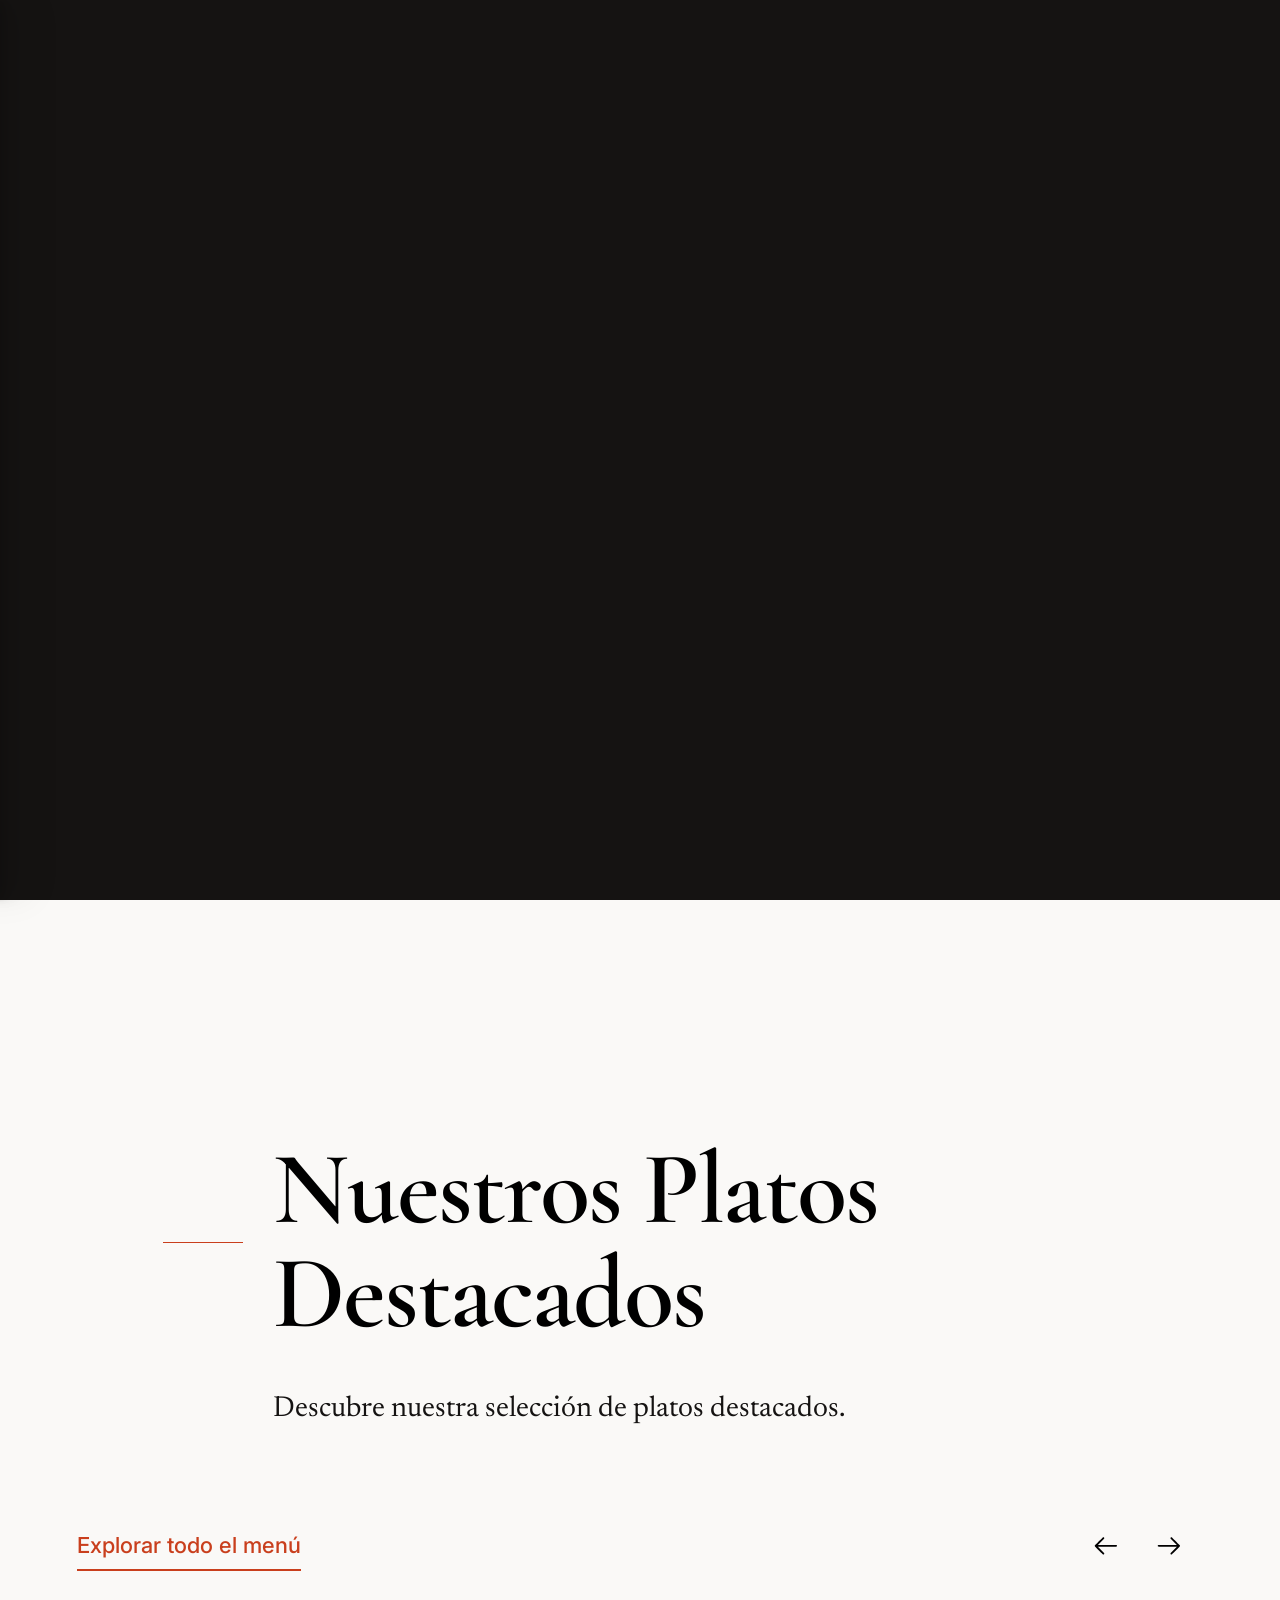
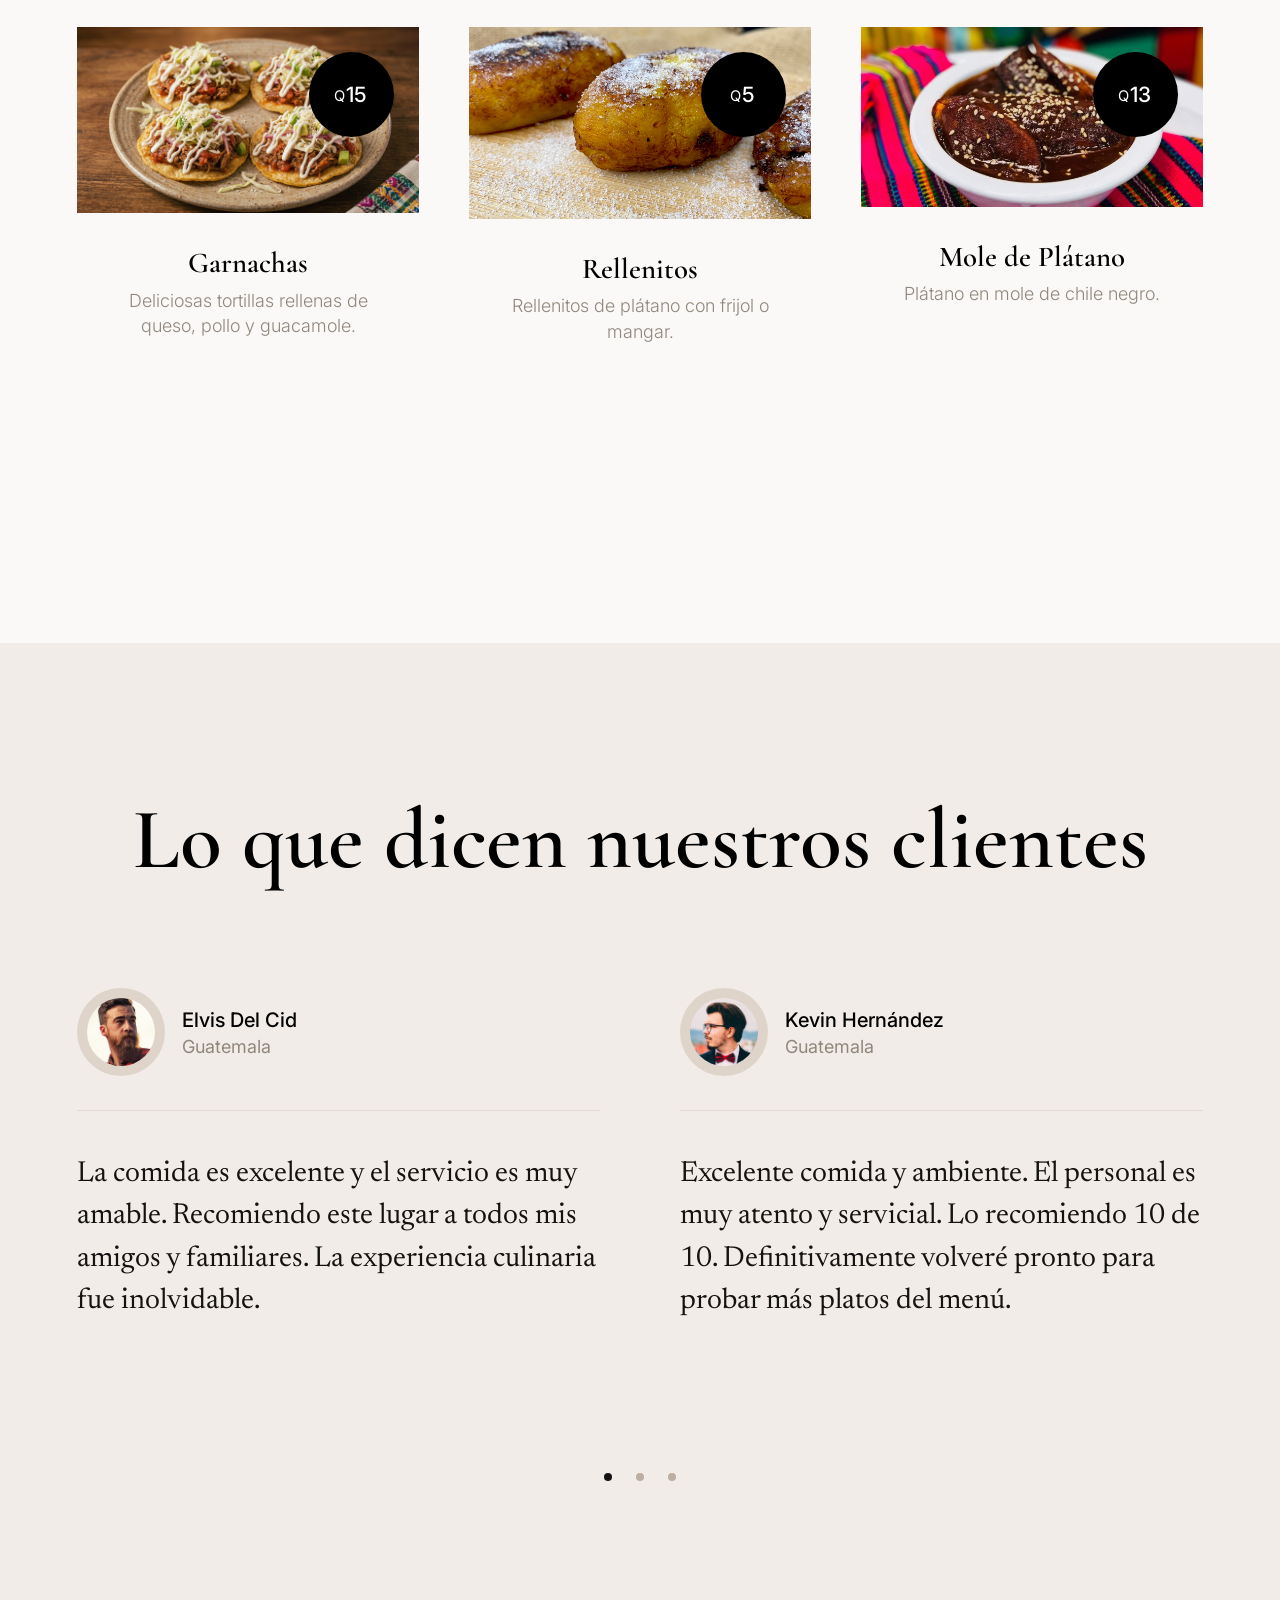
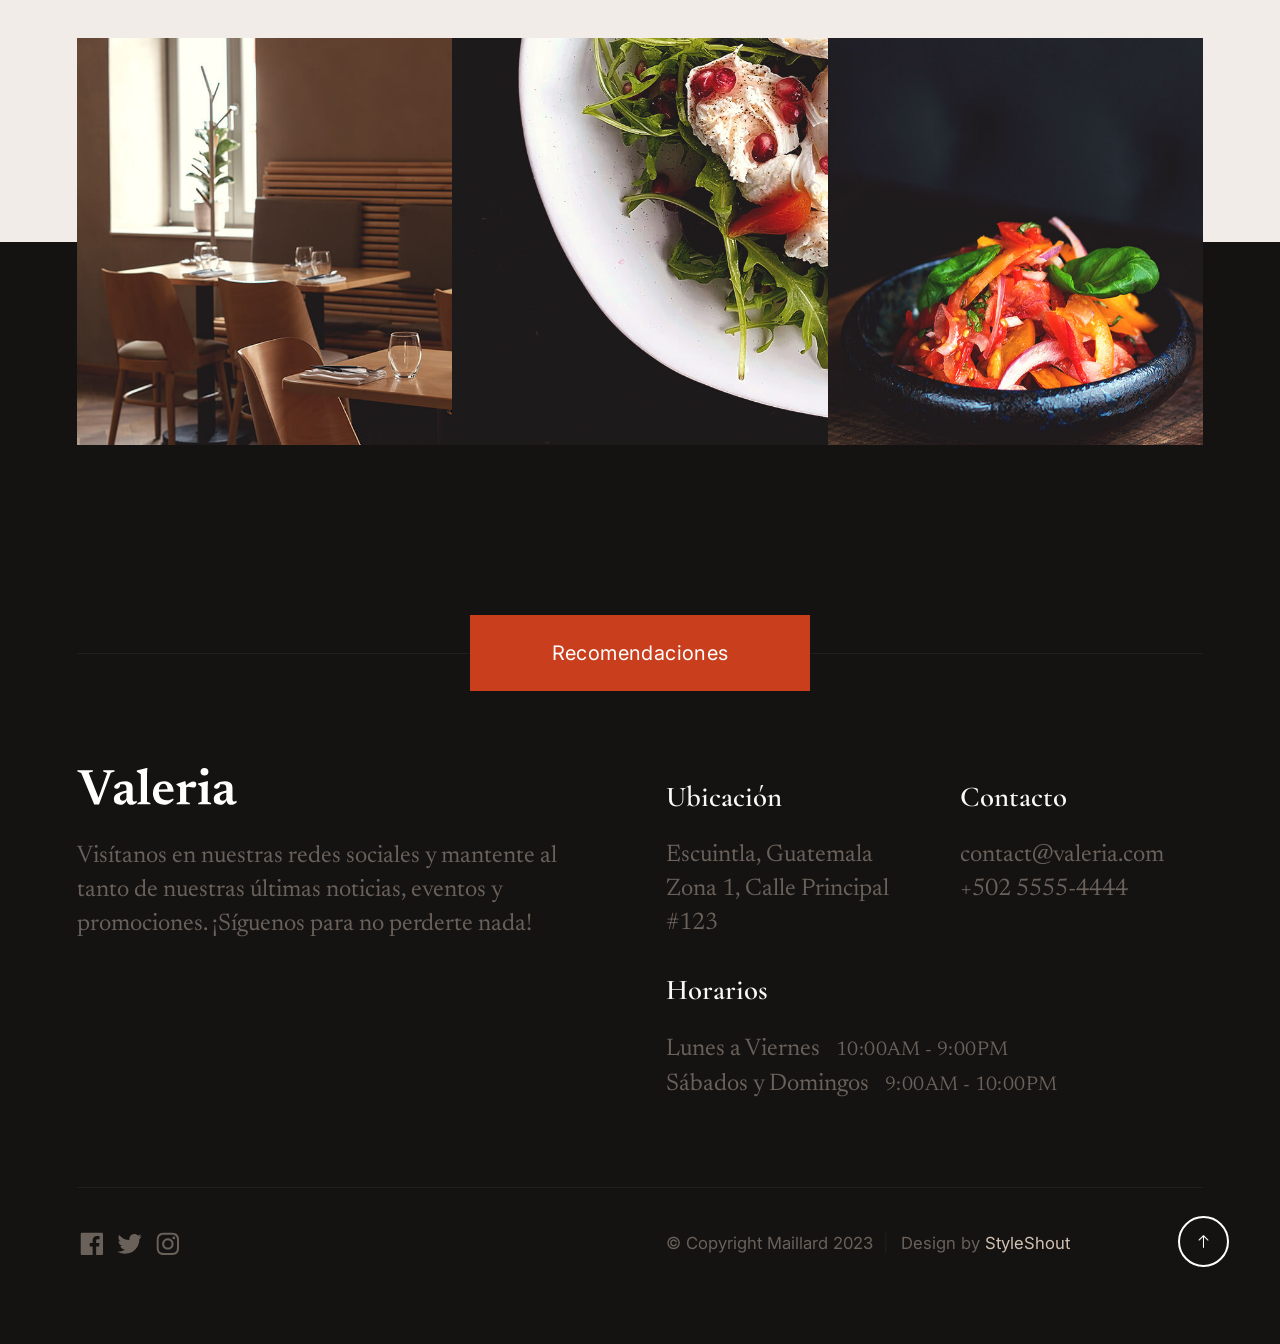
<file: frontend/index.html>
<!doctype html>
<html lang="en" class="no-js">
  <head>
    <!--- basic page needs
    ================================================== -->
    <meta charset="utf-8" />
    <meta name="viewport" content="width=device-width, initial-scale=1" />
    <title>Valeria | Comedor</title>

    <script>
      document.documentElement.classList.remove("no-js");
      document.documentElement.classList.add("js");
    </script>

    <!-- CSS
    ================================================== -->
    <link rel="stylesheet" href="css/vendor.css" />
    <link rel="stylesheet" href="css/styles.css" />

    <!-- favicons
    ================================================== -->
    <link rel="apple-touch-icon" sizes="180x180" href="favicon-180x180.svg" />
    <link rel="icon" type="image/png" sizes="32x32" href="favicon-32x32.svg" />
    <link rel="icon" type="image/png" sizes="16x16" href="favicon-16x16.svg" />
    <link rel="manifest" href="site.webmanifest" />
  </head>

  <body id="top">
    <!-- preloader
    ================================================== -->
    <div id="preloader">
      <div id="loader" class="dots-fade">
        <div></div>
        <div></div>
        <div></div>
      </div>
    </div>

    <!-- page wrap
    ================================================== -->
    <div id="page" class="s-pagewrap ss-home">
      <div class="menu-underlay"></div>

      <!-- # site header 
        ================================================== -->
      <header class="s-header">
        <div class="s-header__block">
          <a class="s-header__menu-toggle" href="#0"><span>Browse</span></a>

          <div class="s-header__cta">
            <a
              href="recommendations.html"
              class="btn btn--primary s-header__cta-btn"
              >Recomendaciones</a
            >
          </div>
        </div>
        <!-- end s-header__block -->

        <nav class="s-header__nav">
          <a href="#0" class="s-header__nav-close-btn" title="close"
            ><span>Close</span></a
          >

          <div class="s-header__nav-logo">
            <a href="index.html">
              <img src="images/logo.svg" alt="Homepage" />
            </a>
          </div>
          <!-- s-header__nav-logo -->

          <ul class="s-header__nav-links">
            <li class="current"><a href="index.html">Inicio</a></li>
            <li><a href="menu.html">Menu</a></li>
            <li><a href="recommendations.html">Recomendaciones</a></li>
          </ul>
          <!-- s-header__nav-links -->

          <div class="s-header__nav-bottom">
            <h6>Booking Request</h6>

            <div class="s-header__booking">
              <div class="s-header__booking-no">
                <a href="#">+502 5555-4444</a>
              </div>
            </div>

            <ul class="s-header__nav-social social-list">
              <li>
                <a href="#0">
                  <svg
                    xmlns="http://www.w3.org/2000/svg"
                    width="24"
                    height="24"
                    viewBox="0 0 24 24"
                    style="fill: rgba(0, 0, 0, 1); transform:; -ms-filter:"
                  >
                    <path
                      d="M20,3H4C3.447,3,3,3.448,3,4v16c0,0.552,0.447,1,1,1h8.615v-6.96h-2.338v-2.725h2.338v-2c0-2.325,1.42-3.592,3.5-3.592 c0.699-0.002,1.399,0.034,2.095,0.107v2.42h-1.435c-1.128,0-1.348,0.538-1.348,1.325v1.735h2.697l-0.35,2.725h-2.348V21H20 c0.553,0,1-0.448,1-1V4C21,3.448,20.553,3,20,3z"
                    ></path>
                  </svg>
                  <span class="u-screen-reader-text">Facebook</span>
                </a>
              </li>
              <li>
                <a href="#0">
                  <svg
                    xmlns="http://www.w3.org/2000/svg"
                    width="24"
                    height="24"
                    viewBox="0 0 24 24"
                    style="fill: rgba(0, 0, 0, 1); transform:; -ms-filter:"
                  >
                    <path
                      d="M19.633,7.997c0.013,0.175,0.013,0.349,0.013,0.523c0,5.325-4.053,11.461-11.46,11.461c-2.282,0-4.402-0.661-6.186-1.809 c0.324,0.037,0.636,0.05,0.973,0.05c1.883,0,3.616-0.636,5.001-1.721c-1.771-0.037-3.255-1.197-3.767-2.793 c0.249,0.037,0.499,0.062,0.761,0.062c0.361,0,0.724-0.05,1.061-0.137c-1.847-0.374-3.23-1.995-3.23-3.953v-0.05 c0.537,0.299,1.16,0.486,1.82,0.511C3.534,9.419,2.823,8.184,2.823,6.787c0-0.748,0.199-1.434,0.548-2.032 c1.983,2.443,4.964,4.04,8.306,4.215c-0.062-0.3-0.1-0.611-0.1-0.923c0-2.22,1.796-4.028,4.028-4.028 c1.16,0,2.207,0.486,2.943,1.272c0.91-0.175,1.782-0.512,2.556-0.973c-0.299,0.935-0.936,1.721-1.771,2.22 c0.811-0.088,1.597-0.312,2.319-0.624C21.104,6.712,20.419,7.423,19.633,7.997z"
                    ></path>
                  </svg>
                  <span class="u-screen-reader-text">Twitter</span>
                </a>
              </li>
              <li>
                <a href="#0">
                  <svg
                    xmlns="http://www.w3.org/2000/svg"
                    width="24"
                    height="24"
                    viewBox="0 0 24 24"
                    style="fill: rgba(0, 0, 0, 1); transform:; -ms-filter:"
                  >
                    <path
                      d="M11.999,7.377c-2.554,0-4.623,2.07-4.623,4.623c0,2.554,2.069,4.624,4.623,4.624c2.552,0,4.623-2.07,4.623-4.624 C16.622,9.447,14.551,7.377,11.999,7.377L11.999,7.377z M11.999,15.004c-1.659,0-3.004-1.345-3.004-3.003 c0-1.659,1.345-3.003,3.004-3.003s3.002,1.344,3.002,3.003C15.001,13.659,13.658,15.004,11.999,15.004L11.999,15.004z"
                    ></path>
                    <circle cx="16.806" cy="7.207" r="1.078"></circle>
                    <path
                      d="M20.533,6.111c-0.469-1.209-1.424-2.165-2.633-2.632c-0.699-0.263-1.438-0.404-2.186-0.42 c-0.963-0.042-1.268-0.054-3.71-0.054s-2.755,0-3.71,0.054C7.548,3.074,6.809,3.215,6.11,3.479C4.9,3.946,3.945,4.902,3.477,6.111 c-0.263,0.7-0.404,1.438-0.419,2.186c-0.043,0.962-0.056,1.267-0.056,3.71c0,2.442,0,2.753,0.056,3.71 c0.015,0.748,0.156,1.486,0.419,2.187c0.469,1.208,1.424,2.164,2.634,2.632c0.696,0.272,1.435,0.426,2.185,0.45 c0.963,0.042,1.268,0.055,3.71,0.055s2.755,0,3.71-0.055c0.747-0.015,1.486-0.157,2.186-0.419c1.209-0.469,2.164-1.424,2.633-2.633 c0.263-0.7,0.404-1.438,0.419-2.186c0.043-0.962,0.056-1.267,0.056-3.71s0-2.753-0.056-3.71C20.941,7.57,20.801,6.819,20.533,6.111z M19.315,15.643c-0.007,0.576-0.111,1.147-0.311,1.688c-0.305,0.787-0.926,1.409-1.712,1.711c-0.535,0.199-1.099,0.303-1.67,0.311 c-0.95,0.044-1.218,0.055-3.654,0.055c-2.438,0-2.687,0-3.655-0.055c-0.569-0.007-1.135-0.112-1.669-0.311 c-0.789-0.301-1.414-0.923-1.719-1.711c-0.196-0.534-0.302-1.099-0.311-1.669c-0.043-0.95-0.053-1.218-0.053-3.654 c0-2.437,0-2.686,0.053-3.655c0.007-0.576,0.111-1.146,0.311-1.687c0.305-0.789,0.93-1.41,1.719-1.712 c0.534-0.198,1.1-0.303,1.669-0.311c0.951-0.043,1.218-0.055,3.655-0.055c2.437,0,2.687,0,3.654,0.055 c0.571,0.007,1.135,0.112,1.67,0.311c0.786,0.303,1.407,0.925,1.712,1.712c0.196,0.534,0.302,1.099,0.311,1.669 c0.043,0.951,0.054,1.218,0.054,3.655c0,2.436,0,2.698-0.043,3.654H19.315z"
                    ></path>
                  </svg>
                  <span class="u-screen-reader-text">Instagram</span>
                </a>
              </li>
            </ul>
          </div>
          <!-- s-header__nav-bottom -->
        </nav>
        <!-- end s-header__nav -->
      </header>
      <!-- end s-header -->

      <!-- # intro
        ================================================== -->
      <section id="intro" class="s-intro">
        <div class="s-intro__bg"></div>

        <div class="row s-intro__content">
          <div class="column xl-12">
            <div class="s-intro__pretitle">Comedor</div>
            <h1 class="s-intro__title">Valeria</h1>

            <p class="s-intro__desc lead">
              Bienvenido a Valeria, un lugar donde la gastronomía se convierte
              en una experiencia única.
            </p>
          </div>
        </div>
        <!-- s-intro__content -->

        <div class="s-intro__scroll-down">
          <a href="#about" class="smoothscroll">
            <span class="scroll-text u-screen-reader-text">Scroll Down</span>
            <div class="scroll-icon">
              <svg
                clip-rule="evenodd"
                fill-rule="evenodd"
                stroke-linejoin="round"
                stroke-miterlimit="2"
                viewBox="0 0 24 24"
                xmlns="http://www.w3.org/2000/svg"
              >
                <path
                  d="m5.214 14.522s4.505 4.502 6.259 6.255c.146.147.338.22.53.22s.384-.073.53-.22c1.754-1.752 6.249-6.244 6.249-6.244.144-.144.216-.334.217-.523 0-.193-.074-.386-.221-.534-.293-.293-.766-.294-1.057-.004l-4.968 4.968v-14.692c0-.414-.336-.75-.75-.75s-.75.336-.75.75v14.692l-4.979-4.978c-.289-.289-.761-.287-1.054.006-.148.148-.222.341-.221.534 0 .189.071.377.215.52z"
                  fill-rule="nonzero"
                />
              </svg>
            </div>
          </a>
        </div>
        <!-- s-intro__scroll-down -->
      </section>
      <!-- end s-intro -->

      <!-- # menu block
        ================================================== -->
      <section class="s-menublock">
        <div class="row s-menublock__top">
          <div class="column xl-8 lg-12">
            <div class="s-menublock__content-header section-header">
              <h2 class="text-display-title with-line">
                Nuestros Platos Destacados
              </h2>
              <p class="attention-getter">
                Descubre nuestra selección de platos destacados.
              </p>
            </div>
            <!-- end s-menublock__content-header -->
          </div>
        </div>
        <!-- end s-menublock__top -->

        <div class="row">
          <div class="column xl-12 menublock__slider-nav">
            <a href="menu.html" class="menu-link">Explorar todo el menú</a>

            <div class="menublock-buttons">
              <div class="menublock-btn-prev">
                <svg
                  clip-rule="evenodd"
                  fill-rule="evenodd"
                  stroke-linejoin="round"
                  stroke-miterlimit="2"
                  viewBox="0 0 24 24"
                  xmlns="http://www.w3.org/2000/svg"
                >
                  <path
                    d="m9.474 5.209s-4.501 4.505-6.254 6.259c-.147.146-.22.338-.22.53s.073.384.22.53c1.752 1.754 6.252 6.257 6.252 6.257.145.145.336.217.527.217.191-.001.383-.074.53-.221.293-.293.294-.766.004-1.057l-4.976-4.976h14.692c.414 0 .75-.336.75-.75s-.336-.75-.75-.75h-14.692l4.978-4.979c.289-.289.287-.761-.006-1.054-.147-.147-.339-.221-.53-.221-.191-.001-.38.071-.525.215z"
                    fill-rule="nonzero"
                  />
                </svg>
              </div>
              <div class="menublock-btn-next">
                <svg
                  clip-rule="evenodd"
                  fill-rule="evenodd"
                  stroke-linejoin="round"
                  stroke-miterlimit="2"
                  viewBox="0 0 24 24"
                  xmlns="http://www.w3.org/2000/svg"
                >
                  <path
                    d="m14.523 18.787s4.501-4.505 6.255-6.26c.146-.146.219-.338.219-.53s-.073-.383-.219-.53c-1.753-1.754-6.255-6.258-6.255-6.258-.144-.145-.334-.217-.524-.217-.193 0-.385.074-.532.221-.293.292-.295.766-.004 1.056l4.978 4.978h-14.692c-.414 0-.75.336-.75.75s.336.75.75.75h14.692l-4.979 4.979c-.289.289-.286.762.006 1.054.148.148.341.222.533.222.19 0 .378-.072.522-.215z"
                    fill-rule="nonzero"
                  />
                </svg>
              </div>
            </div>
          </div>
          <!-- end s-menublock__slider-nav -->
        </div>

        <div class="row s-menublock__slider-wrap">
          <div class="column xl-12">
            <div class="swiper-container s-menublock__slider">
              <div class="swiper-wrapper">
                <div class="s-menublock__slide swiper-slide">
                  <div class="menublock-item">
                    <div class="menublock-item__thumb">
                      <img
                        src="images/menu/garnachas.jpg"
                        srcset="
                          images/menu/garnachas.jpg    1x,
                          images/menu/garnachas@2x.jpg 2x
                        "
                        alt=""
                      />
                    </div>
                    <div class="menublock-item__text">
                      <h5>Garnachas</h5>
                      <p>
                        Deliciosas tortillas rellenas de queso, pollo y
                        guacamole.
                      </p>
                    </div>
                    <div class="menublock-item__price-wrap">
                      <div class="menublock-item__price"><span>Q</span>15</div>
                    </div>
                  </div>
                  <!-- end menublock-item -->
                </div>
                <!-- end s-menublock__slide -->

                <div class="s-menublock__slide swiper-slide">
                  <div class="menublock-item">
                    <div class="menublock-item__thumb">
                      <img
                        src="images/menu/rellenitos.jpg"
                        srcset="
                          images/menu/rellenitos.jpg    1x,
                          images/menu/rellenitos@2x.jpg 2x
                        "
                        alt=""
                      />
                    </div>
                    <div class="menublock-item__text">
                      <h5>Rellenitos</h5>
                      <p>Rellenitos de plátano con frijol o mangar.</p>
                    </div>
                    <div class="menublock-item__price-wrap">
                      <div class="menublock-item__price"><span>Q</span>5</div>
                    </div>
                  </div>
                  <!-- end menublock-item -->
                </div>
                <!-- end s-menublock__slide -->

                <div class="s-menublock__slide swiper-slide">
                  <div class="menublock-item">
                    <div class="menublock-item__thumb">
                      <img
                        src="images/menu/mole-de-platano.jpg"
                        srcset="
                          images/menu/mole-de-platano.jpg    1x,
                          images/menu/mole-de-platano@2x.jpg 2x
                        "
                        alt=""
                      />
                    </div>
                    <div class="menublock-item__text">
                      <h5>Mole de Plátano</h5>
                      <p>Plátano en mole de chile negro.</p>
                    </div>
                    <div class="menublock-item__price-wrap">
                      <div class="menublock-item__price"><span>Q</span>13</div>
                    </div>
                  </div>
                  <!-- end menublock-item -->
                </div>
                <!-- end s-menublock__slide -->

                <div class="s-menublock__slide swiper-slide">
                  <div class="menublock-item">
                    <div class="menublock-item__thumb">
                      <img
                        src="images/menu/pollo-guisado.jpg"
                        srcset="
                          images/menu/pollo-guisado.jpg    1x,
                          images/menu/pollo-guisado@2x.jpg 2x
                        "
                        alt=""
                      />
                    </div>
                    <div class="menublock-item__text">
                      <h5>Pollo guisado</h5>
                      <p>Pollo cocido en salsa de chile.</p>
                    </div>
                    <div class="menublock-item__price-wrap">
                      <div class="menublock-item__price"><span>Q</span>30</div>
                    </div>
                  </div>
                  <!-- end menublock-item -->
                </div>
                <!-- end s-menublock__slide -->

                <div class="s-menublock__slide swiper-slide">
                  <div class="menublock-item">
                    <div class="menublock-item__thumb">
                      <img
                        src="images/menu/tostadas.jpg"
                        srcset="
                          images/menu/tostadas.jpg    1x,
                          images/menu/tostadas@2x.jpg 2x
                        "
                        alt=""
                      />
                    </div>
                    <div class="menublock-item__text">
                      <h5>Tostadas</h5>
                      <p>Gran variedad de tostadas.</p>
                    </div>
                    <div class="menublock-item__price-wrap">
                      <div class="menublock-item__price"><span>Q</span>6</div>
                    </div>
                  </div>
                  <!-- end menublock-item -->
                </div>
                <!-- end s-menublock__slide -->
              </div>
              <!-- end swiper-wrapper -->
            </div>
            <!-- end s-menublock__slider -->
          </div>
        </div>
        <!-- s-menublock__slider-wrap -->
      </section>
      <!-- end s-menublock -->

      <!-- # testimonials
        ================================================== -->
      <section id="testimonials" class="s-testimonials">
        <div class="row s-testimonials__content">
          <div class="column xl-12">
            <h3 class="s-testimonials__title text-center">
              Lo que dicen nuestros clientes
            </h3>

            <div class="swiper-container s-testimonials__slider">
              <div class="swiper-wrapper">
                <div class="s-testimonials__slide swiper-slide">
                  <div class="s-testimonials__author">
                    <img
                      src="images/avatars/user-02.jpg"
                      alt="Author image"
                      class="s-testimonials__avatar"
                    />
                    <cite class="s-testimonials__cite">
                      Elvis Del Cid
                      <span>Guatemala</span>
                    </cite>
                  </div>
                  <p>
                    La comida es excelente y el servicio es muy amable.
                    Recomiendo este lugar a todos mis amigos y familiares. La
                    experiencia culinaria fue inolvidable.
                  </p>
                </div>
                <!-- end s-testimonials__slide -->

                <div class="s-testimonials__slide swiper-slide">
                  <div class="s-testimonials__author">
                    <img
                      src="images/avatars/user-03.jpg"
                      alt="Author image"
                      class="s-testimonials__avatar"
                    />
                    <cite class="s-testimonials__cite">
                      Kevin Hernández
                      <span>Guatemala</span>
                    </cite>
                  </div>
                  <p>
                    Excelente comida y ambiente. El personal es muy atento y
                    servicial. Lo recomiendo 10 de 10. Definitivamente volveré
                    pronto para probar más platos del menú.
                  </p>
                </div>
                <!-- end s-testimonials__slide -->

                <div class="s-testimonials__slide swiper-slide">
                  <div class="s-testimonials__author">
                    <img
                      src="images/avatars/user-01.jpg"
                      alt="Author image"
                      class="s-testimonials__avatar"
                    />
                    <cite class="s-testimonials__cite">
                      Eduardo Mendoza
                      <span>Guatemala</span>
                    </cite>
                  </div>
                  <p>
                    La comida es deliciosa y el servicio es excepcional. El
                    ambiente es acogedor y perfecto para una cena familiar o una
                    reunión con amigos. Definitivamente volveré.
                  </p>
                </div>
                <!-- end s-testimonials__slide -->

                <div class="s-testimonials__slide swiper-slide">
                  <div class="s-testimonials__author">
                    <img
                      src="images/avatars/user-06.jpg"
                      alt="Author image"
                      class="s-testimonials__avatar"
                    />
                    <cite class="s-testimonials__cite">
                      Henry Morales
                      <span>Guatemala</span>
                    </cite>
                  </div>
                  <p>
                    Definitivamente uno de los mejores lugares para comer en la
                    ciudad, la comida es deliciosa y el servicio es excelente.
                    Recomiendo probar el plato del día, siempre es una sorpresa
                    agradable.
                  </p>
                </div>
                <!-- end s-testimonials__slide -->
              </div>
              <!-- end swiper-wrapper -->

              <div class="swiper-pagination"></div>
            </div>
            <!-- end s-testimonials__slider -->
          </div>
          <!-- end column -->
        </div>
        <!-- end s-testimonials__content -->
      </section>
      <!-- end s-testimonials -->

      <!-- # gallery
        ================================================== -->
      <section id="gallery" class="s-gallery">
        <div class="row s-gallery__inner">
          <div class="column xl-12">
            <div class="gallery-items grid-list-items">
              <!-- end gallery-items__item -->
              <div class="gallery-items__item grid-list-items__item">
                <a
                  href="images/gallery/large/l-gallery-01.jpg"
                  class="gallery-items__item-thumb glightbox"
                >
                  <img
                    src="images/gallery/gallery-01.jpg"
                    srcset="
                      images/gallery/gallery-01.jpg    1x,
                      images/gallery/gallery-01@2x.jpg 2x
                    "
                    alt=""
                  />
                </a>
              </div>
              <!-- end gallery-items__item-->

              <div class="gallery-items__item grid-list-items__item">
                <a
                  href="images/gallery/large/l-gallery-02.jpg"
                  class="gallery-items__item-thumb glightbox"
                >
                  <img
                    src="images/gallery/gallery-02.jpg"
                    srcset="
                      images/gallery/gallery-02.jpg    1x,
                      images/gallery/gallery-02@2x.jpg 2x
                    "
                    alt=""
                  />
                </a>
              </div>

              <!-- end gallery-items__item -->

              <div class="gallery-items__item grid-list-items__item">
                <a
                  href="images/gallery/large/l-gallery-05.jpg"
                  class="gallery-items__item-thumb glightbox"
                >
                  <img
                    src="images/gallery/gallery-05.jpg"
                    srcset="
                      images/gallery/gallery-05.jpg    1x,
                      images/gallery/gallery-05@2x.jpg 2x
                    "
                    alt=""
                  />
                </a>
              </div>
            </div>
            <!-- end grid-list-items -->
          </div>
        </div>
        <!-- end s-gallery__inner -->
      </section>
      <!-- end s-gallery -->

      <!-- # footer 
        ================================================== -->
      <footer id="footer" class="s-footer">
        <div class="row s-footer__top row-x-center">
          <div class="column xl-4 lg-6 tab-8 mob-12">
            <a
              href="recommendations.html"
              class="btn btn--primary btn--large u-fullwidth"
              >Recomendaciones</a
            >
          </div>
        </div>

        <div class="row s-footer__main-content">
          <div class="column xl-6 md-12 s-footer__block s-footer__about">
            <div class="s-footer__logo">
              <a class="logo" href="index.html">
                <img src="images/logo.svg" alt="Homepage" />
              </a>
            </div>

            <p>
              Visítanos en nuestras redes sociales y mantente al tanto de
              nuestras últimas noticias, eventos y promociones. ¡Síguenos para
              no perderte nada!
            </p>
          </div>
          <!-- end s-footer__about -->

          <div class="column xl-6 md-12 s-footer__block s-footer__info">
            <div class="row">
              <div class="column xl-6 lg-12">
                <h5>Ubicación</h5>
                <p>
                  Escuintla, Guatemala <br />
                  Zona 1, Calle Principal #123 <br />
                </p>
              </div>
              <div class="column xl-6 lg-12">
                <h5>Contacto</h5>
                <ul class="link-list">
                  <li><a href="mailto:#0">contact@valeria.com</a></li>
                  <li><a href="tel:+2135551212">+502 5555-4444</a></li>
                </ul>
              </div>
              <div class="column">
                <h5>Horarios</h5>
                <ul class="opening-hours">
                  <li>
                    <span class="opening-hours__days">Lunes a Viernes</span
                    ><span class="opening-hours__time">10:00am - 9:00pm</span>
                  </li>
                  <li>
                    <span class="opening-hours__days">Sábados y Domingos</span
                    ><span class="opening-hours__time">9:00am - 10:00pm</span>
                  </li>
                </ul>
              </div>
            </div>
          </div>
          <!-- end s-footer__info -->
        </div>
        <!-- end  s-footer__main-content -->

        <div class="row s-footer__bottom">
          <div class="column xl-6 lg-12">
            <ul class="s-footer__social social-list">
              <li>
                <a href="#0">
                  <svg
                    xmlns="http://www.w3.org/2000/svg"
                    width="24"
                    height="24"
                    viewBox="0 0 24 24"
                    style="fill: rgba(0, 0, 0, 1); transform:; -ms-filter:"
                  >
                    <path
                      d="M20,3H4C3.447,3,3,3.448,3,4v16c0,0.552,0.447,1,1,1h8.615v-6.96h-2.338v-2.725h2.338v-2c0-2.325,1.42-3.592,3.5-3.592 c0.699-0.002,1.399,0.034,2.095,0.107v2.42h-1.435c-1.128,0-1.348,0.538-1.348,1.325v1.735h2.697l-0.35,2.725h-2.348V21H20 c0.553,0,1-0.448,1-1V4C21,3.448,20.553,3,20,3z"
                    ></path>
                  </svg>
                  <span class="u-screen-reader-text">Facebook</span>
                </a>
              </li>
              <li>
                <a href="#0">
                  <svg
                    xmlns="http://www.w3.org/2000/svg"
                    width="24"
                    height="24"
                    viewBox="0 0 24 24"
                    style="fill: rgba(0, 0, 0, 1); transform:; -ms-filter:"
                  >
                    <path
                      d="M19.633,7.997c0.013,0.175,0.013,0.349,0.013,0.523c0,5.325-4.053,11.461-11.46,11.461c-2.282,0-4.402-0.661-6.186-1.809 c0.324,0.037,0.636,0.05,0.973,0.05c1.883,0,3.616-0.636,5.001-1.721c-1.771-0.037-3.255-1.197-3.767-2.793 c0.249,0.037,0.499,0.062,0.761,0.062c0.361,0,0.724-0.05,1.061-0.137c-1.847-0.374-3.23-1.995-3.23-3.953v-0.05 c0.537,0.299,1.16,0.486,1.82,0.511C3.534,9.419,2.823,8.184,2.823,6.787c0-0.748,0.199-1.434,0.548-2.032 c1.983,2.443,4.964,4.04,8.306,4.215c-0.062-0.3-0.1-0.611-0.1-0.923c0-2.22,1.796-4.028,4.028-4.028 c1.16,0,2.207,0.486,2.943,1.272c0.91-0.175,1.782-0.512,2.556-0.973c-0.299,0.935-0.936,1.721-1.771,2.22 c0.811-0.088,1.597-0.312,2.319-0.624C21.104,6.712,20.419,7.423,19.633,7.997z"
                    ></path>
                  </svg>
                  <span class="u-screen-reader-text">Twitter</span>
                </a>
              </li>
              <li>
                <a href="#0">
                  <svg
                    xmlns="http://www.w3.org/2000/svg"
                    width="24"
                    height="24"
                    viewBox="0 0 24 24"
                    style="fill: rgba(0, 0, 0, 1); transform:; -ms-filter:"
                  >
                    <path
                      d="M11.999,7.377c-2.554,0-4.623,2.07-4.623,4.623c0,2.554,2.069,4.624,4.623,4.624c2.552,0,4.623-2.07,4.623-4.624 C16.622,9.447,14.551,7.377,11.999,7.377L11.999,7.377z M11.999,15.004c-1.659,0-3.004-1.345-3.004-3.003 c0-1.659,1.345-3.003,3.004-3.003s3.002,1.344,3.002,3.003C15.001,13.659,13.658,15.004,11.999,15.004L11.999,15.004z"
                    ></path>
                    <circle cx="16.806" cy="7.207" r="1.078"></circle>
                    <path
                      d="M20.533,6.111c-0.469-1.209-1.424-2.165-2.633-2.632c-0.699-0.263-1.438-0.404-2.186-0.42 c-0.963-0.042-1.268-0.054-3.71-0.054s-2.755,0-3.71,0.054C7.548,3.074,6.809,3.215,6.11,3.479C4.9,3.946,3.945,4.902,3.477,6.111 c-0.263,0.7-0.404,1.438-0.419,2.186c-0.043,0.962-0.056,1.267-0.056,3.71c0,2.442,0,2.753,0.056,3.71 c0.015,0.748,0.156,1.486,0.419,2.187c0.469,1.208,1.424,2.164,2.634,2.632c0.696,0.272,1.435,0.426,2.185,0.45 c0.963,0.042,1.268,0.055,3.71,0.055s2.755,0,3.71-0.055c0.747-0.015,1.486-0.157,2.186-0.419c1.209-0.469,2.164-1.424,2.633-2.633 c0.263-0.7,0.404-1.438,0.419-2.186c0.043-0.962,0.056-1.267,0.056-3.71s0-2.753-0.056-3.71C20.941,7.57,20.801,6.819,20.533,6.111z M19.315,15.643c-0.007,0.576-0.111,1.147-0.311,1.688c-0.305,0.787-0.926,1.409-1.712,1.711c-0.535,0.199-1.099,0.303-1.67,0.311 c-0.95,0.044-1.218,0.055-3.654,0.055c-2.438,0-2.687,0-3.655-0.055c-0.569-0.007-1.135-0.112-1.669-0.311 c-0.789-0.301-1.414-0.923-1.719-1.711c-0.196-0.534-0.302-1.099-0.311-1.669c-0.043-0.95-0.053-1.218-0.053-3.654 c0-2.437,0-2.686,0.053-3.655c0.007-0.576,0.111-1.146,0.311-1.687c0.305-0.789,0.93-1.41,1.719-1.712 c0.534-0.198,1.1-0.303,1.669-0.311c0.951-0.043,1.218-0.055,3.655-0.055c2.437,0,2.687,0,3.654,0.055 c0.571,0.007,1.135,0.112,1.67,0.311c0.786,0.303,1.407,0.925,1.712,1.712c0.196,0.534,0.302,1.099,0.311,1.669 c0.043,0.951,0.054,1.218,0.054,3.655c0,2.436,0,2.698-0.043,3.654H19.315z"
                    ></path>
                  </svg>
                  <span class="u-screen-reader-text">Instagram</span>
                </a>
              </li>
            </ul>
          </div>
          <!-- end section-footer__social -->

          <div class="column xl-6 lg-12">
            <p class="ss-copyright">
              <span>© Copyright Maillard 2023</span>
              <span
                >Design by
                <a href="https://styleshout.com/">StyleShout</a></span
              >
            </p>
          </div>
        </div>
        <!-- end section-footer__bottom -->

        <div class="ss-go-top">
          <a class="smoothscroll" title="Back to Top" href="#top">
            <svg
              clip-rule="evenodd"
              fill-rule="evenodd"
              stroke-linejoin="round"
              stroke-miterlimit="2"
              viewBox="0 0 24 24"
              xmlns="http://www.w3.org/2000/svg"
            >
              <path
                d="m14.523 18.787s4.501-4.505 6.255-6.26c.146-.146.219-.338.219-.53s-.073-.383-.219-.53c-1.753-1.754-6.255-6.258-6.255-6.258-.144-.145-.334-.217-.524-.217-.193 0-.385.074-.532.221-.293.292-.295.766-.004 1.056l4.978 4.978h-14.692c-.414 0-.75.336-.75.75s.336.75.75.75h14.692l-4.979 4.979c-.289.289-.286.762.006 1.054.148.148.341.222.533.222.19 0 .378-.072.522-.215z"
                fill-rule="nonzero"
              />
            </svg>
          </a>
          <span>Back To Top</span>
        </div>
        <!-- end ss-go-top -->
      </footer>
      <!-- end s-footer -->
    </div>
    <!-- end page-wrap -->

    <!-- Java Script
    ================================================== -->
    <script src="js/plugins.js"></script>
    <script src="js/main.js"></script>
  </body>
</html>
</file>
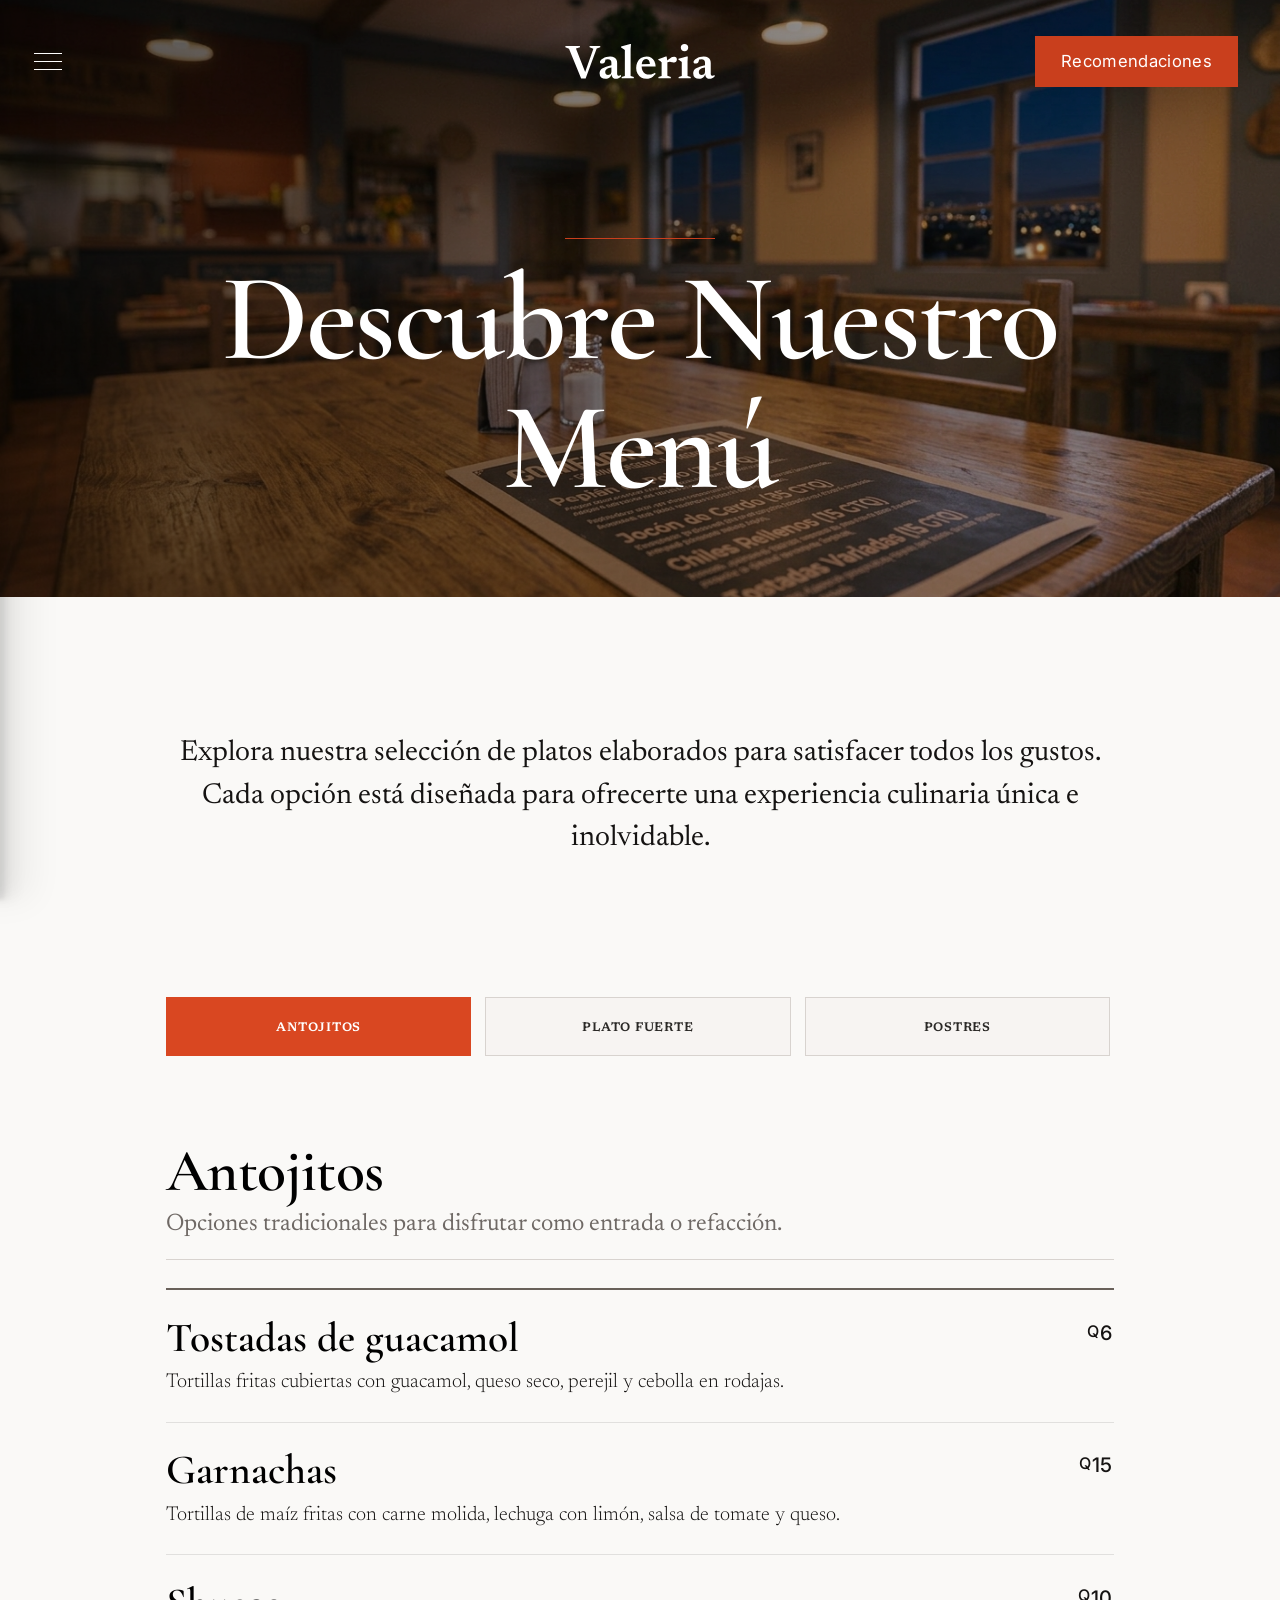
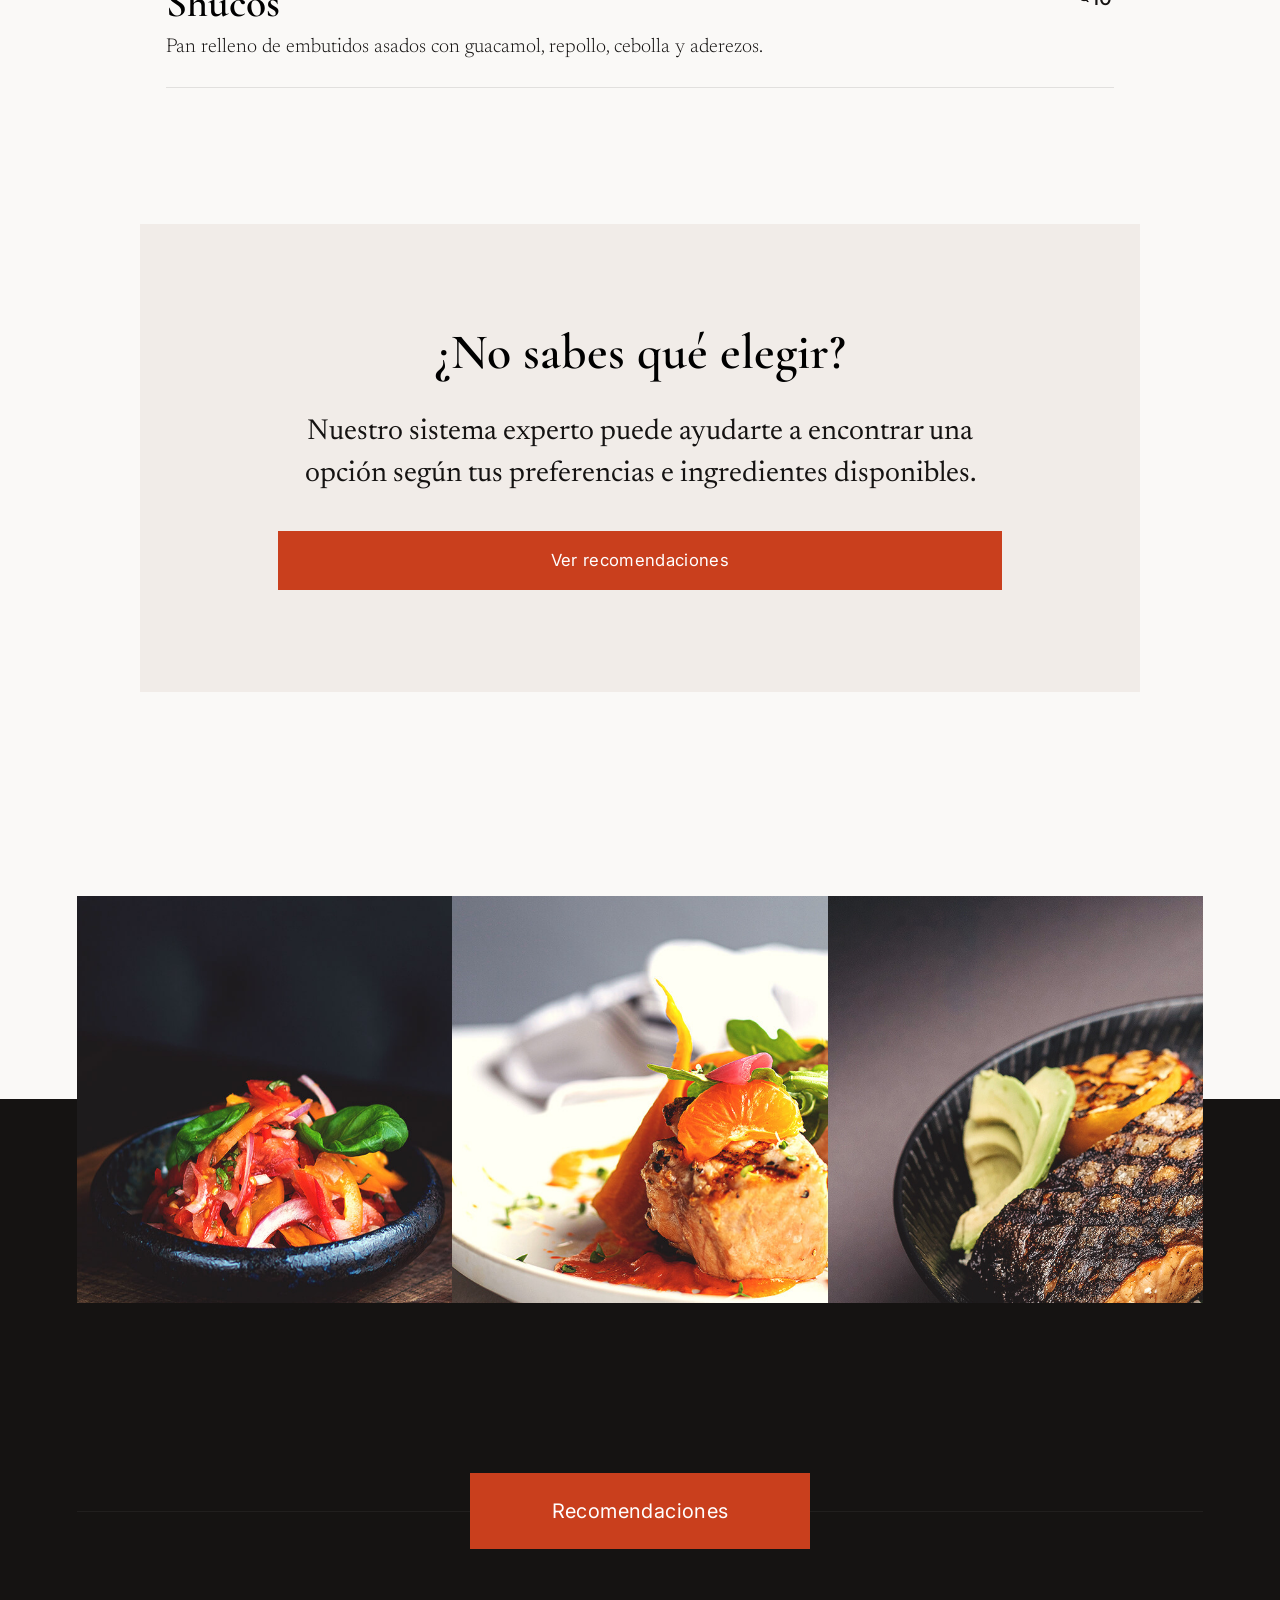
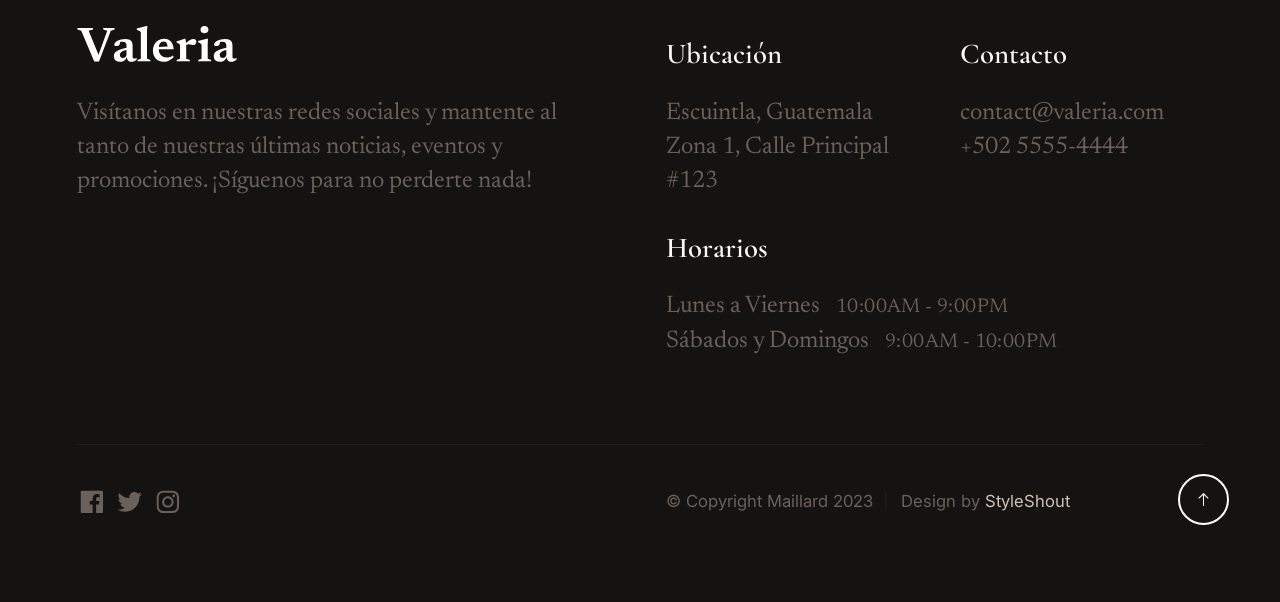
<file: frontend/menu.html>
<!doctype html>
<html lang="en" class="no-js">
  <head>
    <!--- basic page needs
    ================================================== -->
    <meta charset="utf-8" />
    <meta name="viewport" content="width=device-width, initial-scale=1" />
    <title>Menu - Valeria</title>

    <script>
      document.documentElement.classList.remove("no-js");
      document.documentElement.classList.add("js");
    </script>

    <!-- CSS
    ================================================== -->
    <link rel="stylesheet" href="css/vendor.css" />
    <link rel="stylesheet" href="css/styles.css" />

    <!-- favicons
    ================================================== -->
    <link rel="apple-touch-icon" sizes="180x180" href="favicon-180x180.svg" />
    <link rel="icon" type="image/png" sizes="32x32" href="favicon-32x32.svg" />
    <link rel="icon" type="image/png" sizes="16x16" href="favicon-16x16.svg" />
    <link rel="manifest" href="site.webmanifest" />

    <style>
      .menu-tabs {
        display: flex;
        justify-content: center;
        gap: 1rem;
        margin-bottom: 4.5rem;
      }

      .menu-tab {
        flex: 1;
        padding: 1.35rem 1.5rem;
        border: 1px solid #d8d3cf;
        background: #f7f4f2;
        color: #2b2927;
        font: inherit;
        font-size: 1.25rem;
        font-weight: 600;
        letter-spacing: 0.06em;
        text-transform: uppercase;
        cursor: pointer;
        transition: background 0.2s ease, color 0.2s ease, border-color 0.2s ease;
      }

      .menu-tab:hover {
        border-color: #d94721;
        background: #f1e9e5;
      }

      .menu-tab.is-active {
        border-color: #d94721;
        background: #d94721;
        color: #fff;
      }

      .menu-category {
        display: none;
      }

      .menu-category.is-active {
        display: block;
      }

      .menu-category__header {
        margin-bottom: 2.8rem;
        padding-bottom: 1.8rem;
        border-bottom: 1px solid #d8d3cf;
      }

      .menu-category__header h2 {
        margin-bottom: 0.6rem;
      }

      .menu-category__header p {
        margin: 0;
        color: #6f6965;
      }

      @media screen and (max-width: 700px) {
        .menu-tabs {
          gap: 0.6rem;
        }

        .menu-tab {
          padding: 1.1rem 0.6rem;
          font-size: 1rem;
          letter-spacing: 0.03em;
        }
      }
    </style>
  </head>

  <body id="top">
    <!-- preloader
    ================================================== -->
    <div id="preloader">
      <div id="loader" class="dots-fade">
        <div></div>
        <div></div>
        <div></div>
      </div>
    </div>

    <!-- page wrap
    ================================================== -->
    <div id="page" class="s-pagewrap">
      <div class="menu-underlay"></div>

      <!-- # site header 
        ================================================== -->
      <header class="s-header">
        <div class="s-header__block">
          <div class="s-header__logo">
            <a class="logo" href="index.html">
              <img src="images/logo.svg" alt="Homepage" />
            </a>
          </div>

          <a class="s-header__menu-toggle" href="#0"><span>Browse</span></a>

          <div class="s-header__cta">
            <a
              href="recommendations.html"
              class="btn btn--primary s-header__cta-btn"
              >Recomendaciones</a
            >
          </div>
        </div>
        <!-- end s-header__block -->

        <nav class="s-header__nav">
          <a href="#0" class="s-header__nav-close-btn" title="close"
            ><span>Close</span></a
          >

          <div class="s-header__nav-logo">
            <a href="index.html">
              <img src="images/logo.svg" alt="Homepage" />
            </a>
          </div>
          <!-- s-header__nav-logo -->

          <ul class="s-header__nav-links">
            <li><a href="index.html">Inicio</a></li>
            <li class="current"><a href="menu.html">Menu</a></li>
            <li><a href="recommendations.html">Recomendaciones</a></li>
          </ul>
          <!-- s-header__nav-links -->

          <div class="s-header__nav-bottom">
            <h6>Booking Request</h6>

            <div class="s-header__booking">
              <div class="s-header__booking-no">
                <a href="#">+502 5555-4444</a>
              </div>
            </div>

            <ul class="s-header__nav-social social-list">
              <li>
                <a href="#0">
                  <svg
                    xmlns="http://www.w3.org/2000/svg"
                    width="24"
                    height="24"
                    viewBox="0 0 24 24"
                    style="fill: rgba(0, 0, 0, 1); transform:; -ms-filter:"
                  >
                    <path
                      d="M20,3H4C3.447,3,3,3.448,3,4v16c0,0.552,0.447,1,1,1h8.615v-6.96h-2.338v-2.725h2.338v-2c0-2.325,1.42-3.592,3.5-3.592 c0.699-0.002,1.399,0.034,2.095,0.107v2.42h-1.435c-1.128,0-1.348,0.538-1.348,1.325v1.735h2.697l-0.35,2.725h-2.348V21H20 c0.553,0,1-0.448,1-1V4C21,3.448,20.553,3,20,3z"
                    ></path>
                  </svg>
                  <span class="u-screen-reader-text">Facebook</span>
                </a>
              </li>

              <li>
                <a href="#0">
                  <svg
                    xmlns="http://www.w3.org/2000/svg"
                    width="24"
                    height="24"
                    viewBox="0 0 24 24"
                    style="fill: rgba(0, 0, 0, 1); transform:; -ms-filter:"
                  >
                    <path
                      d="M19.633,7.997c0.013,0.175,0.013,0.349,0.013,0.523c0,5.325-4.053,11.461-11.46,11.461c-2.282,0-4.402-0.661-6.186-1.809 c0.324,0.037,0.636,0.05,0.973,0.05c1.883,0,3.616-0.636,5.001-1.721c-1.771-0.037-3.255-1.197-3.767-2.793 c0.249,0.037,0.499,0.062,0.761,0.062c0.361,0,0.724-0.05,1.061-0.137c-1.847-0.374-3.23-1.995-3.23-3.953v-0.05 c0.537,0.299,1.16,0.486,1.82,0.511C3.534,9.419,2.823,8.184,2.823,6.787c0-0.748,0.199-1.434,0.548-2.032 c1.983,2.443,4.964,4.04,8.306,4.215c-0.062-0.3-0.1-0.611-0.1-0.923c0-2.22,1.796-4.028,4.028-4.028 c1.16,0,2.207,0.486,2.943,1.272c0.91-0.175,1.782-0.512,2.556-0.973c-0.299,0.935-0.936,1.721-1.771,2.22 c0.811-0.088,1.597-0.312,2.319-0.624C21.104,6.712,20.419,7.423,19.633,7.997z"
                    ></path>
                  </svg>
                  <span class="u-screen-reader-text">Twitter</span>
                </a>
              </li>

              <li>
                <a href="#0">
                  <svg
                    xmlns="http://www.w3.org/2000/svg"
                    width="24"
                    height="24"
                    viewBox="0 0 24 24"
                    style="fill: rgba(0, 0, 0, 1); transform:; -ms-filter:"
                  >
                    <path
                      d="M11.999,7.377c-2.554,0-4.623,2.07-4.623,4.623c0,2.554,2.069,4.624,4.623,4.624c2.552,0,4.623-2.07,4.623-4.624 C16.622,9.447,14.551,7.377,11.999,7.377L11.999,7.377z M11.999,15.004c-1.659,0-3.004-1.345-3.004-3.003 c0-1.659,1.345-3.003,3.004-3.003s3.002,1.344,3.002,3.003C15.001,13.659,13.658,15.004,11.999,15.004L11.999,15.004z"
                    ></path>

                    <circle cx="16.806" cy="7.207" r="1.078"></circle>

                    <path
                      d="M20.533,6.111c-0.469-1.209-1.424-2.165-2.633-2.632c-0.699-0.263-1.438-0.404-2.186-0.42 c-0.963-0.042-1.268-0.054-3.71-0.054s-2.755,0-3.71,0.054C7.548,3.074,6.809,3.215,6.11,3.479C4.9,3.946,3.945,4.902,3.477,6.111 c-0.263,0.7-0.404,1.438-0.419,2.186c-0.043,0.962-0.056,1.267-0.056,3.71c0,2.442,0,2.753,0.056,3.71 c0.015,0.748,0.156,1.486,0.419,2.187c0.469,1.208,1.424,2.164,2.634,2.632c0.696,0.272,1.435,0.426,2.185,0.45 c0.963,0.042,1.268,0.055,3.71,0.055s2.755,0,3.71-0.055c0.747-0.015,1.486-0.157,2.186-0.419c1.209-0.469,2.164-1.424,2.633-2.633 c0.263-0.7,0.404-1.438,0.419-2.186c0.043-0.962,0.056-1.267,0.056-3.71s0-2.753-0.056-3.71C20.941,7.57,20.801,6.819,20.533,6.111z M19.315,15.643c-0.007,0.576-0.111,1.147-0.311,1.688c-0.305,0.787-0.926,1.409-1.712,1.711c-0.535,0.199-1.099,0.303-1.67,0.311 c-0.95,0.044-1.218,0.055-3.654,0.055c-2.438,0-2.687,0-3.655-0.055c-0.569-0.007-1.135-0.112-1.669-0.311 c-0.789-0.301-1.414-0.923-1.719-1.711c-0.196-0.534-0.302-1.099-0.311-1.669c-0.043-0.95-0.053-1.218-0.053-3.654 c0-2.437,0-2.686,0.053-3.655c0.007-0.576,0.111-1.146,0.311-1.687c0.305-0.789,0.93-1.41,1.719-1.712 c0.534-0.198,1.1-0.303,1.669-0.311c0.951-0.043,1.218-0.055,3.655-0.055c2.437,0,2.687,0,3.654,0.055 c0.571,0.007,1.135,0.112,1.67,0.311c0.786,0.303,1.407,0.925,1.712,1.712c0.196,0.534,0.302,1.099,0.311,1.669 c0.043,0.951,0.054,1.218,0.054,3.655c0,2.436,0,2.698-0.043,3.654H19.315z"
                    ></path>
                  </svg>
                  <span class="u-screen-reader-text">Instagram</span>
                </a>
              </li>
            </ul>
          </div>
          <!-- s-header__nav-bottom -->
        </nav>
        <!-- end s-header__nav -->
      </header>
      <!-- end s-header -->

      <!-- # main content
        ================================================== -->
      <article class="s-content">
        <!-- ## pageheader -->
        <section
          class="s-pageheader pageheader"
          style="background-image: url(images/comedor/anguloUno.jpg)"
        >
          <div class="row">
            <div class="column xl-12 s-pageheader__content">
              <h1 class="page-title">Descubre Nuestro Menú</h1>
            </div>
          </div>
        </section>

        <!-- ## pagecontent -->
        <section class="s-pagecontent pagecontent">
          <div class="row width-narrower pageintro text-center">
            <div class="column xl-12">
              <p class="lead">
                Explora nuestra selección de platos elaborados para satisfacer
                todos los gustos. Cada opción está diseñada para ofrecerte una
                experiencia culinaria única e inolvidable.
              </p>
            </div>
          </div>
          <!-- end pageintro -->

          <div class="row width-narrower content-block">
            <div class="column xl-12">
              <div class="menu-tabs" role="tablist" aria-label="Categorías del menú">
                <button type="button" class="menu-tab is-active" data-category="antojitos" role="tab" aria-selected="true">Antojitos</button>
                <button type="button" class="menu-tab" data-category="plato-fuerte" role="tab" aria-selected="false">Plato fuerte</button>
                <button type="button" class="menu-tab" data-category="postres" role="tab" aria-selected="false">Postres</button>
              </div>

              <div class="menu-block">
                <div class="menu-category is-active" data-panel="antojitos">
                  <div class="menu-category__header">
                    <h2>Antojitos</h2>
                    <p>Opciones tradicionales para disfrutar como entrada o refacción.</p>
                  </div>

                  <ul class="menu-list">
                    <li class="menu-list__item">
                      <div class="menu-list__item-desc">
                        <h4>Tostadas de guacamol</h4>
                        <p>Tortillas fritas cubiertas con guacamol, queso seco, perejil y cebolla en rodajas.</p>
                      </div>
                      <div class="menu-list__item-price"><span>Q</span>6</div>
                    </li>

                    <li class="menu-list__item">
                      <div class="menu-list__item-desc">
                        <h4>Garnachas</h4>
                        <p>Tortillas de maíz fritas con carne molida, lechuga con limón, salsa de tomate y queso.</p>
                      </div>
                      <div class="menu-list__item-price"><span>Q</span>15</div>
                    </li>

                    <li class="menu-list__item">
                      <div class="menu-list__item-desc">
                        <h4>Shucos</h4>
                        <p>Pan relleno de embutidos asados con guacamol, repollo, cebolla y aderezos.</p>
                      </div>
                      <div class="menu-list__item-price"><span>Q</span>10</div>
                    </li>
                  </ul>
                </div>

                <div class="menu-category" data-panel="plato-fuerte">
                  <div class="menu-category__header">
                    <h2>Plato fuerte</h2>
                    <p>Preparaciones completas para disfrutar como comida principal.</p>
                  </div>

                  <ul class="menu-list">
                    <li class="menu-list__item">
                      <div class="menu-list__item-desc">
                        <h4>Pollo guisado</h4>
                        <p>Pollo con papas en salsa de tomate y miltomate; se sirve con arroz.</p>
                      </div>
                      <div class="menu-list__item-price"><span>Q</span>30</div>
                    </li>
                  </ul>
                </div>

                <div class="menu-category" data-panel="postres">
                  <div class="menu-category__header">
                    <h2>Postres</h2>
                    <p>Sabores dulces tradicionales para finalizar la comida.</p>
                  </div>

                  <ul class="menu-list">
                    <li class="menu-list__item">
                      <div class="menu-list__item-desc">
                        <h4>Plátanos en mole</h4>
                        <p>Plátanos maduros fritos bañados en una salsa de chocolate, semillas y especias.</p>
                      </div>
                      <div class="menu-list__item-price"><span>Q</span>13</div>
                    </li>

                    <li class="menu-list__item">
                      <div class="menu-list__item-desc">
                        <h4>Rellenitos de plátano</h4>
                        <p>Masa de plátano maduro rellena de frijol dulce, frita y espolvoreada con azúcar.</p>
                      </div>
                      <div class="menu-list__item-price"><span>Q</span>5</div>
                    </li>
                  </ul>
                </div>
              </div>
              <!-- end menu-block -->
            </div>
          </div>
          <!-- end content-block -->

          <div
            class="row width-narrower row-x-center content-block content-block--grey cta-block"
          >
            <div class="column xl-10 mob-12">
              <h3>¿No sabes qué elegir?</h3>
              <p class="attention-getter">
                Nuestro sistema experto puede ayudarte a encontrar una opción
                según tus preferencias e ingredientes disponibles.
              </p>
              <a href="recommendations.html" class="btn btn--primary u-fullwidth"
                >Ver recomendaciones</a
              >
            </div>
          </div>
          <!-- end content-block -->
        </section>
        <!-- pagecontent -->
      </article>
      <!-- end main content -->

      <!-- # gallery
        ================================================== -->
      <section id="gallery" class="s-gallery">
        <div class="row s-gallery__inner">
          <div class="column xl-12">
            <div class="gallery-items grid-list-items">
              <div class="gallery-items__item grid-list-items__item">
                <a
                  href="images/gallery/large/l-gallery-05.jpg"
                  class="gallery-items__item-thumb glightbox"
                >
                  <img
                    src="images/gallery/gallery-05.jpg"
                    srcset="
                      images/gallery/gallery-05.jpg    1x,
                      images/gallery/gallery-05@2x.jpg 2x
                    "
                    alt=""
                  />
                </a>
              </div>

              <!-- end gallery-items__item -->
              <div class="gallery-items__item grid-list-items__item">
                <a
                  href="images/gallery/large/l-gallery-07.jpg"
                  class="gallery-items__item-thumb glightbox"
                >
                  <img
                    src="images/gallery/gallery-07.jpg"
                    srcset="
                      images/gallery/gallery-07.jpg    1x,
                      images/gallery/gallery-07@2x.jpg 2x
                    "
                    alt=""
                  />
                </a>
              </div>
              <!-- end gallery-items__item -->

              <div class="gallery-items__item grid-list-items__item">
                <a
                  href="images/gallery/large/l-gallery-08.jpg"
                  class="gallery-items__item-thumb glightbox"
                >
                  <img
                    src="images/gallery/gallery-08.jpg"
                    srcset="
                      images/gallery/gallery-08.jpg    1x,
                      images/gallery/gallery-08@2x.jpg 2x
                    "
                    alt=""
                  />
                </a>
              </div>
              <!-- end gallery-items__item -->
            </div>
            <!-- end grid-list-items -->
          </div>
        </div>
        <!-- end s-gallery__inner -->
      </section>
      <!-- end s-gallery -->

      <!-- # footer 
        ================================================== -->
      <footer id="footer" class="s-footer">
        <div class="row s-footer__top row-x-center">
          <div class="column xl-4 lg-6 tab-8 mob-12">
            <a
              href="recommendations.html"
              class="btn btn--primary btn--large u-fullwidth"
              >Recomendaciones</a
            >
          </div>
        </div>

        <div class="row s-footer__main-content">
          <div class="column xl-6 md-12 s-footer__block s-footer__about">
            <div class="s-footer__logo">
              <a class="logo" href="index.html">
                <img src="images/logo.svg" alt="Homepage" />
              </a>
            </div>

            <p>
              Visítanos en nuestras redes sociales y mantente al tanto de
              nuestras últimas noticias, eventos y promociones. ¡Síguenos para
              no perderte nada!
            </p>
          </div>
          <!-- end s-footer__about -->

          <div class="column xl-6 md-12 s-footer__block s-footer__info">
            <div class="row">
              <div class="column xl-6 lg-12">
                <h5>Ubicación</h5>
                <p>
                  Escuintla, Guatemala <br />
                  Zona 1, Calle Principal #123 <br />
                </p>
              </div>

              <div class="column xl-6 lg-12">
                <h5>Contacto</h5>
                <ul class="link-list">
                  <li><a href="mailto:#0">contact@valeria.com</a></li>
                  <li><a href="tel:+2135551212">+502 5555-4444</a></li>
                </ul>
              </div>

              <div class="column">
                <h5>Horarios</h5>
                <ul class="opening-hours">
                  <li>
                    <span class="opening-hours__days">Lunes a Viernes</span
                    ><span class="opening-hours__time">10:00am - 9:00pm</span>
                  </li>
                  <li>
                    <span class="opening-hours__days">Sábados y Domingos</span
                    ><span class="opening-hours__time">9:00am - 10:00pm</span>
                  </li>
                </ul>
              </div>
            </div>
          </div>
          <!-- end s-footer__info -->
        </div>
        <!-- end  s-footer__main-content -->

        <div class="row s-footer__bottom">
          <div class="column xl-6 lg-12">
            <ul class="s-footer__social social-list">
              <li>
                <a href="#0">
                  <svg
                    xmlns="http://www.w3.org/2000/svg"
                    width="24"
                    height="24"
                    viewBox="0 0 24 24"
                    style="fill: rgba(0, 0, 0, 1); transform:; -ms-filter:"
                  >
                    <path
                      d="M20,3H4C3.447,3,3,3.448,3,4v16c0,0.552,0.447,1,1,1h8.615v-6.96h-2.338v-2.725h2.338v-2c0-2.325,1.42-3.592,3.5-3.592 c0.699-0.002,1.399,0.034,2.095,0.107v2.42h-1.435c-1.128,0-1.348,0.538-1.348,1.325v1.735h2.697l-0.35,2.725h-2.348V21H20 c0.553,0,1-0.448,1-1V4C21,3.448,20.553,3,20,3z"
                    ></path>
                  </svg>
                  <span class="u-screen-reader-text">Facebook</span>
                </a>
              </li>

              <li>
                <a href="#0">
                  <svg
                    xmlns="http://www.w3.org/2000/svg"
                    width="24"
                    height="24"
                    viewBox="0 0 24 24"
                    style="fill: rgba(0, 0, 0, 1); transform:; -ms-filter:"
                  >
                    <path
                      d="M19.633,7.997c0.013,0.175,0.013,0.349,0.013,0.523c0,5.325-4.053,11.461-11.46,11.461c-2.282,0-4.402-0.661-6.186-1.809 c0.324,0.037,0.636,0.05,0.973,0.05c1.883,0,3.616-0.636,5.001-1.721c-1.771-0.037-3.255-1.197-3.767-2.793 c0.249,0.037,0.499,0.062,0.761,0.062c0.361,0,0.724-0.05,1.061-0.137c-1.847-0.374-3.23-1.995-3.23-3.953v-0.05 c0.537,0.299,1.16,0.486,1.82,0.511C3.534,9.419,2.823,8.184,2.823,6.787c0-0.748,0.199-1.434,0.548-2.032 c1.983,2.443,4.964,4.04,8.306,4.215c-0.062-0.3-0.1-0.611-0.1-0.923c0-2.22,1.796-4.028,4.028-4.028 c1.16,0,2.207,0.486,2.943,1.272c0.91-0.175,1.782-0.512,2.556-0.973c-0.299,0.935-0.936,1.721-1.771,2.22 c0.811-0.088,1.597-0.312,2.319-0.624C21.104,6.712,20.419,7.423,19.633,7.997z"
                    ></path>
                  </svg>
                  <span class="u-screen-reader-text">Twitter</span>
                </a>
              </li>

              <li>
                <a href="#0">
                  <svg
                    xmlns="http://www.w3.org/2000/svg"
                    width="24"
                    height="24"
                    viewBox="0 0 24 24"
                    style="fill: rgba(0, 0, 0, 1); transform:; -ms-filter:"
                  >
                    <path
                      d="M11.999,7.377c-2.554,0-4.623,2.07-4.623,4.623c0,2.554,2.069,4.624,4.623,4.624c2.552,0,4.623-2.07,4.623-4.624 C16.622,9.447,14.551,7.377,11.999,7.377L11.999,7.377z M11.999,15.004c-1.659,0-3.004-1.345-3.004-3.003 c0-1.659,1.345-3.003,3.004-3.003s3.002,1.344,3.002,3.003C15.001,13.659,13.658,15.004,11.999,15.004L11.999,15.004z"
                    ></path>

                    <circle cx="16.806" cy="7.207" r="1.078"></circle>

                    <path
                      d="M20.533,6.111c-0.469-1.209-1.424-2.165-2.633-2.632c-0.699-0.263-1.438-0.404-2.186-0.42 c-0.963-0.042-1.268-0.054-3.71-0.054s-2.755,0-3.71,0.054C7.548,3.074,6.809,3.215,6.11,3.479C4.9,3.946,3.945,4.902,3.477,6.111 c-0.263,0.7-0.404,1.438-0.419,2.186c-0.043,0.962-0.056,1.267-0.056,3.71c0,2.442,0,2.753,0.056,3.71 c0.015,0.748,0.156,1.486,0.419,2.187c0.469,1.208,1.424,2.164,2.634,2.632c0.696,0.272,1.435,0.426,2.185,0.45 c0.963,0.042,1.268,0.055,3.71,0.055s2.755,0,3.71-0.055c0.747-0.015,1.486-0.157,2.186-0.419c1.209-0.469,2.164-1.424,2.633-2.633 c0.263-0.7,0.404-1.438,0.419-2.186c0.043-0.962,0.056-1.267,0.056-3.71s0-2.753-0.056-3.71C20.941,7.57,20.801,6.819,20.533,6.111z M19.315,15.643c-0.007,0.576-0.111,1.147-0.311,1.688c-0.305,0.787-0.926,1.409-1.712,1.711c-0.535,0.199-1.099,0.303-1.67,0.311 c-0.95,0.044-1.218,0.055-3.654,0.055c-2.438,0-2.687,0-3.655-0.055c-0.569-0.007-1.135-0.112-1.669-0.311 c-0.789-0.301-1.414-0.923-1.719-1.711c-0.196-0.534-0.302-1.099-0.311-1.669c-0.043-0.95-0.053-1.218-0.053-3.654 c0-2.437,0-2.686,0.053-3.655c0.007-0.576,0.111-1.146,0.311-1.687c0.305-0.789,0.93-1.41,1.719-1.712 c0.534-0.198,1.1-0.303,1.669-0.311c0.951-0.043,1.218-0.055,3.655-0.055c2.437,0,2.687,0,3.654,0.055 c0.571,0.007,1.135,0.112,1.67,0.311c0.786,0.303,1.407,0.925,1.712,1.712c0.196,0.534,0.302,1.099,0.311,1.669 c0.043,0.951,0.054,1.218,0.054,3.655c0,2.436,0,2.698-0.043,3.654H19.315z"
                    ></path>
                  </svg>
                  <span class="u-screen-reader-text">Instagram</span>
                </a>
              </li>
            </ul>
          </div>
          <!-- end section-footer__social -->

          <div class="column xl-6 lg-12">
            <p class="ss-copyright">
              <span>© Copyright Maillard 2023</span>
              <span
                >Design by
                <a href="https://styleshout.com/">StyleShout</a></span
              >
            </p>
          </div>
        </div>
        <!-- end section-footer__bottom -->

        <div class="ss-go-top">
          <a class="smoothscroll" title="Back to Top" href="#top">
            <svg
              clip-rule="evenodd"
              fill-rule="evenodd"
              stroke-linejoin="round"
              stroke-miterlimit="2"
              viewBox="0 0 24 24"
              xmlns="http://www.w3.org/2000/svg"
            >
              <path
                d="m14.523 18.787s4.501-4.505 6.255-6.26c.146-.146.219-.338.219-.53s-.073-.383-.219-.53c-1.753-1.754-6.255-6.258-6.255-6.258-.144-.145-.334-.217-.524-.217-.193 0-.385.074-.532.221-.293.292-.295.766-.004 1.056l4.978 4.978h-14.692c-.414,0-.75.336-.75.75s.336.75.75.75h14.692l-4.979 4.979c-.289.289-.286.762.006,1.054.148.148.341.222.533.222.19,0,.378-.072.522-.215z"
                fill-rule="nonzero"
              />
            </svg>
          </a>
          <span>Back To Top</span>
        </div>
        <!-- end ss-go-top -->
      </footer>
      <!-- end s-footer -->
    </div>
    <!-- end page-wrap -->

    <!-- Java Script
    ================================================== -->
    <script src="js/plugins.js"></script>
    <script src="js/main.js"></script>

    <script>
      const menuTabs = document.querySelectorAll(".menu-tab");
      const menuCategories = document.querySelectorAll(".menu-category");

      menuTabs.forEach((tab) => {
        tab.addEventListener("click", () => {
          const category = tab.dataset.category;

          menuTabs.forEach((item) => {
            item.classList.remove("is-active");
            item.setAttribute("aria-selected", "false");
          });

          menuCategories.forEach((item) => {
            item.classList.remove("is-active");
          });

          tab.classList.add("is-active");
          tab.setAttribute("aria-selected", "true");
          document.querySelector(`[data-panel="${category}"]`).classList.add("is-active");
        });
      });
    </script>
  </body>
</html>
</file>
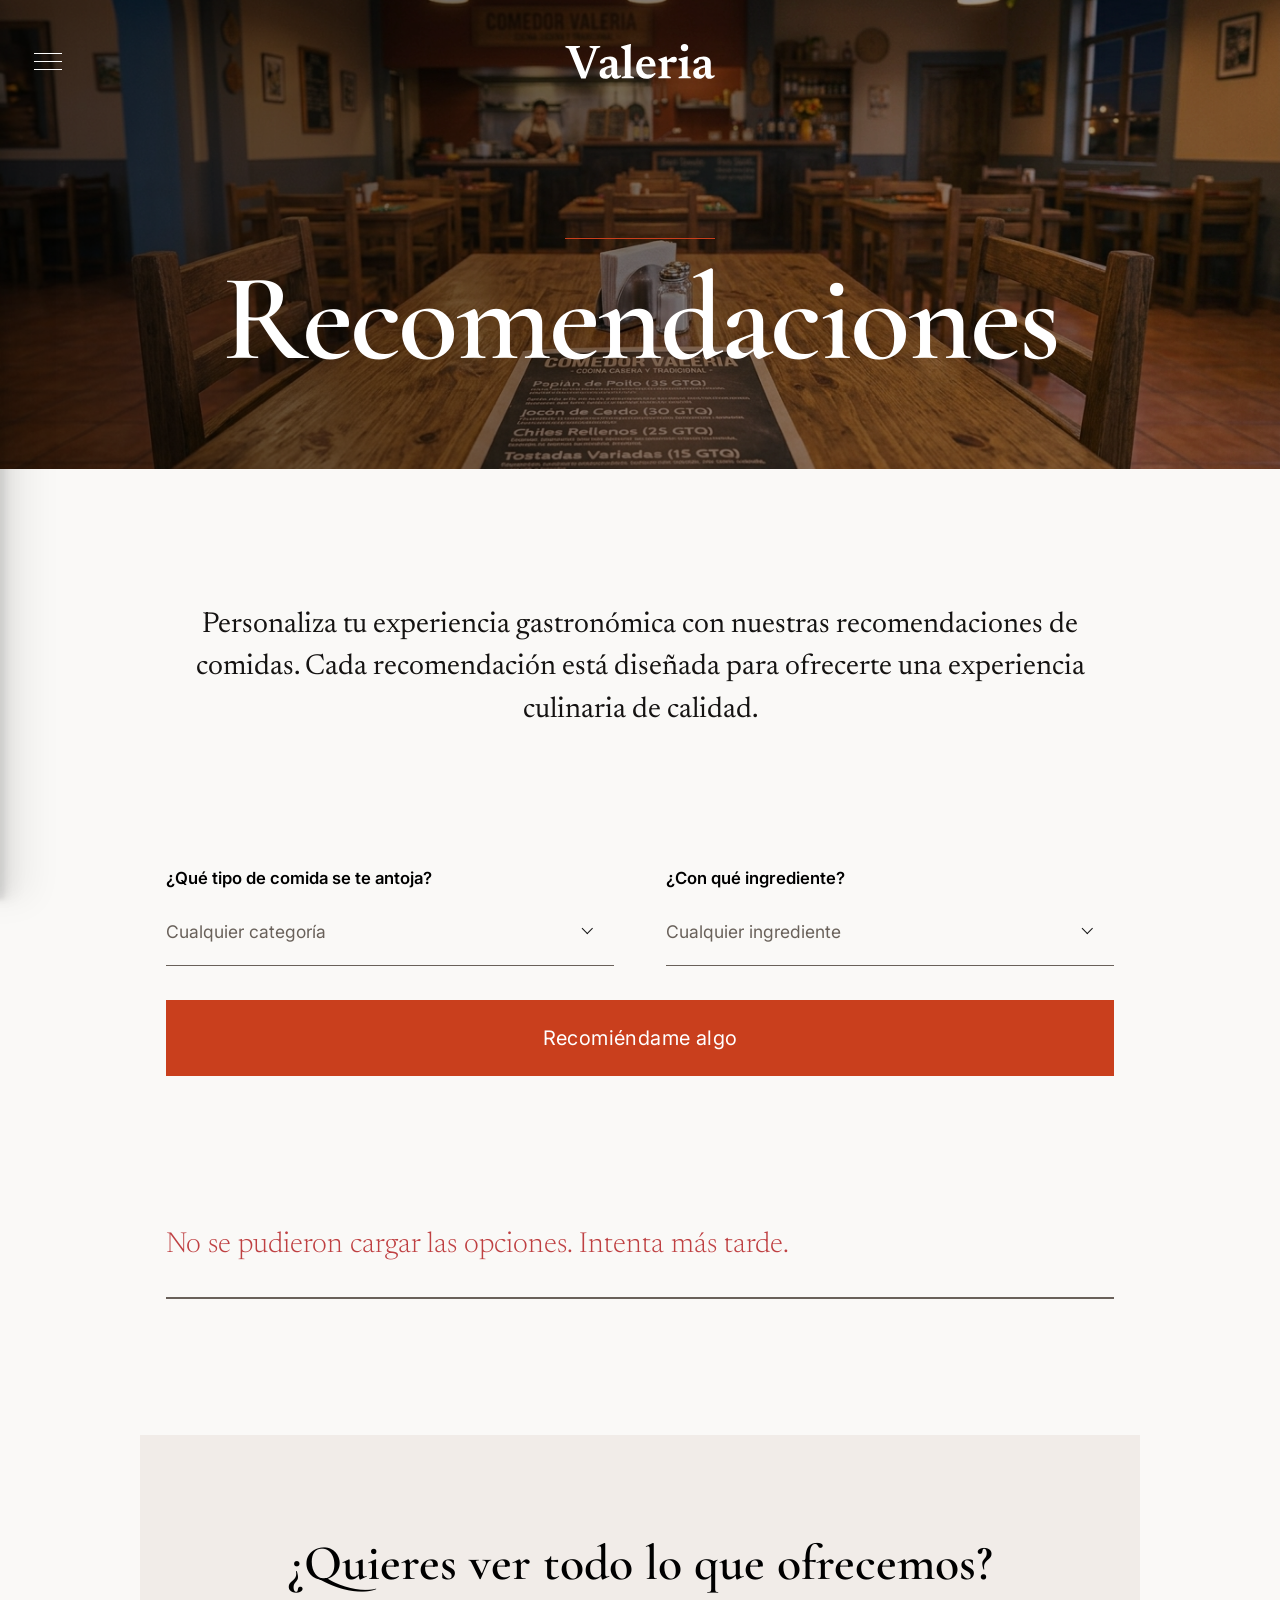
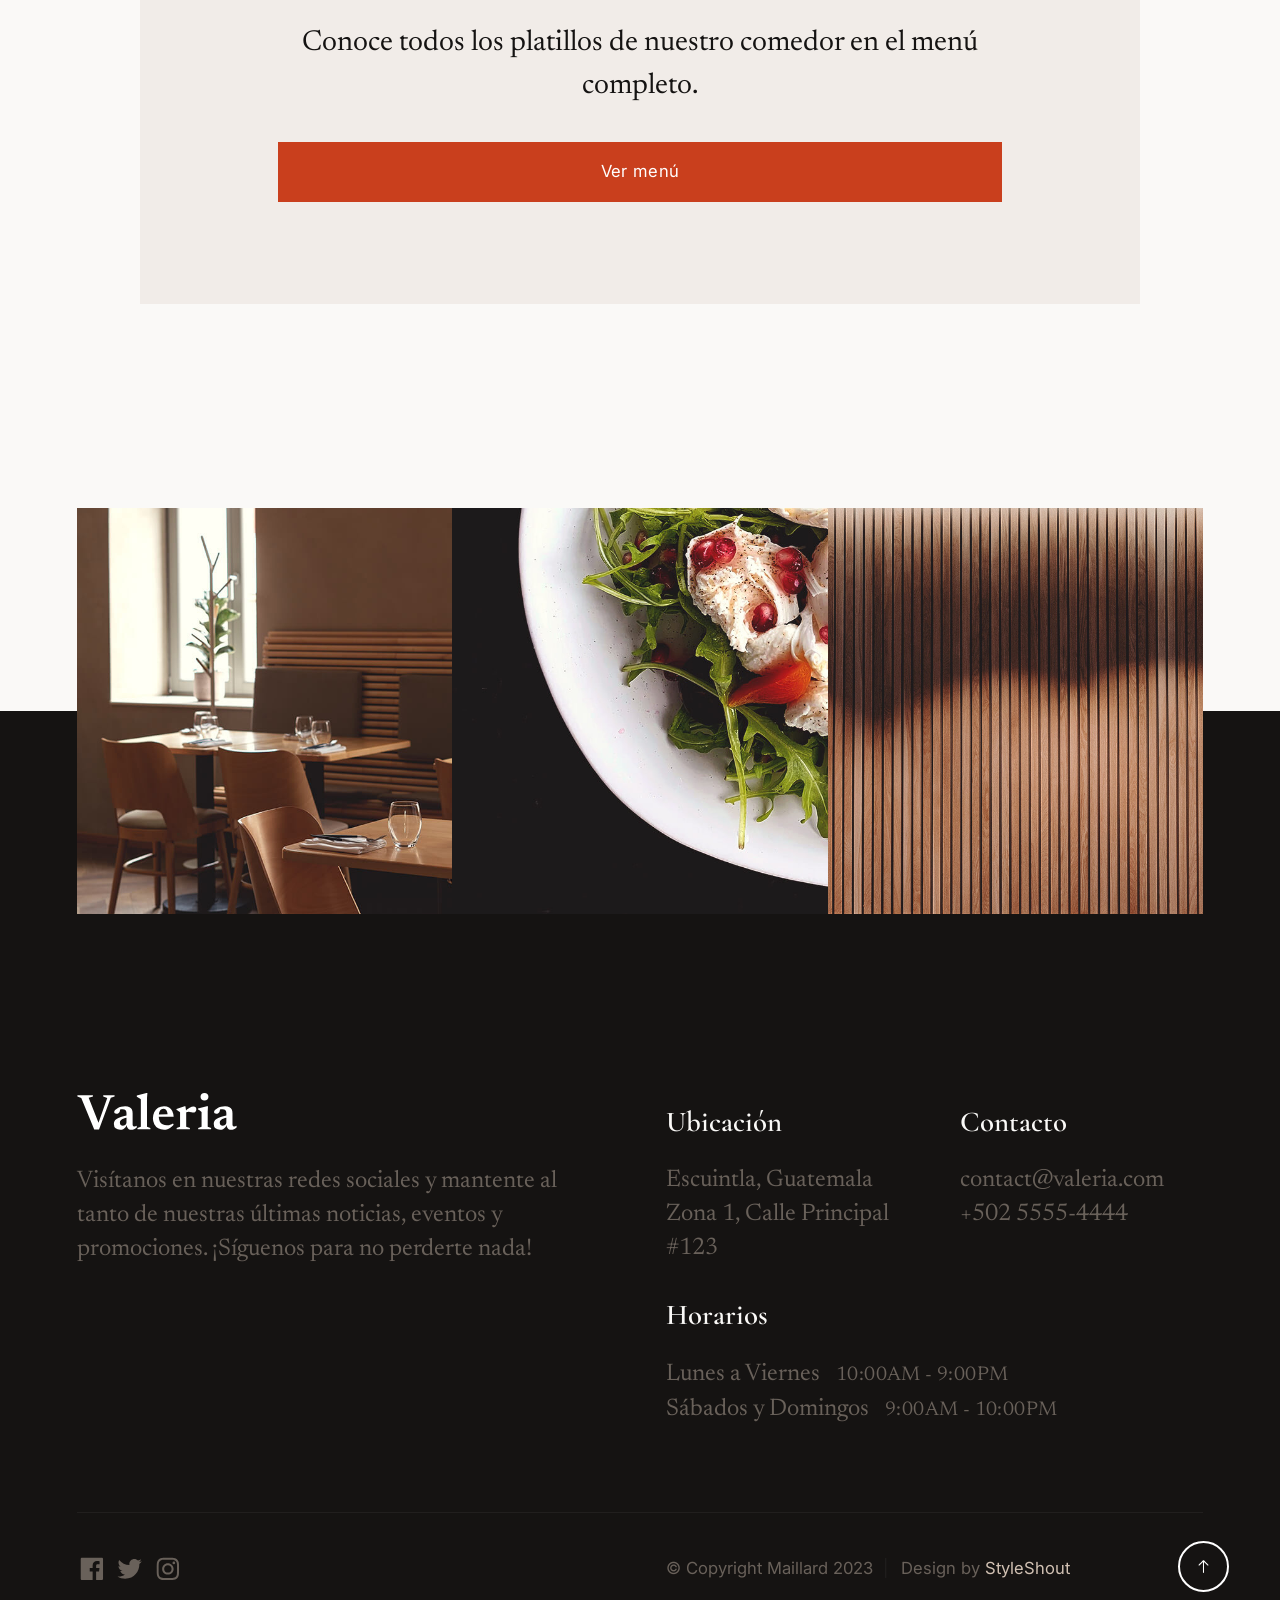
<file: frontend/recommendations.html>
<!doctype html>
<html lang="en" class="no-js">
  <head>
    <!--- basic page needs
    ================================================== -->
    <meta charset="utf-8" />
    <meta name="viewport" content="width=device-width, initial-scale=1" />
    <title>Recomendaciones - Valeria</title>

    <script>
      document.documentElement.classList.remove("no-js");
      document.documentElement.classList.add("js");
    </script>

    <!-- CSS
    ================================================== -->
    <link rel="stylesheet" href="css/vendor.css" />
    <link rel="stylesheet" href="css/styles.css" />
    <link rel="stylesheet" href="css/recomendaciones.css" />

    <!-- favicons
    ================================================== -->
    <link rel="apple-touch-icon" sizes="180x180" href="favicon-180x180.svg" />
    <link rel="icon" type="image/png" sizes="32x32" href="favicon-32x32.svg" />
    <link rel="icon" type="image/png" sizes="16x16" href="favicon-16x16.svg" />
    <link rel="manifest" href="site.webmanifest" />
  </head>

  <body id="top">
    <!-- preloader
    ================================================== -->
    <div id="preloader">
      <div id="loader" class="dots-fade">
        <div></div>
        <div></div>
        <div></div>
      </div>
    </div>

    <!-- page wrap
    ================================================== -->
    <div id="page" class="s-pagewrap">
      <div class="menu-underlay"></div>

      <!-- # site header 
        ================================================== -->
      <header class="s-header">
        <div class="s-header__block">
          <div class="s-header__logo">
            <a class="logo" href="index.html">
              <img src="images/logo.svg" alt="Homepage" />
            </a>
          </div>

          <a class="s-header__menu-toggle" href="#0"><span>Browse</span></a>
        </div>
        <!-- end s-header__block -->

        <nav class="s-header__nav">
          <a href="#0" class="s-header__nav-close-btn" title="close"
            ><span>Close</span></a
          >

          <div class="s-header__nav-logo">
            <a href="index.html">
              <img src="images/logo.svg" alt="Homepage" />
            </a>
          </div>
          <!-- s-header__nav-logo -->

          <ul class="s-header__nav-links">
            <li><a href="index.html">Inicio</a></li>
            <li><a href="menu.html">Menu</a></li>
            <li class="current">
              <a href="recommendations.html">Recomendaciones</a>
            </li>
          </ul>
          <!-- s-header__nav-links -->

          <div class="s-header__nav-bottom">
            <h6>Booking Request</h6>

            <div class="s-header__booking">
              <div class="s-header__booking-no">
                <a href="#">+502 5555-4444</a>
              </div>
            </div>

            <ul class="s-header__nav-social social-list">
              <li>
                <a href="#0">
                  <svg
                    xmlns="http://www.w3.org/2000/svg"
                    width="24"
                    height="24"
                    viewBox="0 0 24 24"
                    style="fill: rgba(0, 0, 0, 1); transform:; -ms-filter:"
                  >
                    <path
                      d="M20,3H4C3.447,3,3,3.448,3,4v16c0,0.552,0.447,1,1,1h8.615v-6.96h-2.338v-2.725h2.338v-2c0-2.325,1.42-3.592,3.5-3.592 c0.699-0.002,1.399,0.034,2.095,0.107v2.42h-1.435c-1.128,0-1.348,0.538-1.348,1.325v1.735h2.697l-0.35,2.725h-2.348V21H20 c0.553,0,1-0.448,1-1V4C21,3.448,20.553,3,20,3z"
                    ></path>
                  </svg>
                  <span class="u-screen-reader-text">Facebook</span>
                </a>
              </li>
              <li>
                <a href="#0">
                  <svg
                    xmlns="http://www.w3.org/2000/svg"
                    width="24"
                    height="24"
                    viewBox="0 0 24 24"
                    style="fill: rgba(0, 0, 0, 1); transform:; -ms-filter:"
                  >
                    <path
                      d="M19.633,7.997c0.013,0.175,0.013,0.349,0.013,0.523c0,5.325-4.053,11.461-11.46,11.461c-2.282,0-4.402-0.661-6.186-1.809 c0.324,0.037,0.636,0.05,0.973,0.05c1.883,0,3.616-0.636,5.001-1.721c-1.771-0.037-3.255-1.197-3.767-2.793 c0.249,0.037,0.499,0.062,0.761,0.062c0.361,0,0.724-0.05,1.061-0.137c-1.847-0.374-3.23-1.995-3.23-3.953v-0.05 c0.537,0.299,1.16,0.486,1.82,0.511C3.534,9.419,2.823,8.184,2.823,6.787c0-0.748,0.199-1.434,0.548-2.032 c1.983,2.443,4.964,4.04,8.306,4.215c-0.062-0.3-0.1-0.611-0.1-0.923c0-2.22,1.796-4.028,4.028-4.028 c1.16,0,2.207,0.486,2.943,1.272c0.91-0.175,1.782-0.512,2.556-0.973c-0.299,0.935-0.936,1.721-1.771,2.22 c0.811-0.088,1.597-0.312,2.319-0.624C21.104,6.712,20.419,7.423,19.633,7.997z"
                    ></path>
                  </svg>
                  <span class="u-screen-reader-text">Twitter</span>
                </a>
              </li>
              <li>
                <a href="#0">
                  <svg
                    xmlns="http://www.w3.org/2000/svg"
                    width="24"
                    height="24"
                    viewBox="0 0 24 24"
                    style="fill: rgba(0, 0, 0, 1); transform:; -ms-filter:"
                  >
                    <path
                      d="M11.999,7.377c-2.554,0-4.623,2.07-4.623,4.623c0,2.554,2.069,4.624,4.623,4.624c2.552,0,4.623-2.07,4.623-4.624 C16.622,9.447,14.551,7.377,11.999,7.377L11.999,7.377z M11.999,15.004c-1.659,0-3.004-1.345-3.004-3.003 c0-1.659,1.345-3.003,3.004-3.003s3.002,1.344,3.002,3.003C15.001,13.659,13.658,15.004,11.999,15.004L11.999,15.004z"
                    ></path>
                    <circle cx="16.806" cy="7.207" r="1.078"></circle>
                    <path
                      d="M20.533,6.111c-0.469-1.209-1.424-2.165-2.633-2.632c-0.699-0.263-1.438-0.404-2.186-0.42 c-0.963-0.042-1.268-0.054-3.71-0.054s-2.755,0-3.71,0.054C7.548,3.074,6.809,3.215,6.11,3.479C4.9,3.946,3.945,4.902,3.477,6.111 c-0.263,0.7-0.404,1.438-0.419,2.186c-0.043,0.962-0.056,1.267-0.056,3.71c0,2.442,0,2.753,0.056,3.71 c0.015,0.748,0.156,1.486,0.419,2.187c0.469,1.208,1.424,2.164,2.634,2.632c0.696,0.272,1.435,0.426,2.185,0.45 c0.963,0.042,1.268,0.055,3.71,0.055s2.755,0,3.71-0.055c0.747-0.015,1.486-0.157,2.186-0.419c1.209-0.469,2.164-1.424,2.633-2.633 c0.263-0.7,0.404-1.438,0.419-2.186c0.043-0.962,0.056-1.267,0.056-3.71s0-2.753-0.056-3.71C20.941,7.57,20.801,6.819,20.533,6.111z M19.315,15.643c-0.007,0.576-0.111,1.147-0.311,1.688c-0.305,0.787-0.926,1.409-1.712,1.711c-0.535,0.199-1.099,0.303-1.67,0.311 c-0.95,0.044-1.218,0.055-3.654,0.055c-2.438,0-2.687,0-3.655-0.055c-0.569-0.007-1.135-0.112-1.669-0.311 c-0.789-0.301-1.414-0.923-1.719-1.711c-0.196-0.534-0.302-1.099-0.311-1.669c-0.043-0.95-0.053-1.218-0.053-3.654 c0-2.437,0-2.686,0.053-3.655c0.007-0.576,0.111-1.146,0.311-1.687c0.305-0.789,0.93-1.41,1.719-1.712 c0.534-0.198,1.1-0.303,1.669-0.311c0.951-0.043,1.218-0.055,3.655-0.055c2.437,0,2.687,0,3.654,0.055 c0.571,0.007,1.135,0.112,1.67,0.311c0.786,0.303,1.407,0.925,1.712,1.712c0.196,0.534,0.302,1.099,0.311,1.669 c0.043,0.951,0.054,1.218,0.054,3.655c0,2.436,0,2.698-0.043,3.654H19.315z"
                    ></path>
                  </svg>
                  <span class="u-screen-reader-text">Instagram</span>
                </a>
              </li>
            </ul>
          </div>
          <!-- s-header__nav-bottom -->
        </nav>
        <!-- end s-header__nav -->
      </header>
      <!-- end s-header -->

      <!-- # main content
        ================================================== -->
      <article class="s-content">
        <!-- ## pageheader -->
        <section
          class="s-pageheader pageheader"
          style="background-image: url(images/comedor/anguloDos.jpg)"
        >
          <div class="row">
            <div class="column xl-12 s-pageheader__content">
              <h1 class="page-title">Recomendaciones</h1>
            </div>
          </div>
        </section>

        <!-- ## pagecontent -->
        <section class="s-pagecontent pagecontent">
          <div class="row width-narrower pageintro text-center">
            <div class="column xl-12">
              <p class="lead">
                Personaliza tu experiencia gastronómica con nuestras
                recomendaciones de comidas. Cada recomendación está diseñada
                para ofrecerte una experiencia culinaria de calidad.
              </p>
            </div>
          </div>
          <!-- end pageintro -->

          <div class="row width-narrower content-block">
            <div class="column xl-12">
              <form
                id="rform"
                class="reservation-form"
                autocomplete="off"
                novalidate
              >
                <fieldset class="row">
                  <div class="column xl-6 tab-12">
                    <label for="selCategoria">¿Qué tipo de comida se te antoja?</label>
                    <div class="ss-custom-select">
                      <select id="selCategoria" name="categoria" class="u-fullwidth">
                        <option value="cualquiera">Cualquier categoría</option>
                      </select>
                    </div>
                  </div>

                  <div class="column xl-6 tab-12">
                    <label for="selIngrediente">¿Con qué ingrediente?</label>
                    <div class="ss-custom-select">
                      <select id="selIngrediente" name="ingrediente" class="u-fullwidth">
                        <option value="cualquiera">Cualquier ingrediente</option>
                      </select>
                    </div>
                  </div>

                  <div class="column xl-12">
                    <button
                      type="submit"
                      id="btnRecomendar"
                      class="btn btn--primary btn--large u-fullwidth"
                    >
                      Recomiéndame algo
                    </button>
                  </div>
                </fieldset>
              </form>
            </div>
          </div>
          <!-- end content-block -->

          <!-- resultados de la recomendación -->
          <div
            id="zonaResultados"
            class="row width-narrower content-block"
            aria-live="polite"
            hidden
          >
            <div class="column xl-12">
              <p id="mensaje" class="reco-mensaje"></p>
              <ul id="resultado" class="menu-list"></ul>
            </div>
          </div>
          <!-- end resultados -->

          <div
            class="row width-narrower row-x-center content-block content-block--grey cta-block"
          >
            <div class="column xl-10 mob-12">
              <h3>¿Quieres ver todo lo que ofrecemos?</h3>
              <p class="attention-getter">
                Conoce todos los platillos de nuestro comedor en el menú completo.
              </p>
              <a href="menu.html" class="btn btn--primary u-fullwidth">Ver menú</a>
            </div>
          </div>
          <!-- end content-block -->
        </section>
        <!-- pagecontent -->
      </article>
      <!-- end main content -->

      <!-- # gallery
        ================================================== -->
      <section id="gallery" class="s-gallery">
        <div class="row s-gallery__inner">
          <div class="column xl-12">
            <div class="gallery-items grid-list-items">
              <div class="gallery-items__item grid-list-items__item">
                <a
                  href="images/gallery/large/l-gallery-01.jpg"
                  class="gallery-items__item-thumb glightbox"
                >
                  <img
                    src="images/gallery/gallery-01.jpg"
                    srcset="
                      images/gallery/gallery-01.jpg    1x,
                      images/gallery/gallery-01@2x.jpg 2x
                    "
                    alt=""
                  />
                </a>
              </div>
              <!-- end gallery-items__item-->

              <div class="gallery-items__item grid-list-items__item">
                <a
                  href="images/gallery/large/l-gallery-02.jpg"
                  class="gallery-items__item-thumb glightbox"
                >
                  <img
                    src="images/gallery/gallery-02.jpg"
                    srcset="
                      images/gallery/gallery-02.jpg    1x,
                      images/gallery/gallery-02@2x.jpg 2x
                    "
                    alt=""
                  />
                </a>
              </div>
              <!-- end gallery-items__item -->

              <div class="gallery-items__item grid-list-items__item">
                <a
                  href="images/gallery/large/l-gallery-03.jpg"
                  class="gallery-items__item-thumb glightbox"
                >
                  <img
                    src="images/gallery/gallery-03.jpg"
                    srcset="
                      images/gallery/gallery-03.jpg    1x,
                      images/gallery/gallery-03@2x.jpg 2x
                    "
                    alt=""
                  />
                </a>
              </div>
            </div>
            <!-- end grid-list-items -->
          </div>
        </div>
        <!-- end s-gallery__inner -->
      </section>
      <!-- end s-gallery -->

      <!-- # footer 
        ================================================== -->
      <footer id="footer" class="s-footer">
        <div class="row s-footer__main-content">
          <div class="column xl-6 md-12 s-footer__block s-footer__about">
            <div class="s-footer__logo">
              <a class="logo" href="index.html">
                <img src="images/logo.svg" alt="Homepage" />
              </a>
            </div>

            <p>
              Visítanos en nuestras redes sociales y mantente al tanto de
              nuestras últimas noticias, eventos y promociones. ¡Síguenos para
              no perderte nada!
            </p>
          </div>
          <!-- end s-footer__about -->

          <div class="column xl-6 md-12 s-footer__block s-footer__info">
            <div class="row">
              <div class="column xl-6 lg-12">
                <h5>Ubicación</h5>
                <p>
                  Escuintla, Guatemala <br />
                  Zona 1, Calle Principal #123 <br />
                </p>
              </div>
              <div class="column xl-6 lg-12">
                <h5>Contacto</h5>
                <ul class="link-list">
                  <li><a href="mailto:#0">contact@valeria.com</a></li>
                  <li><a href="tel:+2135551212">+502 5555-4444</a></li>
                </ul>
              </div>
              <div class="column">
                <h5>Horarios</h5>
                <ul class="opening-hours">
                  <li>
                    <span class="opening-hours__days">Lunes a Viernes</span
                    ><span class="opening-hours__time">10:00am - 9:00pm</span>
                  </li>
                  <li>
                    <span class="opening-hours__days">Sábados y Domingos</span
                    ><span class="opening-hours__time">9:00am - 10:00pm</span>
                  </li>
                </ul>
              </div>
            </div>
          </div>
          <!-- end s-footer__info -->
        </div>
        <!-- end  s-footer__main-content -->

        <div class="row s-footer__bottom">
          <div class="column xl-6 lg-12">
            <ul class="s-footer__social social-list">
              <li>
                <a href="#0">
                  <svg
                    xmlns="http://www.w3.org/2000/svg"
                    width="24"
                    height="24"
                    viewBox="0 0 24 24"
                    style="fill: rgba(0, 0, 0, 1); transform:; -ms-filter:"
                  >
                    <path
                      d="M20,3H4C3.447,3,3,3.448,3,4v16c0,0.552,0.447,1,1,1h8.615v-6.96h-2.338v-2.725h2.338v-2c0-2.325,1.42-3.592,3.5-3.592 c0.699-0.002,1.399,0.034,2.095,0.107v2.42h-1.435c-1.128,0-1.348,0.538-1.348,1.325v1.735h2.697l-0.35,2.725h-2.348V21H20 c0.553,0,1-0.448,1-1V4C21,3.448,20.553,3,20,3z"
                    ></path>
                  </svg>
                  <span class="u-screen-reader-text">Facebook</span>
                </a>
              </li>
              <li>
                <a href="#0">
                  <svg
                    xmlns="http://www.w3.org/2000/svg"
                    width="24"
                    height="24"
                    viewBox="0 0 24 24"
                    style="fill: rgba(0, 0, 0, 1); transform:; -ms-filter:"
                  >
                    <path
                      d="M19.633,7.997c0.013,0.175,0.013,0.349,0.013,0.523c0,5.325-4.053,11.461-11.46,11.461c-2.282,0-4.402-0.661-6.186-1.809 c0.324,0.037,0.636,0.05,0.973,0.05c1.883,0,3.616-0.636,5.001-1.721c-1.771-0.037-3.255-1.197-3.767-2.793 c0.249,0.037,0.499,0.062,0.761,0.062c0.361,0,0.724-0.05,1.061-0.137c-1.847-0.374-3.23-1.995-3.23-3.953v-0.05 c0.537,0.299,1.16,0.486,1.82,0.511C3.534,9.419,2.823,8.184,2.823,6.787c0-0.748,0.199-1.434,0.548-2.032 c1.983,2.443,4.964,4.04,8.306,4.215c-0.062-0.3-0.1-0.611-0.1-0.923c0-2.22,1.796-4.028,4.028-4.028 c1.16,0,2.207,0.486,2.943,1.272c0.91-0.175,1.782-0.512,2.556-0.973c-0.299,0.935-0.936,1.721-1.771,2.22 c0.811-0.088,1.597-0.312,2.319-0.624C21.104,6.712,20.419,7.423,19.633,7.997z"
                    ></path>
                  </svg>
                  <span class="u-screen-reader-text">Twitter</span>
                </a>
              </li>
              <li>
                <a href="#0">
                  <svg
                    xmlns="http://www.w3.org/2000/svg"
                    width="24"
                    height="24"
                    viewBox="0 0 24 24"
                    style="fill: rgba(0, 0, 0, 1); transform:; -ms-filter:"
                  >
                    <path
                      d="M11.999,7.377c-2.554,0-4.623,2.07-4.623,4.623c0,2.554,2.069,4.624,4.623,4.624c2.552,0,4.623-2.07,4.623-4.624 C16.622,9.447,14.551,7.377,11.999,7.377L11.999,7.377z M11.999,15.004c-1.659,0-3.004-1.345-3.004-3.003 c0-1.659,1.345-3.003,3.004-3.003s3.002,1.344,3.002,3.003C15.001,13.659,13.658,15.004,11.999,15.004L11.999,15.004z"
                    ></path>
                    <circle cx="16.806" cy="7.207" r="1.078"></circle>
                    <path
                      d="M20.533,6.111c-0.469-1.209-1.424-2.165-2.633-2.632c-0.699-0.263-1.438-0.404-2.186-0.42 c-0.963-0.042-1.268-0.054-3.71-0.054s-2.755,0-3.71,0.054C7.548,3.074,6.809,3.215,6.11,3.479C4.9,3.946,3.945,4.902,3.477,6.111 c-0.263,0.7-0.404,1.438-0.419,2.186c-0.043,0.962-0.056,1.267-0.056,3.71c0,2.442,0,2.753,0.056,3.71 c0.015,0.748,0.156,1.486,0.419,2.187c0.469,1.208,1.424,2.164,2.634,2.632c0.696,0.272,1.435,0.426,2.185,0.45 c0.963,0.042,1.268,0.055,3.71,0.055s2.755,0,3.71-0.055c0.747-0.015,1.486-0.157,2.186-0.419c1.209-0.469,2.164-1.424,2.633-2.633 c0.263-0.7,0.404-1.438,0.419-2.186c0.043-0.962,0.056-1.267,0.056-3.71s0-2.753-0.056-3.71C20.941,7.57,20.801,6.819,20.533,6.111z M19.315,15.643c-0.007,0.576-0.111,1.147-0.311,1.688c-0.305,0.787-0.926,1.409-1.712,1.711c-0.535,0.199-1.099,0.303-1.67,0.311 c-0.95,0.044-1.218,0.055-3.654,0.055c-2.438,0-2.687,0-3.655-0.055c-0.569-0.007-1.135-0.112-1.669-0.311 c-0.789-0.301-1.414-0.923-1.719-1.711c-0.196-0.534-0.302-1.099-0.311-1.669c-0.043-0.95-0.053-1.218-0.053-3.654 c0-2.437,0-2.686,0.053-3.655c0.007-0.576,0.111-1.146,0.311-1.687c0.305-0.789,0.93-1.41,1.719-1.712 c0.534-0.198,1.1-0.303,1.669-0.311c0.951-0.043,1.218-0.055,3.655-0.055c2.437,0,2.687,0,3.654,0.055 c0.571,0.007,1.135,0.112,1.67,0.311c0.786,0.303,1.407,0.925,1.712,1.712c0.196,0.534,0.302,1.099,0.311,1.669 c0.043,0.951,0.054,1.218,0.054,3.655c0,2.436,0,2.698-0.043,3.654H19.315z"
                    ></path>
                  </svg>
                  <span class="u-screen-reader-text">Instagram</span>
                </a>
              </li>
            </ul>
          </div>
          <!-- end section-footer__social -->

          <div class="column xl-6 lg-12">
            <p class="ss-copyright">
              <span>© Copyright Maillard 2023</span>
              <span
                >Design by
                <a href="https://styleshout.com/">StyleShout</a></span
              >
            </p>
          </div>
        </div>
        <!-- end section-footer__bottom -->

        <div class="ss-go-top">
          <a class="smoothscroll" title="Back to Top" href="#top">
            <svg
              clip-rule="evenodd"
              fill-rule="evenodd"
              stroke-linejoin="round"
              stroke-miterlimit="2"
              viewBox="0 0 24 24"
              xmlns="http://www.w3.org/2000/svg"
            >
              <path
                d="m14.523 18.787s4.501-4.505 6.255-6.26c.146-.146.219-.338.219-.53s-.073-.383-.219-.53c-1.753-1.754-6.255-6.258-6.255-6.258-.144-.145-.334-.217-.524-.217-.193 0-.385.074-.532.221-.293.292-.295.766-.004 1.056l4.978 4.978h-14.692c-.414 0-.75.336-.75.75s.336.75.75.75h14.692l-4.979 4.979c-.289.289-.286.762.006 1.054.148.148.341.222.533.222.19 0 .378-.072.522-.215z"
                fill-rule="nonzero"
              />
            </svg>
          </a>
          <span>Back To Top</span>
        </div>
        <!-- end ss-go-top -->
      </footer>
      <!-- end s-footer -->
    </div>
    <!-- end page-wrap -->

    <!-- Java Script
    ================================================== -->
    <script src="js/plugins.js"></script>
    <script src="js/main.js"></script>
    <script src="js/recomendaciones.js"></script>
  </body>
</html>
</file>
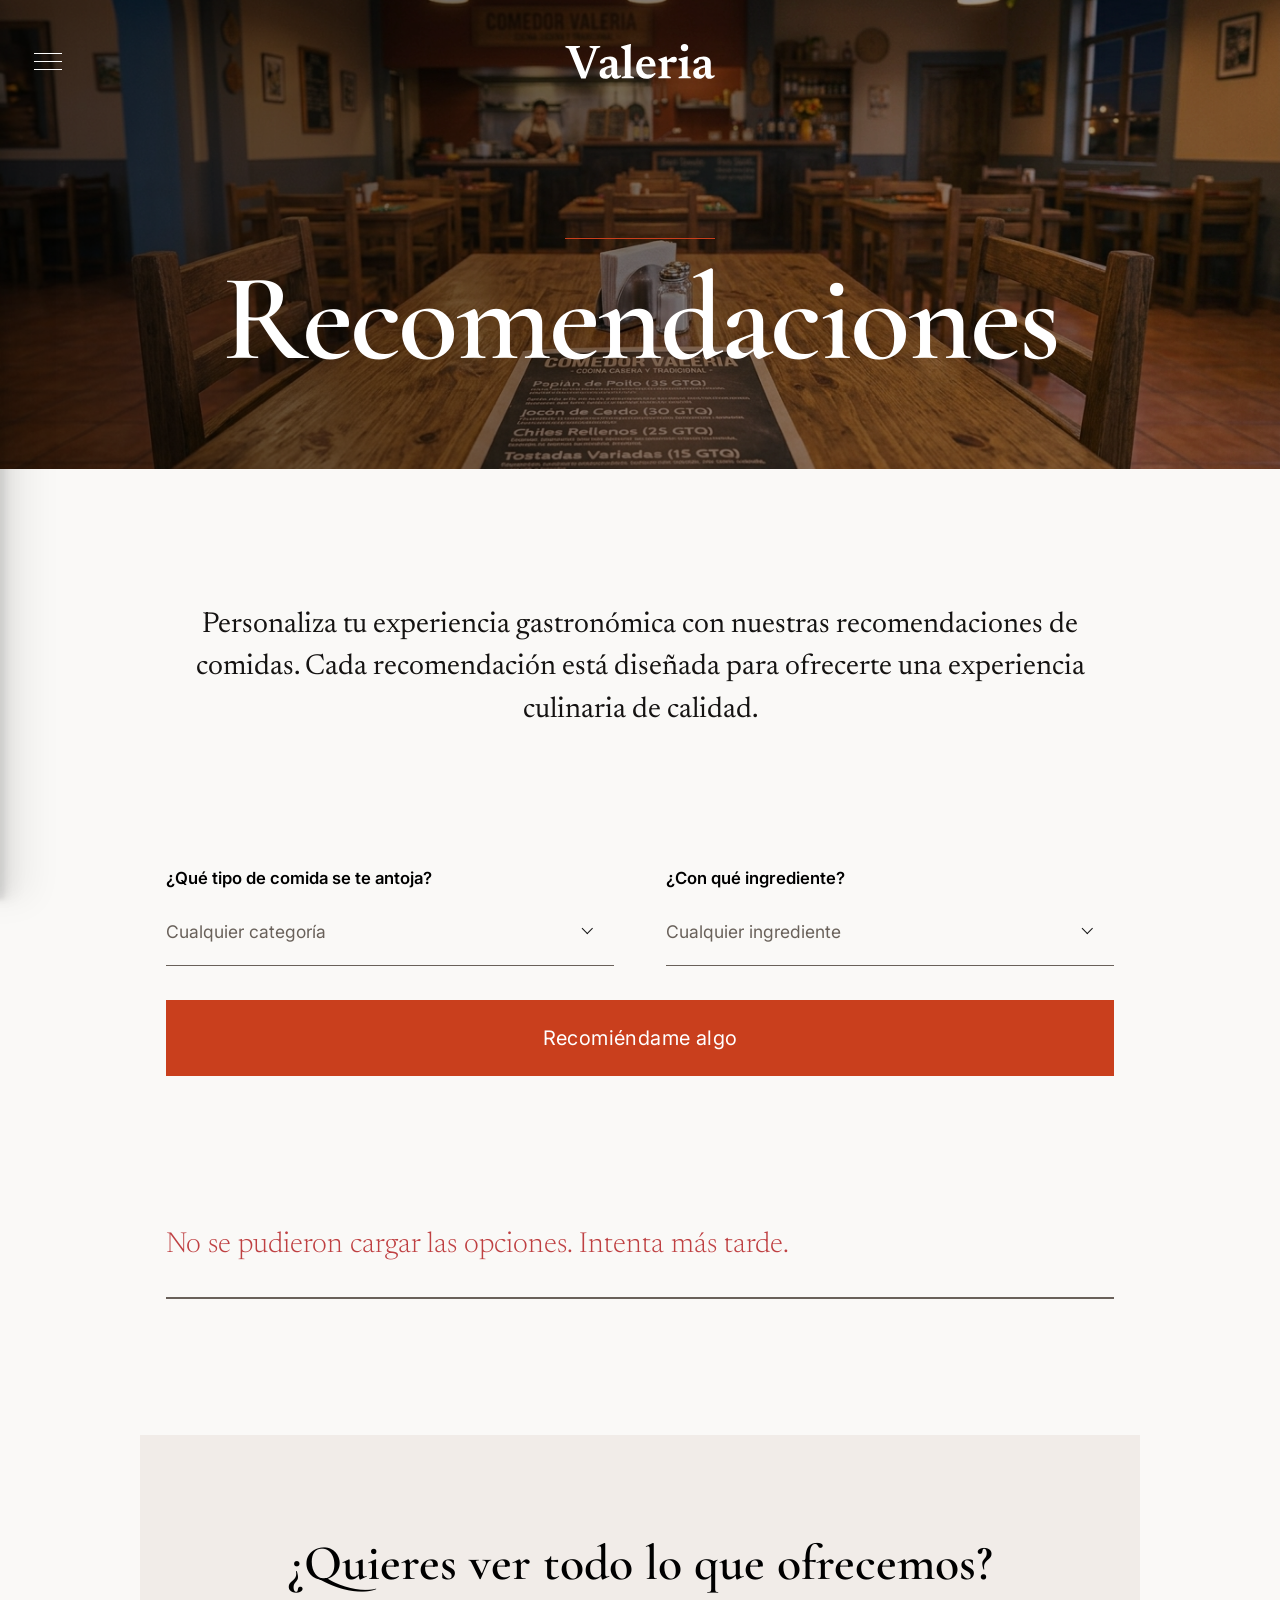
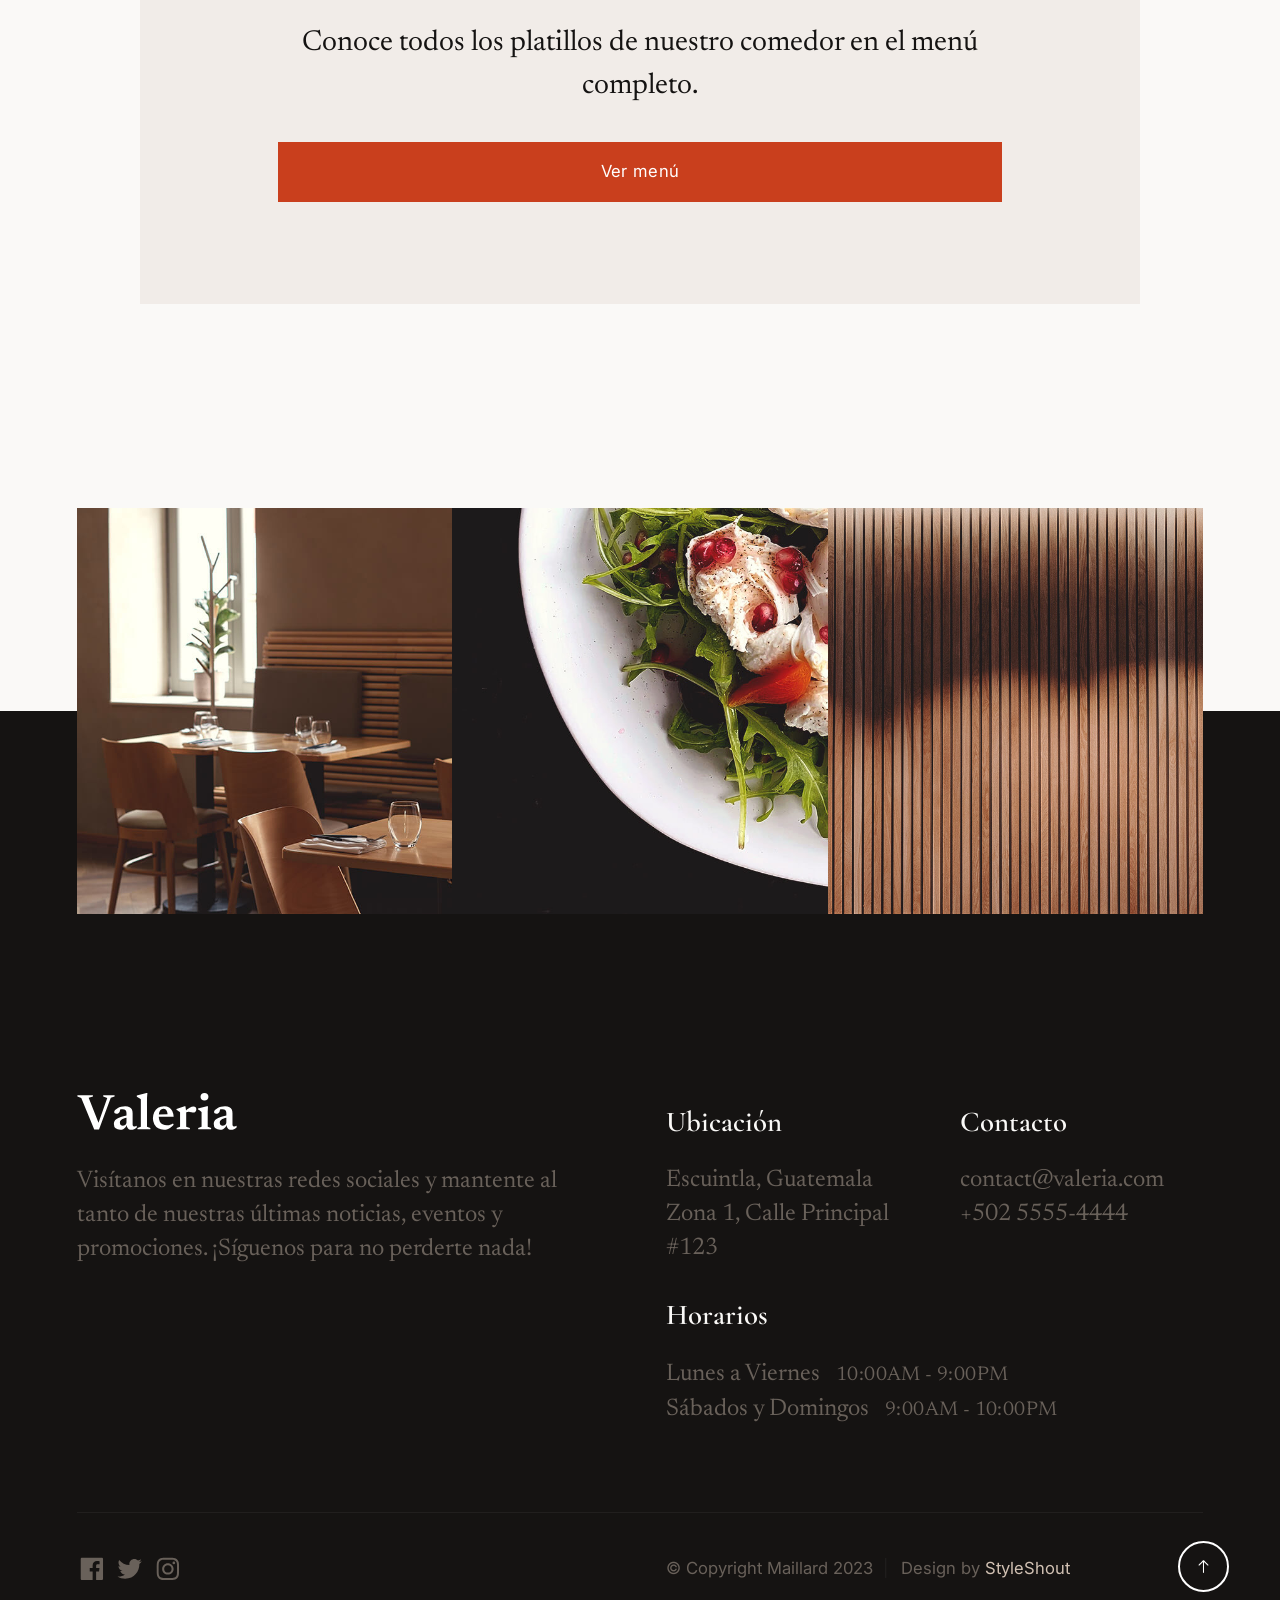
<file: frontend/reservations.html>
<!doctype html>
<html lang="en" class="no-js">
  <head>
    <!--- basic page needs
    ================================================== -->
    <meta charset="utf-8" />
    <meta name="viewport" content="width=device-width, initial-scale=1" />
    <title>Recomendaciones - Valeria</title>

    <script>
      document.documentElement.classList.remove("no-js");
      document.documentElement.classList.add("js");
    </script>

    <!-- CSS
    ================================================== -->
    <link rel="stylesheet" href="css/vendor.css" />
    <link rel="stylesheet" href="css/styles.css" />
    <link rel="stylesheet" href="css/recomendaciones.css" />

    <!-- favicons
    ================================================== -->
    <link rel="apple-touch-icon" sizes="180x180" href="favicon-180x180.svg" />
    <link rel="icon" type="image/png" sizes="32x32" href="favicon-32x32.svg" />
    <link rel="icon" type="image/png" sizes="16x16" href="favicon-16x16.svg" />
    <link rel="manifest" href="site.webmanifest" />
  </head>

  <body id="top">
    <!-- preloader
    ================================================== -->
    <div id="preloader">
      <div id="loader" class="dots-fade">
        <div></div>
        <div></div>
        <div></div>
      </div>
    </div>

    <!-- page wrap
    ================================================== -->
    <div id="page" class="s-pagewrap">
      <div class="menu-underlay"></div>

      <!-- # site header 
        ================================================== -->
      <header class="s-header">
        <div class="s-header__block">
          <div class="s-header__logo">
            <a class="logo" href="index.html">
              <img src="images/logo.svg" alt="Homepage" />
            </a>
          </div>

          <a class="s-header__menu-toggle" href="#0"><span>Browse</span></a>
        </div>
        <!-- end s-header__block -->

        <nav class="s-header__nav">
          <a href="#0" class="s-header__nav-close-btn" title="close"
            ><span>Close</span></a
          >

          <div class="s-header__nav-logo">
            <a href="index.html">
              <img src="images/logo.svg" alt="Homepage" />
            </a>
          </div>
          <!-- s-header__nav-logo -->

          <ul class="s-header__nav-links">
            <li><a href="index.html">Inicio</a></li>
            <li><a href="menu.html">Menu</a></li>
            <li class="current">
              <a href="reservations.html">Recomendaciones</a>
            </li>
          </ul>
          <!-- s-header__nav-links -->

          <div class="s-header__nav-bottom">
            <h6>Booking Request</h6>

            <div class="s-header__booking">
              <div class="s-header__booking-no">
                <a href="#">+502 5555-4444</a>
              </div>
            </div>

            <ul class="s-header__nav-social social-list">
              <li>
                <a href="#0">
                  <svg
                    xmlns="http://www.w3.org/2000/svg"
                    width="24"
                    height="24"
                    viewBox="0 0 24 24"
                    style="fill: rgba(0, 0, 0, 1); transform:; -ms-filter:"
                  >
                    <path
                      d="M20,3H4C3.447,3,3,3.448,3,4v16c0,0.552,0.447,1,1,1h8.615v-6.96h-2.338v-2.725h2.338v-2c0-2.325,1.42-3.592,3.5-3.592 c0.699-0.002,1.399,0.034,2.095,0.107v2.42h-1.435c-1.128,0-1.348,0.538-1.348,1.325v1.735h2.697l-0.35,2.725h-2.348V21H20 c0.553,0,1-0.448,1-1V4C21,3.448,20.553,3,20,3z"
                    ></path>
                  </svg>
                  <span class="u-screen-reader-text">Facebook</span>
                </a>
              </li>
              <li>
                <a href="#0">
                  <svg
                    xmlns="http://www.w3.org/2000/svg"
                    width="24"
                    height="24"
                    viewBox="0 0 24 24"
                    style="fill: rgba(0, 0, 0, 1); transform:; -ms-filter:"
                  >
                    <path
                      d="M19.633,7.997c0.013,0.175,0.013,0.349,0.013,0.523c0,5.325-4.053,11.461-11.46,11.461c-2.282,0-4.402-0.661-6.186-1.809 c0.324,0.037,0.636,0.05,0.973,0.05c1.883,0,3.616-0.636,5.001-1.721c-1.771-0.037-3.255-1.197-3.767-2.793 c0.249,0.037,0.499,0.062,0.761,0.062c0.361,0,0.724-0.05,1.061-0.137c-1.847-0.374-3.23-1.995-3.23-3.953v-0.05 c0.537,0.299,1.16,0.486,1.82,0.511C3.534,9.419,2.823,8.184,2.823,6.787c0-0.748,0.199-1.434,0.548-2.032 c1.983,2.443,4.964,4.04,8.306,4.215c-0.062-0.3-0.1-0.611-0.1-0.923c0-2.22,1.796-4.028,4.028-4.028 c1.16,0,2.207,0.486,2.943,1.272c0.91-0.175,1.782-0.512,2.556-0.973c-0.299,0.935-0.936,1.721-1.771,2.22 c0.811-0.088,1.597-0.312,2.319-0.624C21.104,6.712,20.419,7.423,19.633,7.997z"
                    ></path>
                  </svg>
                  <span class="u-screen-reader-text">Twitter</span>
                </a>
              </li>
              <li>
                <a href="#0">
                  <svg
                    xmlns="http://www.w3.org/2000/svg"
                    width="24"
                    height="24"
                    viewBox="0 0 24 24"
                    style="fill: rgba(0, 0, 0, 1); transform:; -ms-filter:"
                  >
                    <path
                      d="M11.999,7.377c-2.554,0-4.623,2.07-4.623,4.623c0,2.554,2.069,4.624,4.623,4.624c2.552,0,4.623-2.07,4.623-4.624 C16.622,9.447,14.551,7.377,11.999,7.377L11.999,7.377z M11.999,15.004c-1.659,0-3.004-1.345-3.004-3.003 c0-1.659,1.345-3.003,3.004-3.003s3.002,1.344,3.002,3.003C15.001,13.659,13.658,15.004,11.999,15.004L11.999,15.004z"
                    ></path>
                    <circle cx="16.806" cy="7.207" r="1.078"></circle>
                    <path
                      d="M20.533,6.111c-0.469-1.209-1.424-2.165-2.633-2.632c-0.699-0.263-1.438-0.404-2.186-0.42 c-0.963-0.042-1.268-0.054-3.71-0.054s-2.755,0-3.71,0.054C7.548,3.074,6.809,3.215,6.11,3.479C4.9,3.946,3.945,4.902,3.477,6.111 c-0.263,0.7-0.404,1.438-0.419,2.186c-0.043,0.962-0.056,1.267-0.056,3.71c0,2.442,0,2.753,0.056,3.71 c0.015,0.748,0.156,1.486,0.419,2.187c0.469,1.208,1.424,2.164,2.634,2.632c0.696,0.272,1.435,0.426,2.185,0.45 c0.963,0.042,1.268,0.055,3.71,0.055s2.755,0,3.71-0.055c0.747-0.015,1.486-0.157,2.186-0.419c1.209-0.469,2.164-1.424,2.633-2.633 c0.263-0.7,0.404-1.438,0.419-2.186c0.043-0.962,0.056-1.267,0.056-3.71s0-2.753-0.056-3.71C20.941,7.57,20.801,6.819,20.533,6.111z M19.315,15.643c-0.007,0.576-0.111,1.147-0.311,1.688c-0.305,0.787-0.926,1.409-1.712,1.711c-0.535,0.199-1.099,0.303-1.67,0.311 c-0.95,0.044-1.218,0.055-3.654,0.055c-2.438,0-2.687,0-3.655-0.055c-0.569-0.007-1.135-0.112-1.669-0.311 c-0.789-0.301-1.414-0.923-1.719-1.711c-0.196-0.534-0.302-1.099-0.311-1.669c-0.043-0.95-0.053-1.218-0.053-3.654 c0-2.437,0-2.686,0.053-3.655c0.007-0.576,0.111-1.146,0.311-1.687c0.305-0.789,0.93-1.41,1.719-1.712 c0.534-0.198,1.1-0.303,1.669-0.311c0.951-0.043,1.218-0.055,3.655-0.055c2.437,0,2.687,0,3.654,0.055 c0.571,0.007,1.135,0.112,1.67,0.311c0.786,0.303,1.407,0.925,1.712,1.712c0.196,0.534,0.302,1.099,0.311,1.669 c0.043,0.951,0.054,1.218,0.054,3.655c0,2.436,0,2.698-0.043,3.654H19.315z"
                    ></path>
                  </svg>
                  <span class="u-screen-reader-text">Instagram</span>
                </a>
              </li>
            </ul>
          </div>
          <!-- s-header__nav-bottom -->
        </nav>
        <!-- end s-header__nav -->
      </header>
      <!-- end s-header -->

      <!-- # main content
        ================================================== -->
      <article class="s-content">
        <!-- ## pageheader -->
        <section
          class="s-pageheader pageheader"
          style="background-image: url(images/comedor/anguloDos.jpg)"
        >
          <div class="row">
            <div class="column xl-12 s-pageheader__content">
              <h1 class="page-title">Recomendaciones</h1>
            </div>
          </div>
        </section>

        <!-- ## pagecontent -->
        <section class="s-pagecontent pagecontent">
          <div class="row width-narrower pageintro text-center">
            <div class="column xl-12">
              <p class="lead">
                Personaliza tu experiencia gastronómica con nuestras
                recomendaciones de comidas. Cada recomendación está diseñada
                para ofrecerte una experiencia culinaria de calidad.
              </p>
            </div>
          </div>
          <!-- end pageintro -->

          <div class="row width-narrower content-block">
            <div class="column xl-12">
              <form
                id="rform"
                class="reservation-form"
                autocomplete="off"
                novalidate
              >
                <fieldset class="row">
                  <div class="column xl-6 tab-12">
                    <label for="selCategoria">¿Qué tipo de comida se te antoja?</label>
                    <div class="ss-custom-select">
                      <select id="selCategoria" name="categoria" class="u-fullwidth">
                        <option value="cualquiera">Cualquier categoría</option>
                      </select>
                    </div>
                  </div>

                  <div class="column xl-6 tab-12">
                    <label for="selIngrediente">¿Con qué ingrediente?</label>
                    <div class="ss-custom-select">
                      <select id="selIngrediente" name="ingrediente" class="u-fullwidth">
                        <option value="cualquiera">Cualquier ingrediente</option>
                      </select>
                    </div>
                  </div>

                  <div class="column xl-12">
                    <button
                      type="submit"
                      id="btnRecomendar"
                      class="btn btn--primary btn--large u-fullwidth"
                    >
                      Recomiéndame algo
                    </button>
                  </div>
                </fieldset>
              </form>
            </div>
          </div>
          <!-- end content-block -->

          <!-- resultados de la recomendación -->
          <div
            id="zonaResultados"
            class="row width-narrower content-block"
            aria-live="polite"
            hidden
          >
            <div class="column xl-12">
              <p id="mensaje" class="reco-mensaje"></p>
              <ul id="resultado" class="menu-list"></ul>
            </div>
          </div>
          <!-- end resultados -->

          <div
            class="row width-narrower row-x-center content-block content-block--grey cta-block"
          >
            <div class="column xl-10 mob-12">
              <h3>¿Quieres ver todo lo que ofrecemos?</h3>
              <p class="attention-getter">
                Conoce todos los platillos de nuestro comedor en el menú completo.
              </p>
              <a href="menu.html" class="btn btn--primary u-fullwidth">Ver menú</a>
            </div>
          </div>
          <!-- end content-block -->
        </section>
        <!-- pagecontent -->
      </article>
      <!-- end main content -->

      <!-- # gallery
        ================================================== -->
      <section id="gallery" class="s-gallery">
        <div class="row s-gallery__inner">
          <div class="column xl-12">
            <div class="gallery-items grid-list-items">
              <div class="gallery-items__item grid-list-items__item">
                <a
                  href="images/gallery/large/l-gallery-01.jpg"
                  class="gallery-items__item-thumb glightbox"
                >
                  <img
                    src="images/gallery/gallery-01.jpg"
                    srcset="
                      images/gallery/gallery-01.jpg    1x,
                      images/gallery/gallery-01@2x.jpg 2x
                    "
                    alt=""
                  />
                </a>
              </div>
              <!-- end gallery-items__item-->

              <div class="gallery-items__item grid-list-items__item">
                <a
                  href="images/gallery/large/l-gallery-02.jpg"
                  class="gallery-items__item-thumb glightbox"
                >
                  <img
                    src="images/gallery/gallery-02.jpg"
                    srcset="
                      images/gallery/gallery-02.jpg    1x,
                      images/gallery/gallery-02@2x.jpg 2x
                    "
                    alt=""
                  />
                </a>
              </div>
              <!-- end gallery-items__item -->

              <div class="gallery-items__item grid-list-items__item">
                <a
                  href="images/gallery/large/l-gallery-03.jpg"
                  class="gallery-items__item-thumb glightbox"
                >
                  <img
                    src="images/gallery/gallery-03.jpg"
                    srcset="
                      images/gallery/gallery-03.jpg    1x,
                      images/gallery/gallery-03@2x.jpg 2x
                    "
                    alt=""
                  />
                </a>
              </div>
            </div>
            <!-- end grid-list-items -->
          </div>
        </div>
        <!-- end s-gallery__inner -->
      </section>
      <!-- end s-gallery -->

      <!-- # footer 
        ================================================== -->
      <footer id="footer" class="s-footer">
        <div class="row s-footer__main-content">
          <div class="column xl-6 md-12 s-footer__block s-footer__about">
            <div class="s-footer__logo">
              <a class="logo" href="index.html">
                <img src="images/logo.svg" alt="Homepage" />
              </a>
            </div>

            <p>
              Visítanos en nuestras redes sociales y mantente al tanto de
              nuestras últimas noticias, eventos y promociones. ¡Síguenos para
              no perderte nada!
            </p>
          </div>
          <!-- end s-footer__about -->

          <div class="column xl-6 md-12 s-footer__block s-footer__info">
            <div class="row">
              <div class="column xl-6 lg-12">
                <h5>Ubicación</h5>
                <p>
                  Escuintla, Guatemala <br />
                  Zona 1, Calle Principal #123 <br />
                </p>
              </div>
              <div class="column xl-6 lg-12">
                <h5>Contacto</h5>
                <ul class="link-list">
                  <li><a href="mailto:#0">contact@valeria.com</a></li>
                  <li><a href="tel:+2135551212">+502 5555-4444</a></li>
                </ul>
              </div>
              <div class="column">
                <h5>Horarios</h5>
                <ul class="opening-hours">
                  <li>
                    <span class="opening-hours__days">Lunes a Viernes</span
                    ><span class="opening-hours__time">10:00am - 9:00pm</span>
                  </li>
                  <li>
                    <span class="opening-hours__days">Sábados y Domingos</span
                    ><span class="opening-hours__time">9:00am - 10:00pm</span>
                  </li>
                </ul>
              </div>
            </div>
          </div>
          <!-- end s-footer__info -->
        </div>
        <!-- end  s-footer__main-content -->

        <div class="row s-footer__bottom">
          <div class="column xl-6 lg-12">
            <ul class="s-footer__social social-list">
              <li>
                <a href="#0">
                  <svg
                    xmlns="http://www.w3.org/2000/svg"
                    width="24"
                    height="24"
                    viewBox="0 0 24 24"
                    style="fill: rgba(0, 0, 0, 1); transform:; -ms-filter:"
                  >
                    <path
                      d="M20,3H4C3.447,3,3,3.448,3,4v16c0,0.552,0.447,1,1,1h8.615v-6.96h-2.338v-2.725h2.338v-2c0-2.325,1.42-3.592,3.5-3.592 c0.699-0.002,1.399,0.034,2.095,0.107v2.42h-1.435c-1.128,0-1.348,0.538-1.348,1.325v1.735h2.697l-0.35,2.725h-2.348V21H20 c0.553,0,1-0.448,1-1V4C21,3.448,20.553,3,20,3z"
                    ></path>
                  </svg>
                  <span class="u-screen-reader-text">Facebook</span>
                </a>
              </li>
              <li>
                <a href="#0">
                  <svg
                    xmlns="http://www.w3.org/2000/svg"
                    width="24"
                    height="24"
                    viewBox="0 0 24 24"
                    style="fill: rgba(0, 0, 0, 1); transform:; -ms-filter:"
                  >
                    <path
                      d="M19.633,7.997c0.013,0.175,0.013,0.349,0.013,0.523c0,5.325-4.053,11.461-11.46,11.461c-2.282,0-4.402-0.661-6.186-1.809 c0.324,0.037,0.636,0.05,0.973,0.05c1.883,0,3.616-0.636,5.001-1.721c-1.771-0.037-3.255-1.197-3.767-2.793 c0.249,0.037,0.499,0.062,0.761,0.062c0.361,0,0.724-0.05,1.061-0.137c-1.847-0.374-3.23-1.995-3.23-3.953v-0.05 c0.537,0.299,1.16,0.486,1.82,0.511C3.534,9.419,2.823,8.184,2.823,6.787c0-0.748,0.199-1.434,0.548-2.032 c1.983,2.443,4.964,4.04,8.306,4.215c-0.062-0.3-0.1-0.611-0.1-0.923c0-2.22,1.796-4.028,4.028-4.028 c1.16,0,2.207,0.486,2.943,1.272c0.91-0.175,1.782-0.512,2.556-0.973c-0.299,0.935-0.936,1.721-1.771,2.22 c0.811-0.088,1.597-0.312,2.319-0.624C21.104,6.712,20.419,7.423,19.633,7.997z"
                    ></path>
                  </svg>
                  <span class="u-screen-reader-text">Twitter</span>
                </a>
              </li>
              <li>
                <a href="#0">
                  <svg
                    xmlns="http://www.w3.org/2000/svg"
                    width="24"
                    height="24"
                    viewBox="0 0 24 24"
                    style="fill: rgba(0, 0, 0, 1); transform:; -ms-filter:"
                  >
                    <path
                      d="M11.999,7.377c-2.554,0-4.623,2.07-4.623,4.623c0,2.554,2.069,4.624,4.623,4.624c2.552,0,4.623-2.07,4.623-4.624 C16.622,9.447,14.551,7.377,11.999,7.377L11.999,7.377z M11.999,15.004c-1.659,0-3.004-1.345-3.004-3.003 c0-1.659,1.345-3.003,3.004-3.003s3.002,1.344,3.002,3.003C15.001,13.659,13.658,15.004,11.999,15.004L11.999,15.004z"
                    ></path>
                    <circle cx="16.806" cy="7.207" r="1.078"></circle>
                    <path
                      d="M20.533,6.111c-0.469-1.209-1.424-2.165-2.633-2.632c-0.699-0.263-1.438-0.404-2.186-0.42 c-0.963-0.042-1.268-0.054-3.71-0.054s-2.755,0-3.71,0.054C7.548,3.074,6.809,3.215,6.11,3.479C4.9,3.946,3.945,4.902,3.477,6.111 c-0.263,0.7-0.404,1.438-0.419,2.186c-0.043,0.962-0.056,1.267-0.056,3.71c0,2.442,0,2.753,0.056,3.71 c0.015,0.748,0.156,1.486,0.419,2.187c0.469,1.208,1.424,2.164,2.634,2.632c0.696,0.272,1.435,0.426,2.185,0.45 c0.963,0.042,1.268,0.055,3.71,0.055s2.755,0,3.71-0.055c0.747-0.015,1.486-0.157,2.186-0.419c1.209-0.469,2.164-1.424,2.633-2.633 c0.263-0.7,0.404-1.438,0.419-2.186c0.043-0.962,0.056-1.267,0.056-3.71s0-2.753-0.056-3.71C20.941,7.57,20.801,6.819,20.533,6.111z M19.315,15.643c-0.007,0.576-0.111,1.147-0.311,1.688c-0.305,0.787-0.926,1.409-1.712,1.711c-0.535,0.199-1.099,0.303-1.67,0.311 c-0.95,0.044-1.218,0.055-3.654,0.055c-2.438,0-2.687,0-3.655-0.055c-0.569-0.007-1.135-0.112-1.669-0.311 c-0.789-0.301-1.414-0.923-1.719-1.711c-0.196-0.534-0.302-1.099-0.311-1.669c-0.043-0.95-0.053-1.218-0.053-3.654 c0-2.437,0-2.686,0.053-3.655c0.007-0.576,0.111-1.146,0.311-1.687c0.305-0.789,0.93-1.41,1.719-1.712 c0.534-0.198,1.1-0.303,1.669-0.311c0.951-0.043,1.218-0.055,3.655-0.055c2.437,0,2.687,0,3.654,0.055 c0.571,0.007,1.135,0.112,1.67,0.311c0.786,0.303,1.407,0.925,1.712,1.712c0.196,0.534,0.302,1.099,0.311,1.669 c0.043,0.951,0.054,1.218,0.054,3.655c0,2.436,0,2.698-0.043,3.654H19.315z"
                    ></path>
                  </svg>
                  <span class="u-screen-reader-text">Instagram</span>
                </a>
              </li>
            </ul>
          </div>
          <!-- end section-footer__social -->

          <div class="column xl-6 lg-12">
            <p class="ss-copyright">
              <span>© Copyright Maillard 2023</span>
              <span
                >Design by
                <a href="https://styleshout.com/">StyleShout</a></span
              >
            </p>
          </div>
        </div>
        <!-- end section-footer__bottom -->

        <div class="ss-go-top">
          <a class="smoothscroll" title="Back to Top" href="#top">
            <svg
              clip-rule="evenodd"
              fill-rule="evenodd"
              stroke-linejoin="round"
              stroke-miterlimit="2"
              viewBox="0 0 24 24"
              xmlns="http://www.w3.org/2000/svg"
            >
              <path
                d="m14.523 18.787s4.501-4.505 6.255-6.26c.146-.146.219-.338.219-.53s-.073-.383-.219-.53c-1.753-1.754-6.255-6.258-6.255-6.258-.144-.145-.334-.217-.524-.217-.193 0-.385.074-.532.221-.293.292-.295.766-.004 1.056l4.978 4.978h-14.692c-.414 0-.75.336-.75.75s.336.75.75.75h14.692l-4.979 4.979c-.289.289-.286.762.006 1.054.148.148.341.222.533.222.19 0 .378-.072.522-.215z"
                fill-rule="nonzero"
              />
            </svg>
          </a>
          <span>Back To Top</span>
        </div>
        <!-- end ss-go-top -->
      </footer>
      <!-- end s-footer -->
    </div>
    <!-- end page-wrap -->

    <!-- Java Script
    ================================================== -->
    <script src="js/plugins.js"></script>
    <script src="js/main.js"></script>
    <script src="js/recomendaciones.js"></script>
  </body>
</html>
</file>
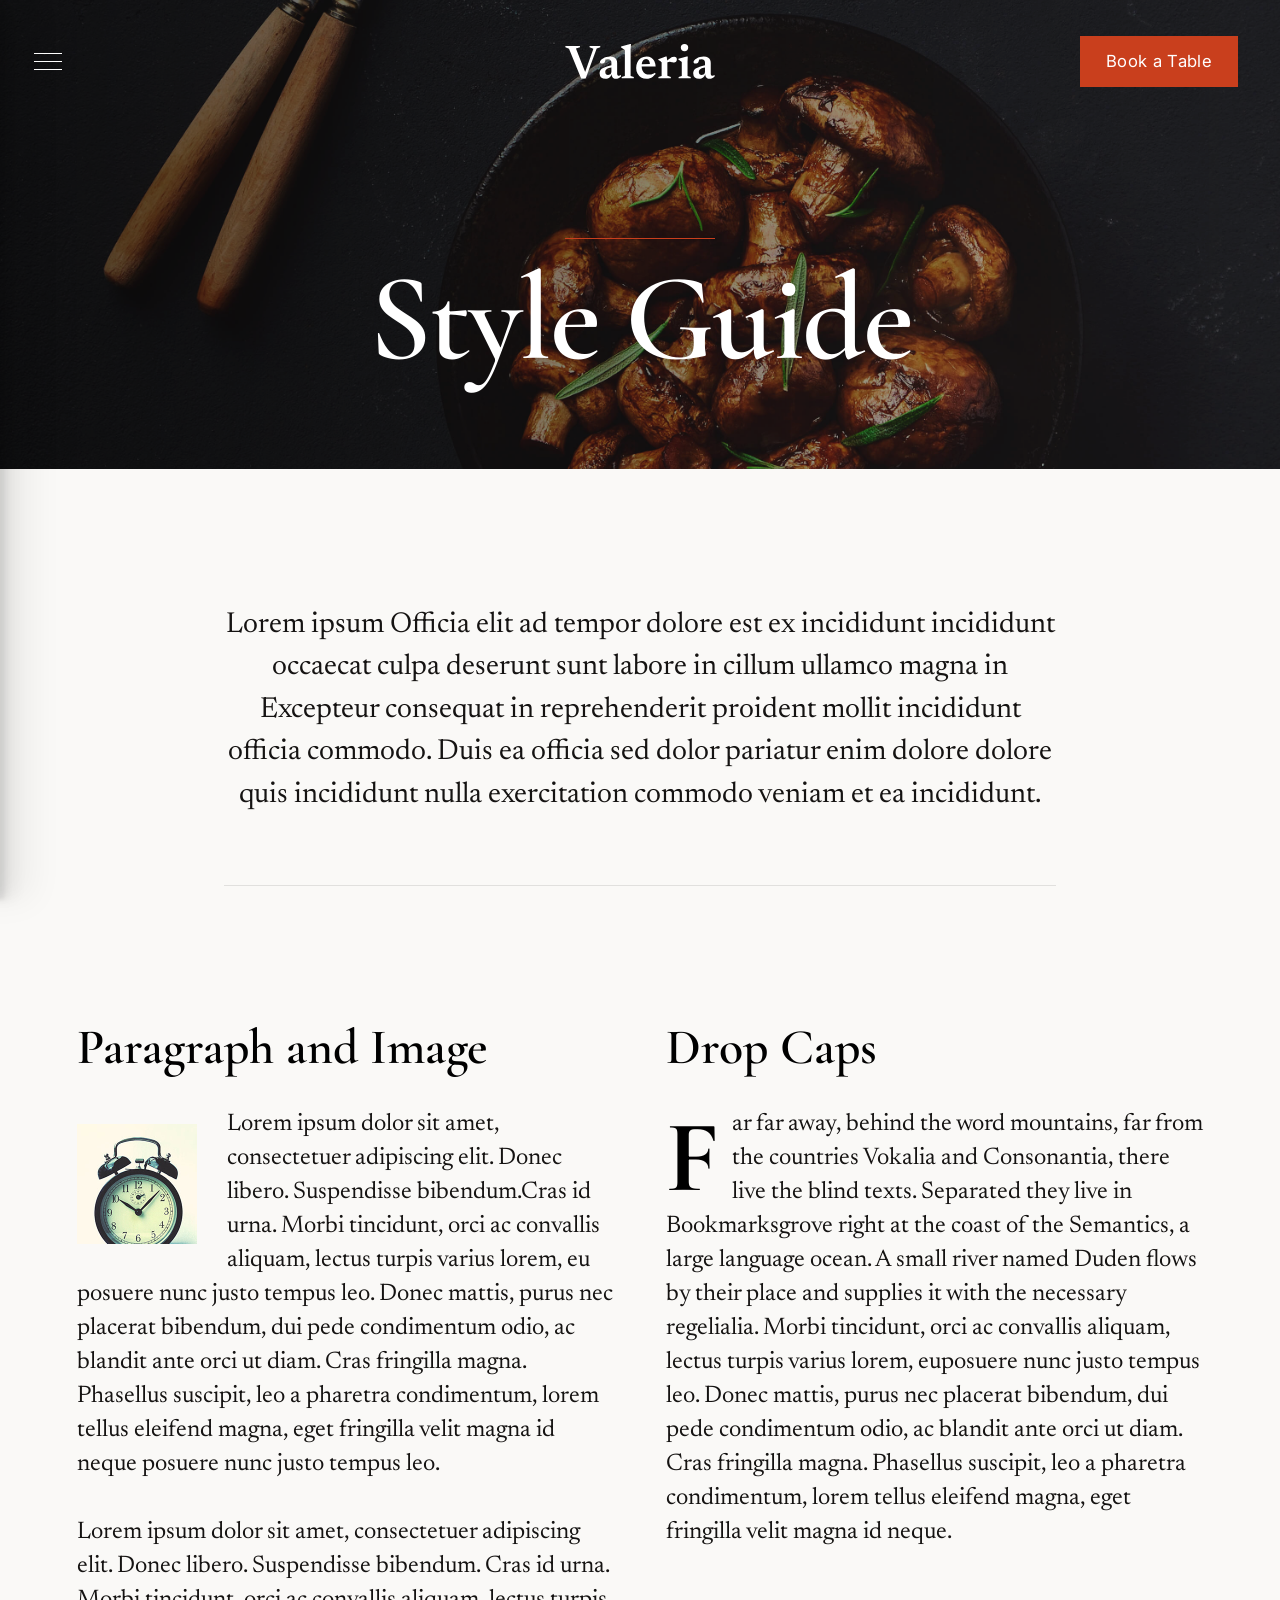
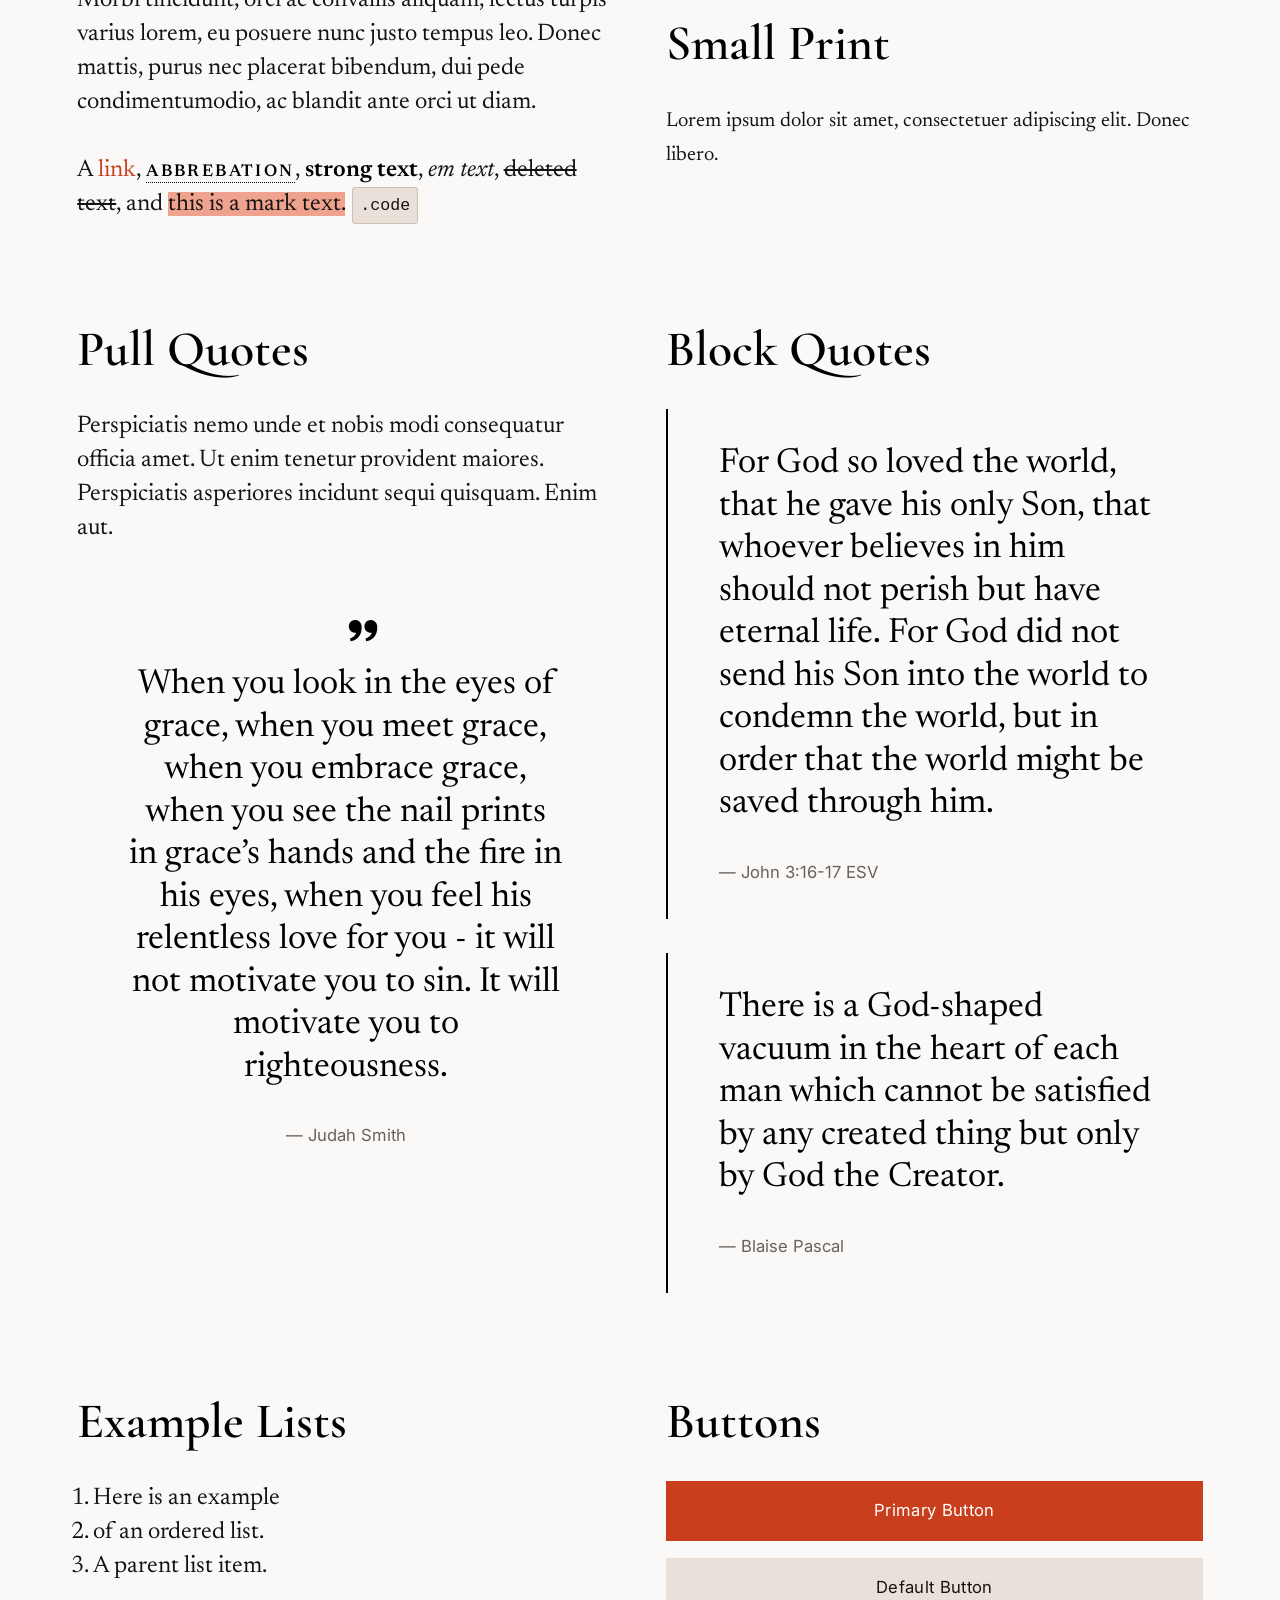
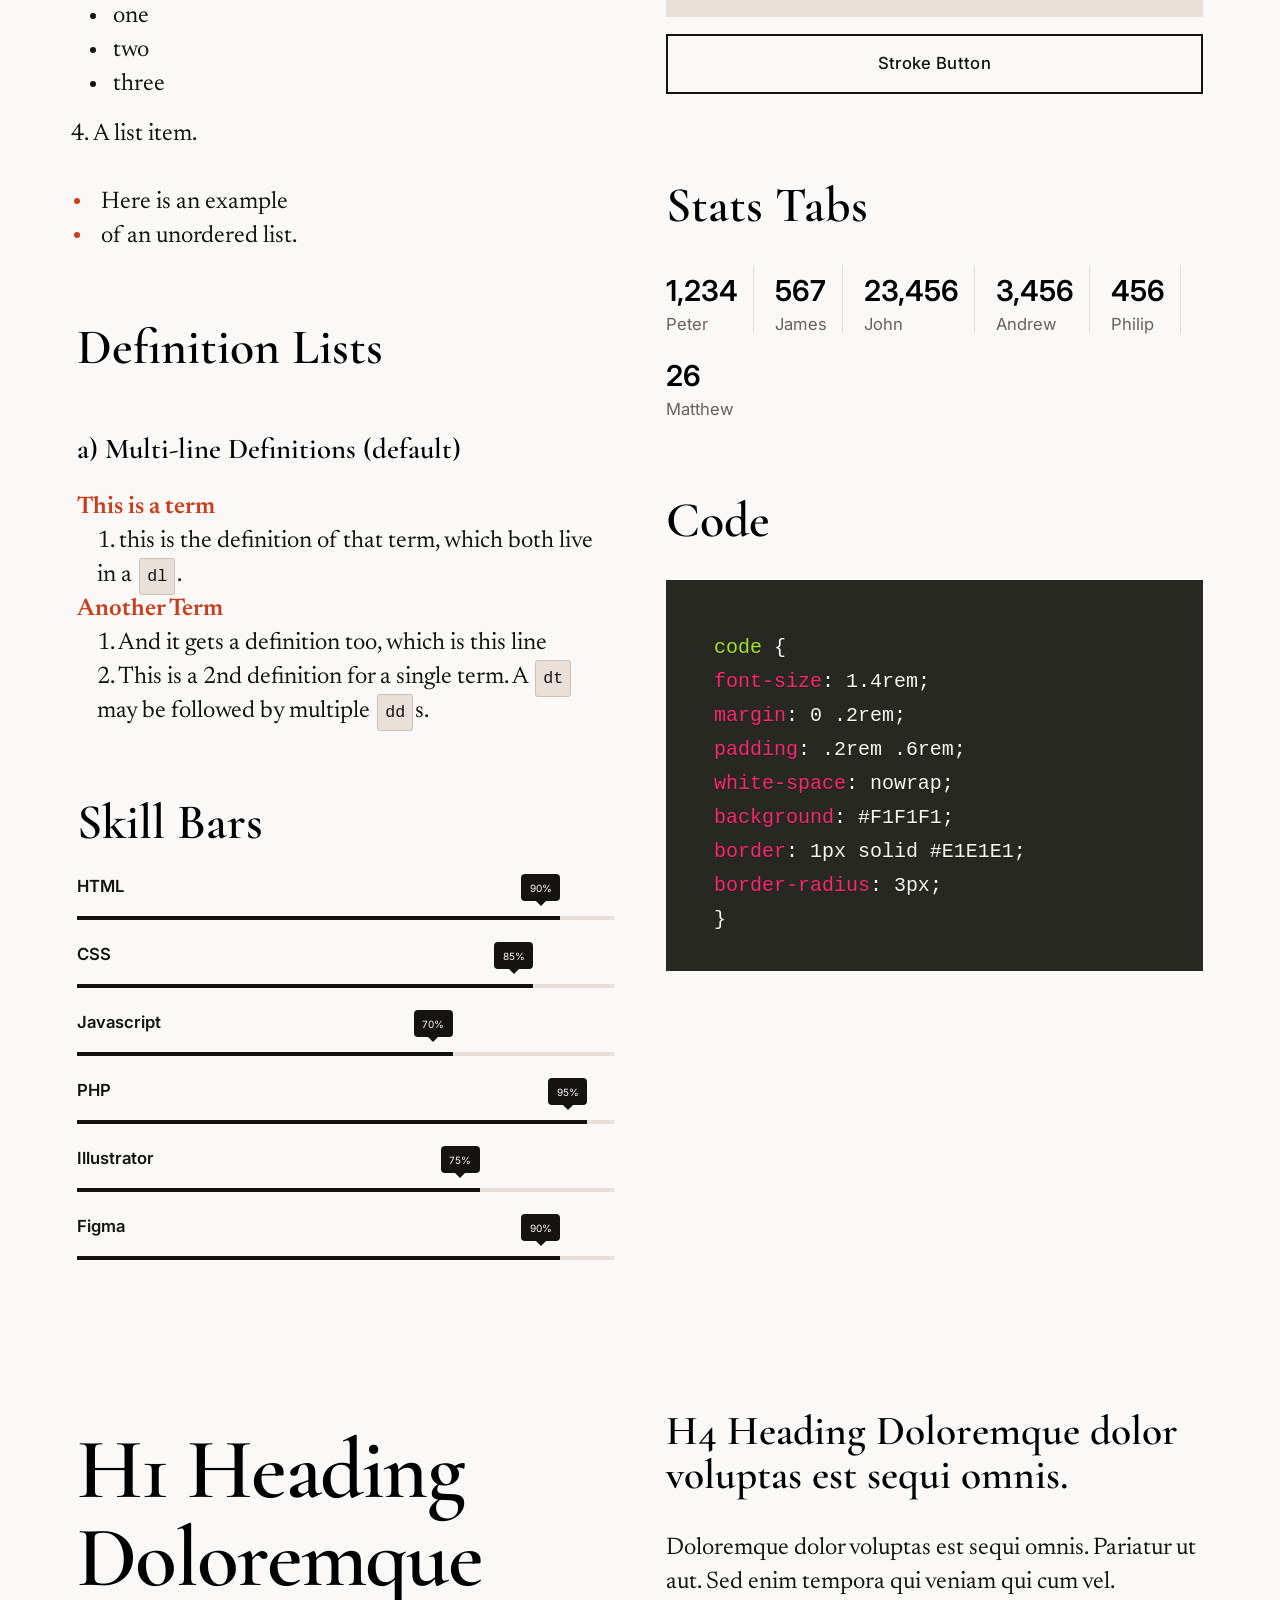
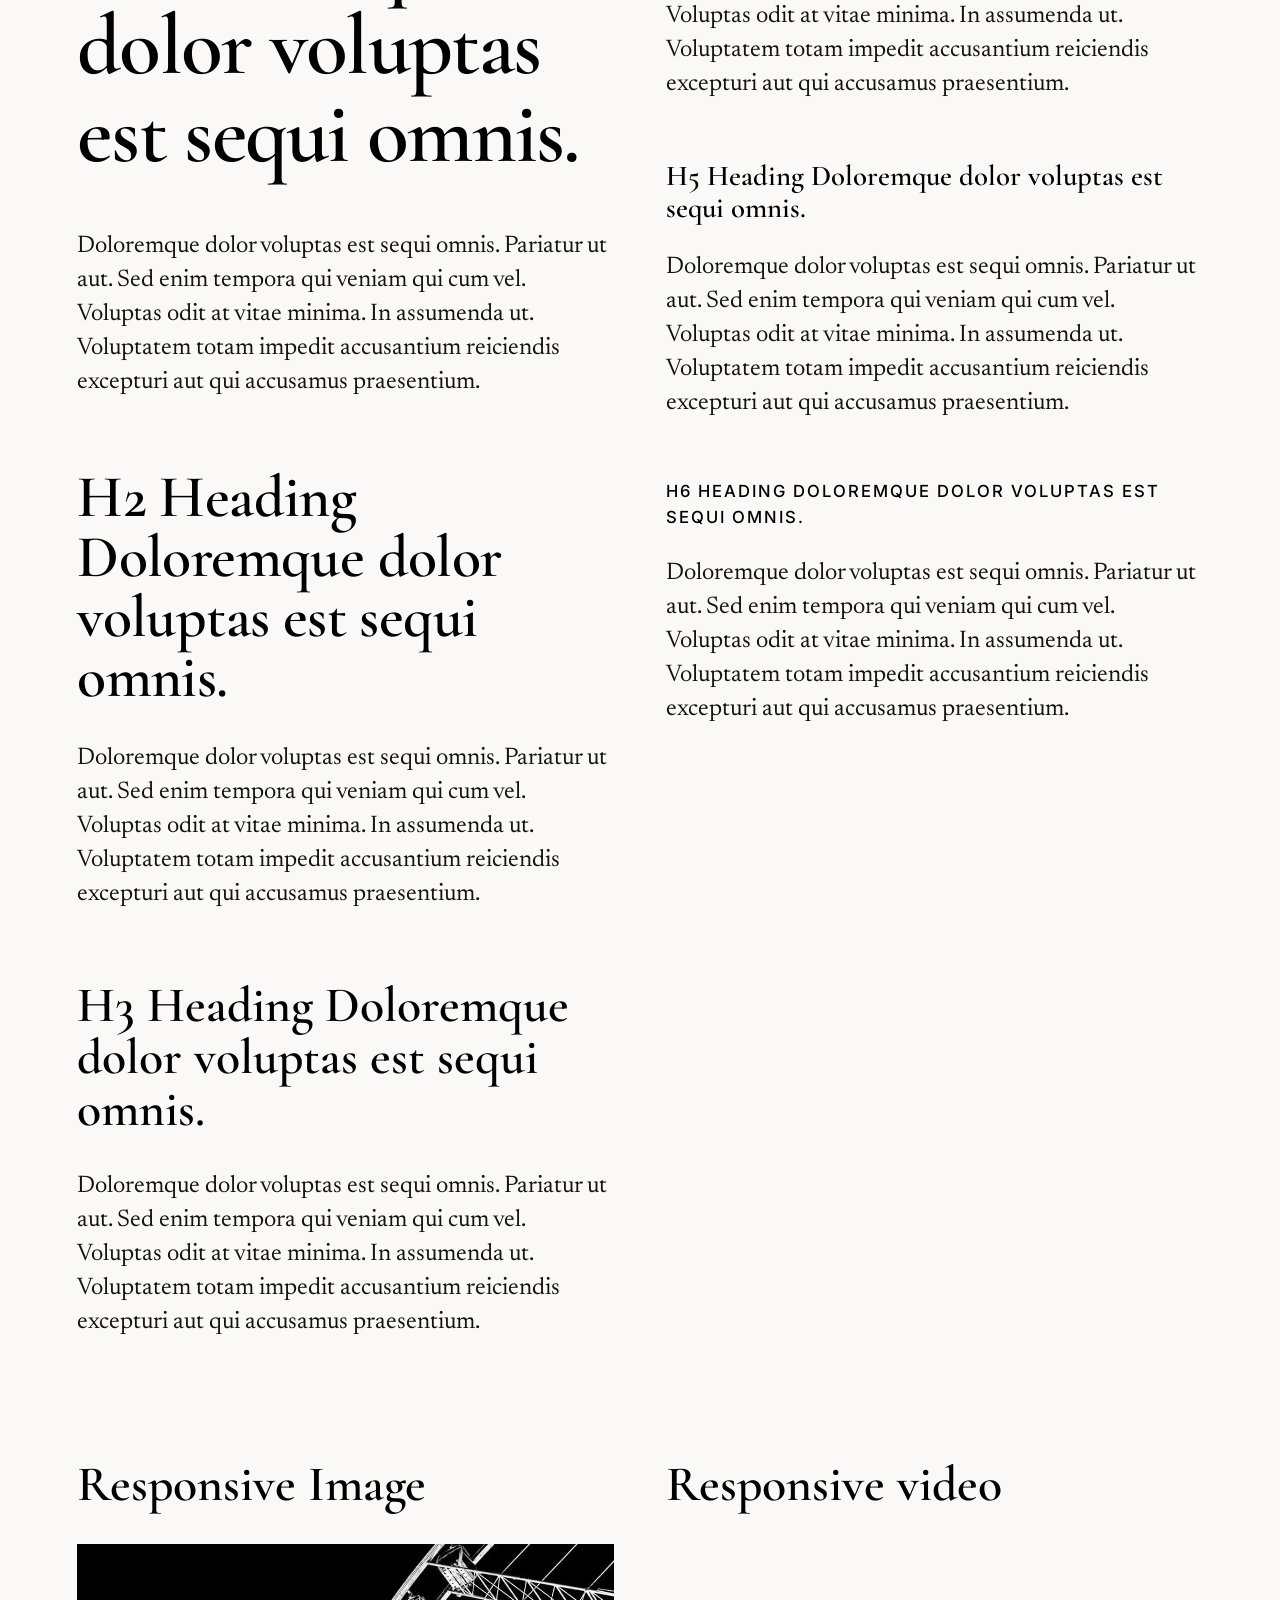
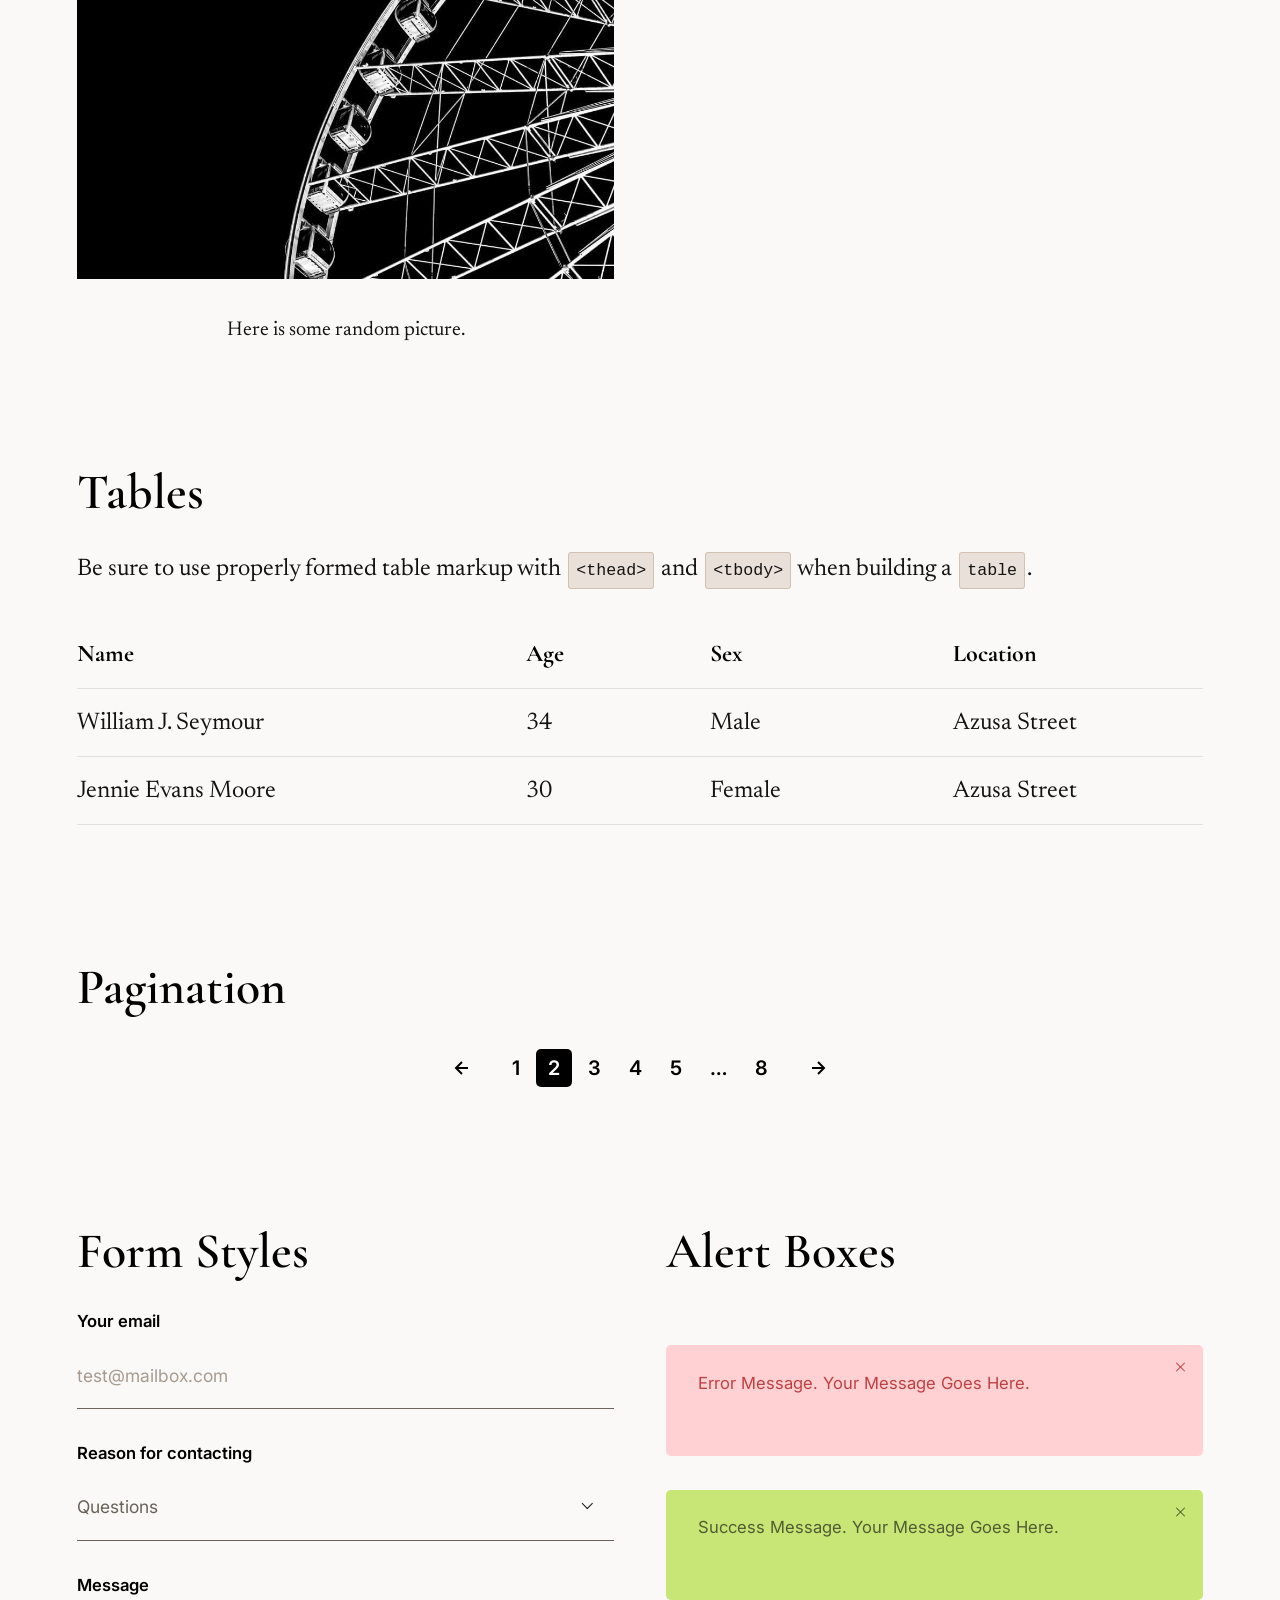
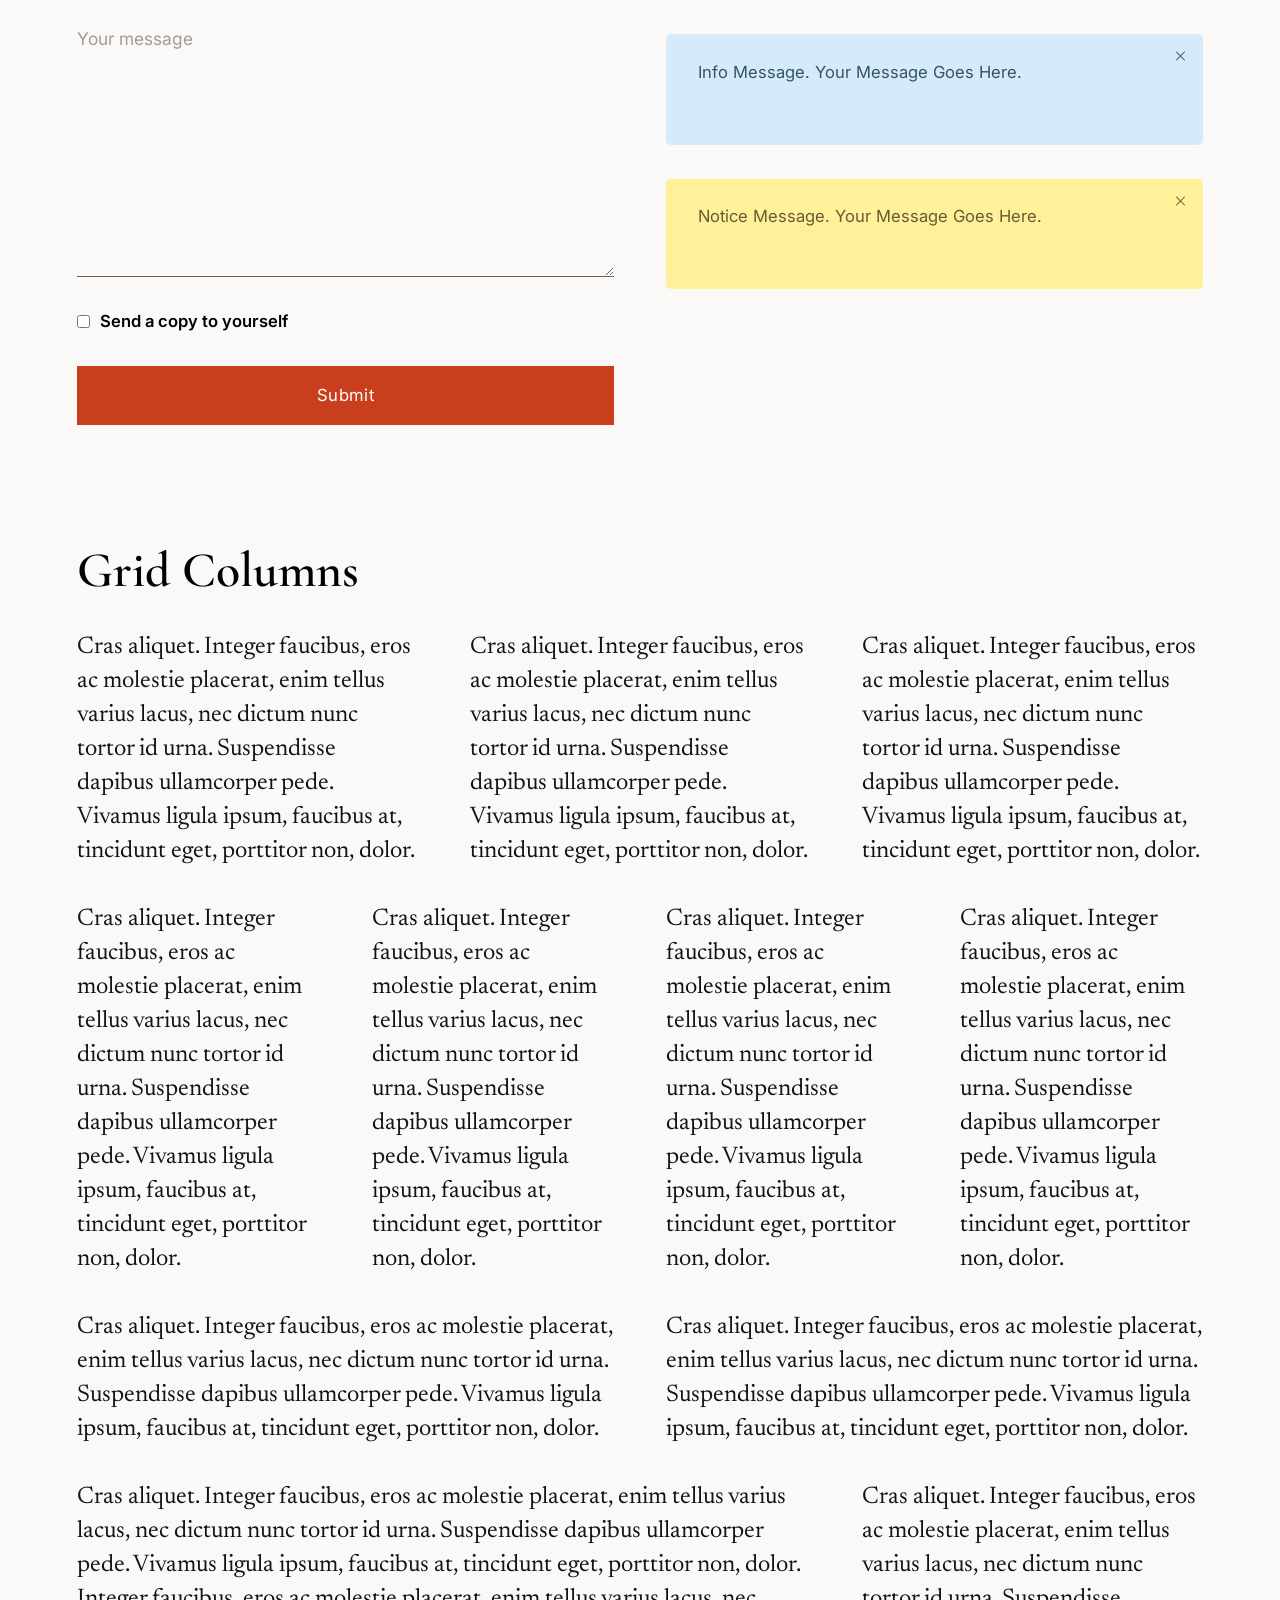
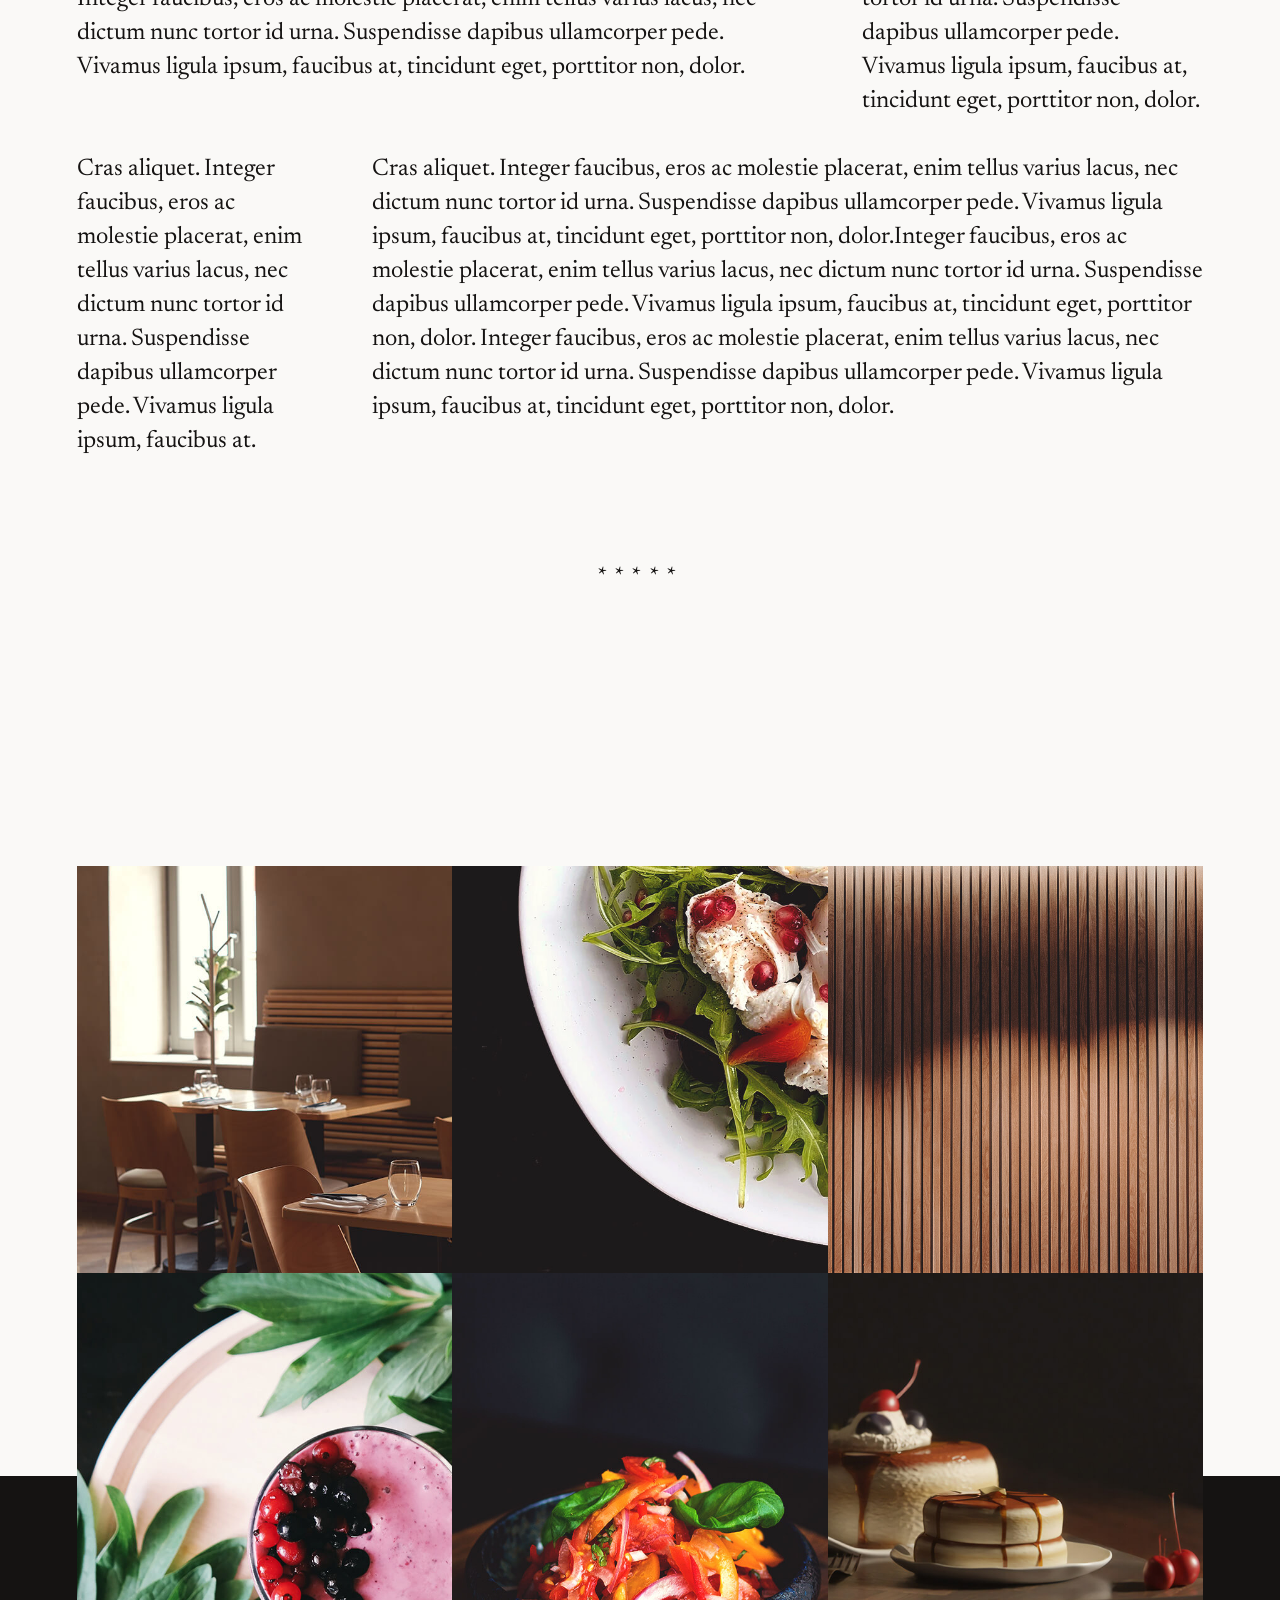
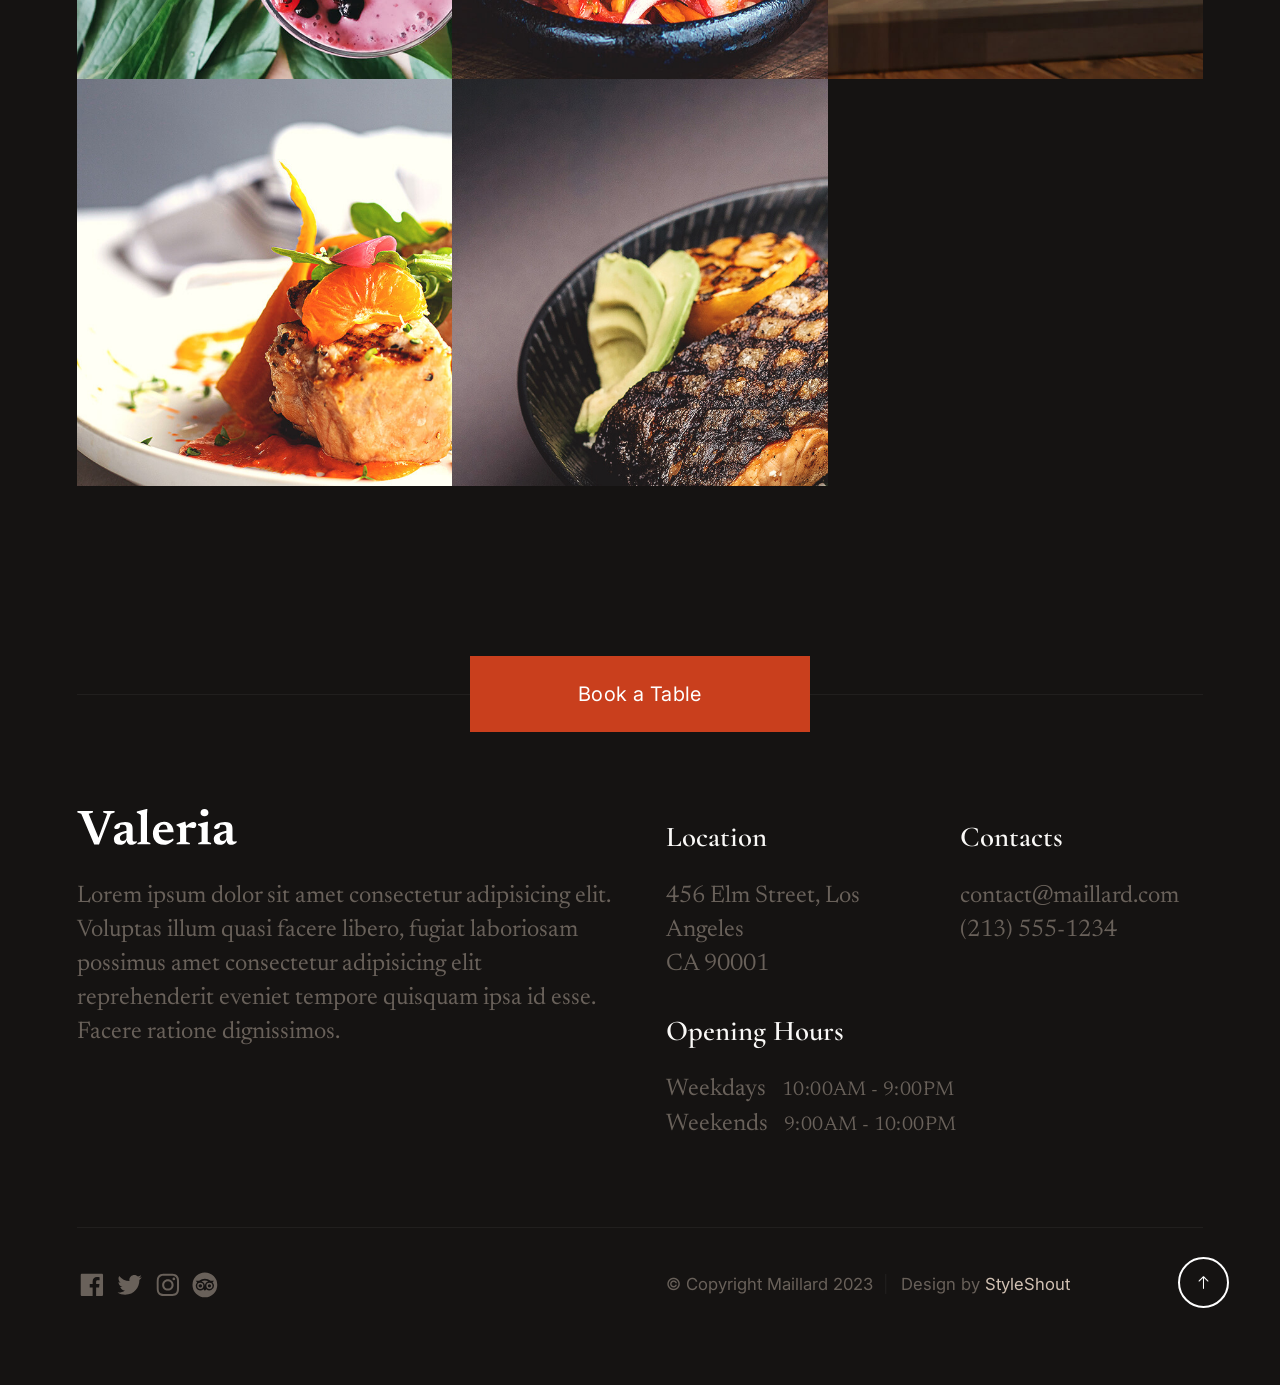
<file: frontend/styles.html>
<!DOCTYPE html>
<html lang="en" class="no-js" >
<head>

    <!--- basic page needs
    ================================================== -->
    <meta charset="utf-8">
    <meta name="viewport" content="width=device-width, initial-scale=1">
    <title>Styles - Maillard</title>

    <script>
        document.documentElement.classList.remove('no-js');
        document.documentElement.classList.add('js');
    </script>

    <!-- CSS
    ================================================== -->
    <link rel="stylesheet" href="css/vendor.css">
    <link rel="stylesheet" href="css/styles.css">

    <style type="text/css" media="screen">        
        .s-styles .intro h1 {
            margin-top: 0;
        }
    </style>

    <!-- favicons
    ================================================== -->
    <link rel="apple-touch-icon" sizes="180x180" href="apple-touch-icon.png">
    <link rel="icon" type="image/png" sizes="32x32" href="favicon-32x32.png">
    <link rel="icon" type="image/png" sizes="16x16" href="favicon-16x16.png">
    <link rel="manifest" href="site.webmanifest">

</head>


<body id="top">

    
    <!-- preloader
    ================================================== -->
    <div id="preloader">
        <div id="loader" class="dots-fade">
            <div></div>
            <div></div>
            <div></div>
        </div>
    </div>   

    <!-- page wrap
    ================================================== -->
    <div id="page" class="s-pagewrap">

        <div class="menu-underlay"></div>

        <!-- # site header 
        ================================================== -->
        <header class="s-header">

            <div class="s-header__block">

                <div class="s-header__logo">
                    <a class="logo" href="index.html">
                        <img src="images/logo.svg" alt="Homepage">
                    </a>
                </div>

                <a class="s-header__menu-toggle" href="#0"><span>Browse</span></a>

                <div class="s-header__cta">
                    <a href="reservations.html" class="btn btn--primary s-header__cta-btn">Book a Table</a>                        
                </div>

            </div> <!-- end s-header__block -->

            <nav class="s-header__nav">    

                <a href="#0" class="s-header__nav-close-btn" title="close"><span>Close</span></a>

                <div class="s-header__nav-logo">
                    <a href="index.html">
                        <img src="images/logo.svg" alt="Homepage">
                    </a>
                </div> <!-- s-header__nav-logo -->  

                <ul class="s-header__nav-links">
                    <li><a href="index.html">Home</a></li>
                    <li><a href="menu.html">Menu</a></li>
                    <li><a href="about.html">About</a></li>
                    <li><a href="reservations.html">Reservations</a></li>
                </ul> <!-- s-header__nav-links -->    

                <div class="s-header__nav-bottom">

                    <h6>Booking Request</h6>

                    <div class="s-header__booking">
                        <div class="s-header__booking-no"><a href="tel:+213123456">(213) 555-1234</a></div>
                    </div>

                    <ul class="s-header__nav-social social-list">
                        <li>
                            <a href="#0">
                                <svg xmlns="http://www.w3.org/2000/svg" width="24" height="24" viewBox="0 0 24 24" style="fill:rgba(0, 0, 0, 1);transform:;-ms-filter:"><path d="M20,3H4C3.447,3,3,3.448,3,4v16c0,0.552,0.447,1,1,1h8.615v-6.96h-2.338v-2.725h2.338v-2c0-2.325,1.42-3.592,3.5-3.592 c0.699-0.002,1.399,0.034,2.095,0.107v2.42h-1.435c-1.128,0-1.348,0.538-1.348,1.325v1.735h2.697l-0.35,2.725h-2.348V21H20 c0.553,0,1-0.448,1-1V4C21,3.448,20.553,3,20,3z"></path></svg>
                                <span class="u-screen-reader-text">Facebook</span>
                            </a>
                        </li>
                        <li>
                            <a href="#0">
                                <svg xmlns="http://www.w3.org/2000/svg" width="24" height="24" viewBox="0 0 24 24" style="fill:rgba(0, 0, 0, 1);transform:;-ms-filter:"><path d="M19.633,7.997c0.013,0.175,0.013,0.349,0.013,0.523c0,5.325-4.053,11.461-11.46,11.461c-2.282,0-4.402-0.661-6.186-1.809 c0.324,0.037,0.636,0.05,0.973,0.05c1.883,0,3.616-0.636,5.001-1.721c-1.771-0.037-3.255-1.197-3.767-2.793 c0.249,0.037,0.499,0.062,0.761,0.062c0.361,0,0.724-0.05,1.061-0.137c-1.847-0.374-3.23-1.995-3.23-3.953v-0.05 c0.537,0.299,1.16,0.486,1.82,0.511C3.534,9.419,2.823,8.184,2.823,6.787c0-0.748,0.199-1.434,0.548-2.032 c1.983,2.443,4.964,4.04,8.306,4.215c-0.062-0.3-0.1-0.611-0.1-0.923c0-2.22,1.796-4.028,4.028-4.028 c1.16,0,2.207,0.486,2.943,1.272c0.91-0.175,1.782-0.512,2.556-0.973c-0.299,0.935-0.936,1.721-1.771,2.22 c0.811-0.088,1.597-0.312,2.319-0.624C21.104,6.712,20.419,7.423,19.633,7.997z"></path></svg>
                                <span class="u-screen-reader-text">Twitter</span>
                            </a>
                        </li>
                        <li>
                            <a href="#0">
                                <svg xmlns="http://www.w3.org/2000/svg" width="24" height="24" viewBox="0 0 24 24" style="fill:rgba(0, 0, 0, 1);transform:;-ms-filter:"><path d="M11.999,7.377c-2.554,0-4.623,2.07-4.623,4.623c0,2.554,2.069,4.624,4.623,4.624c2.552,0,4.623-2.07,4.623-4.624 C16.622,9.447,14.551,7.377,11.999,7.377L11.999,7.377z M11.999,15.004c-1.659,0-3.004-1.345-3.004-3.003 c0-1.659,1.345-3.003,3.004-3.003s3.002,1.344,3.002,3.003C15.001,13.659,13.658,15.004,11.999,15.004L11.999,15.004z"></path><circle cx="16.806" cy="7.207" r="1.078"></circle><path d="M20.533,6.111c-0.469-1.209-1.424-2.165-2.633-2.632c-0.699-0.263-1.438-0.404-2.186-0.42 c-0.963-0.042-1.268-0.054-3.71-0.054s-2.755,0-3.71,0.054C7.548,3.074,6.809,3.215,6.11,3.479C4.9,3.946,3.945,4.902,3.477,6.111 c-0.263,0.7-0.404,1.438-0.419,2.186c-0.043,0.962-0.056,1.267-0.056,3.71c0,2.442,0,2.753,0.056,3.71 c0.015,0.748,0.156,1.486,0.419,2.187c0.469,1.208,1.424,2.164,2.634,2.632c0.696,0.272,1.435,0.426,2.185,0.45 c0.963,0.042,1.268,0.055,3.71,0.055s2.755,0,3.71-0.055c0.747-0.015,1.486-0.157,2.186-0.419c1.209-0.469,2.164-1.424,2.633-2.633 c0.263-0.7,0.404-1.438,0.419-2.186c0.043-0.962,0.056-1.267,0.056-3.71s0-2.753-0.056-3.71C20.941,7.57,20.801,6.819,20.533,6.111z M19.315,15.643c-0.007,0.576-0.111,1.147-0.311,1.688c-0.305,0.787-0.926,1.409-1.712,1.711c-0.535,0.199-1.099,0.303-1.67,0.311 c-0.95,0.044-1.218,0.055-3.654,0.055c-2.438,0-2.687,0-3.655-0.055c-0.569-0.007-1.135-0.112-1.669-0.311 c-0.789-0.301-1.414-0.923-1.719-1.711c-0.196-0.534-0.302-1.099-0.311-1.669c-0.043-0.95-0.053-1.218-0.053-3.654 c0-2.437,0-2.686,0.053-3.655c0.007-0.576,0.111-1.146,0.311-1.687c0.305-0.789,0.93-1.41,1.719-1.712 c0.534-0.198,1.1-0.303,1.669-0.311c0.951-0.043,1.218-0.055,3.655-0.055c2.437,0,2.687,0,3.654,0.055 c0.571,0.007,1.135,0.112,1.67,0.311c0.786,0.303,1.407,0.925,1.712,1.712c0.196,0.534,0.302,1.099,0.311,1.669 c0.043,0.951,0.054,1.218,0.054,3.655c0,2.436,0,2.698-0.043,3.654H19.315z"></path></svg>
                                <span class="u-screen-reader-text">Instagram</span>
                            </a>
                        </li>
                        <li>
                            <a href="#0">
                                <svg xmlns="http://www.w3.org/2000/svg" width="24" height="24" viewBox="0 0 24 24" style="fill: rgba(0, 0, 0, 1);transform: ;msFilter:;"><path d="M8.31 10.28a2.5 2.5 0 1 0 2.5 2.49 2.5 2.5 0 0 0-2.5-2.49zm0 3.8a1.31 1.31 0 1 1 0-2.61 1.31 1.31 0 1 1 0 2.61zm7.38-3.8a2.5 2.5 0 1 0 2.5 2.49 2.5 2.5 0 0 0-2.5-2.49zM17 12.77a1.31 1.31 0 1 1-1.31-1.3 1.31 1.31 0 0 1 1.31 1.3z"></path><path d="M12 2a10 10 0 1 0 10 10A10 10 0 0 0 12 2zm7.38 10.77a3.69 3.69 0 0 1-6.2 2.71L12 16.77l-1.18-1.29a3.69 3.69 0 1 1-5-5.44l-1.2-1.3H7.3a8.33 8.33 0 0 1 9.41 0h2.67l-1.2 1.31a3.71 3.71 0 0 1 1.2 2.72z"></path><path d="M14.77 9.05a7.19 7.19 0 0 0-5.54 0A4.06 4.06 0 0 1 12 12.7a4.08 4.08 0 0 1 2.77-3.65z"></path></svg>
                                <span class="u-screen-reader-text">Tripadvisor</span>
                            </a>
                        </li>
                    </ul> 
                </div> <!-- s-header__nav-bottom -->  

            </nav> <!-- end s-header__nav -->

        </header> <!-- end s-header -->

        
        <!-- # main content
        ================================================== -->
        <article class="s-content">

            <!-- ## pageheader -->
            <section class="s-pageheader pageheader" style="background-image:url(images/pageheader/pageheader-generic-bg-3000.jpg)">
                <div class="row">
                    <div class="column xl-12 s-pageheader__content">
                        <h1 class="page-title">                        
                            Style Guide
                        </h1>                    
                    </div>
                </div>
            </section> 
            
            <!-- ## pagecontent -->
            <section class="s-pagecontent s-styles pagecontent">

                <div class="row row-x-center text-center">

                    <div class="column xl-9 md-12 intro">

                        <p class="lead">Lorem ipsum Officia elit ad tempor dolore est ex incididunt incididunt occaecat culpa deserunt 
                        sunt labore in cillum ullamco magna in Excepteur consequat in reprehenderit proident mollit incididunt officia commodo.
                        Duis ea officia sed dolor pariatur enim dolore dolore quis incididunt nulla exercitation commodo veniam et ea incididunt.
                        </p>
    
                        <hr>
                    </div>
    
                </div> <!-- end row -->
        
                <div class="row">
        
                    <div class="column xl-6 md-12">
        
                        <h3>Paragraph and Image</h3>
        
                        <p><a href="#"><img width="120" height="120" class="u-pull-left" alt="sample-image" src="images/sample-image.jpg"></a>
                        Lorem ipsum dolor sit amet, consectetuer adipiscing elit. Donec libero. Suspendisse bibendum.Cras id urna. Morbi 
                        tincidunt, orci ac convallis aliquam, lectus turpis varius lorem, eu posuere nunc justo tempus leo. Donec mattis, 
                        purus nec placerat bibendum, dui pede condimentum odio, ac blandit ante orci ut diam. Cras fringilla magna. 
                        Phasellus suscipit, leo a pharetra condimentum, lorem tellus eleifend magna, eget fringilla velit magna id 
                        neque posuere nunc justo tempus leo. </p>
        
                        <p>
                        Lorem ipsum dolor sit amet, consectetuer adipiscing elit. Donec libero. Suspendisse bibendum. Cras id urna. 
                        Morbi tincidunt, orci ac convallis aliquam, lectus turpis varius lorem, eu posuere nunc justo tempus leo. 
                        Donec mattis, purus nec placerat bibendum, dui pede condimentumodio, ac blandit ante orci ut diam.	
                        </p>
        
                        <p>A <a href="#">link</a>,
                        <abbr title="this really isn't a very good description">abbrebation</abbr>,
                        <strong>strong text</strong>,
                        <em>em text</em>,
                        <del>deleted text</del>, and
                        <mark>this is a mark text.</mark>
                        <code>.code</code>
                        </p>
        
                    </div>
        
                    <div class="column xl-6 md-12">
        
                        <h3>Drop Caps</h3>
        
                        <p class="drop-cap">Far far away, behind the word mountains, far from the countries Vokalia and Consonantia,
                        there live the blind texts. Separated they live in Bookmarksgrove right at the coast of the
                        Semantics, a large language ocean. A small river named Duden flows by their place and supplies it with the 
                        necessary regelialia. Morbi tincidunt, orci ac convallis aliquam, lectus turpis varius lorem, 
                        euposuere nunc justo tempus leo. Donec mattis, purus nec placerat bibendum, dui pede condimentum odio, 
                        ac blandit ante orci ut diam. Cras fringilla magna. Phasellus suscipit, leo a pharetra condimentum, 
                        lorem tellus eleifend magna, eget fringilla velit magna id neque.
                        </p>
        
                        <h3>Small Print</h3>
        
                        <p><small>Lorem ipsum dolor sit amet, consectetuer adipiscing elit. Donec libero.</small></p>                    
                 
                    </div>
        
                </div> <!-- end row -->
        
                <div class="row">
        
                    <div class="column xl-6 md-12">
        
                        <h3 class="u-add-bottom">Pull Quotes</h3>
        
                        <p>
                        Perspiciatis nemo unde et nobis modi consequatur officia amet. Ut enim 
                        tenetur provident maiores. Perspiciatis asperiores incidunt sequi 
                        quisquam. Enim aut. 
                        </p>
        
                        <figure class="pull-quote">
                            <blockquote>
                                <p>
                                When you look in the eyes of grace, when you meet grace, 
                                when you embrace grace, when you see the nail prints in 
                                grace’s hands and the fire in his eyes, when you feel his 
                                relentless love for you - it will not motivate you to sin. 
                                It will motivate you to righteousness.
                                </p>
        
                                <footer>
                                    <cite>Judah Smith</cite>
                                </footer>
                            </blockquote>
                        </figure>
        
        
                    </div>
        
                    <div class="column xl-6 md-12">
        
                        <h3 class="h-add-bottom">Block Quotes</h3>
        
                        <blockquote cite="http://where-i-got-my-info-from.com">
                            <p>
                            For God so loved the world, that he gave his only Son, that whoever believes in 
                            him should not perish but have eternal life. For God did not send his Son into 
                            the world to condemn the world, but in order that the world might be 
                            saved through him.
                            </p>
        
                            <footer>
                                <cite>
                                    <a href="#0">John 3:16-17 ESV</a>
                                </cite>
                            </footer>
        
                        </blockquote>
        
                        <blockquote>
                            <p>There is a God-shaped vacuum in the heart of each man which cannot be satisfied 
                            by any created thing but only by God the Creator.</p>
        
                            <footer>
                                <cite>Blaise Pascal</cite>
                            </footer>
        
                        </blockquote>
        
                    </div>
        
                </div> <!-- end row -->
        
                <div class="row u-add-half-bottom">
        
                    <div class="column xl-6 md-12">
        
                        <h3>Example Lists</h3>
        
                        <ol>
                            <li>Here is an example</li>
                            <li>of an ordered list.</li>
                            <li>A parent list item.
                                <ul>
                                    <li>one</li>
                                    <li>two</li>
                                    <li>three</li>
                                </ul>
                                </li>
                                <li>A list item.</li>
                            </ol>
        
                        <ul class="disc">
                            <li>Here is an example</li>
                            <li>of an unordered list.</li>
                        </ul>
        
                        <h3>Definition Lists</h3>
        
                        <h5>a) Multi-line Definitions (default) </h5>
        
                        <dl class="dictionary-style">
                            <dt><strong>This is a term</strong></dt>
                                <dd>this is the definition of that term, which both live in a <code>dl</code>.</dd>
                            <dt><strong>Another Term</strong></dt>
                                <dd>And it gets a definition too, which is this line</dd>
                                <dd>This is a 2<sup>nd</sup> definition for a single term. A <code>dt</code> may be followed by multiple <code>dd</code>s.</dd>
                        </dl>
        
                        <h3 class="u-add-bottom">Skill Bars</h3>
        
                        <ul class="skill-bars">
                            <li>
                            <div class="progress percent90"><span>90%</span></div>
                            <strong>HTML</strong>
                            </li>
                            <li>
                            <div class="progress percent85"><span>85%</span></div>
                            <strong>CSS</strong>
                            </li>
                            <li>
                            <div class="progress percent70"><span>70%</span></div>
                            <strong>Javascript</strong>
                            </li>
                            <li>
                            <div class="progress percent95"><span>95%</span></div>
                            <strong>PHP</strong>
                            </li>
                            <li>
                            <div class="progress percent75"><span>75%</span></div>
                            <strong>Illustrator</strong>
                            </li>
                            <li>
                            <div class="progress percent90"><span>90%</span></div>
                            <strong>Figma</strong>
                            </li>
                        </ul>
        
                    </div>
        
                    <div class="column xl-6 md-12">
        
                        <h3 class="u-add-bottom">Buttons</h3>
        
                        <p>
                            <a class="btn btn--primary u-fullwidth" href="#0">Primary Button</a>
                            <a class="btn u-fullwidth" href="#0">Default Button</a>
                            <a class="btn btn--stroke u-fullwidth" href="#0">Stroke Button</a>
                        </p>
        
                        <h3>Stats Tabs</h3>
        
                        <ul class="stats-tabs">
                            <li><a href="#0">1,234 <em>Peter</em></a></li>
                            <li><a href="#0">567 <em>James</em></a></li>
                            <li><a href="#0">23,456 <em>John</em></a></li>
                            <li><a href="#0">3,456 <em>Andrew</em></a></li>
                            <li><a href="#0">456 <em>Philip</em></a></li>
                            <li><a href="#0">26 <em>Matthew</em></a></li>
                        </ul>
        
                        <h3 class="u-add-bottom">Code</h3>
        
<pre><code class="language-css">
    code {
    font-size: 1.4rem;
    margin: 0 .2rem;
    padding: .2rem .6rem;
    white-space: nowrap;
    background: #F1F1F1;
    border: 1px solid #E1E1E1;	
    border-radius: 3px;
    }
</code></pre>
        
                    </div>
        
                </div> <!-- end row -->
        
                <div class="row u-add-half-bottom">
        
                    <div class="column xl-6 md-12">
                            
                        <h1>H1 Heading Doloremque dolor voluptas est sequi omnis.</h1>
                        <p>Doloremque dolor voluptas est sequi omnis. Pariatur ut aut. Sed enim tempora qui veniam qui cum vel. 
                        Voluptas odit at vitae minima. In assumenda ut. Voluptatem totam impedit accusantium reiciendis excepturi aut qui accusamus praesentium.</p>
        
                        <h2>H2 Heading Doloremque dolor voluptas est sequi omnis.</h2>
                        <p>Doloremque dolor voluptas est sequi omnis. Pariatur ut aut. Sed enim tempora qui veniam qui cum vel. 
                        Voluptas odit at vitae minima. In assumenda ut. Voluptatem totam impedit accusantium reiciendis excepturi aut qui accusamus praesentium.</p>
        
                        <h3>H3 Heading Doloremque dolor voluptas est sequi omnis.</h3>
                        <p>Doloremque dolor voluptas est sequi omnis. Pariatur ut aut. Sed enim tempora qui veniam qui cum vel. 
                        Voluptas odit at vitae minima. In assumenda ut. Voluptatem totam impedit accusantium reiciendis excepturi aut qui accusamus praesentium.</p>
        
                        
                    </div>
        
                    <div class="column xl-6 md-12">
                        <h4>H4 Heading Doloremque dolor voluptas est sequi omnis.</h4>
                        <p>Doloremque dolor voluptas est sequi omnis. Pariatur ut aut. Sed enim tempora qui veniam qui cum vel. 
                        Voluptas odit at vitae minima. In assumenda ut. Voluptatem totam impedit accusantium reiciendis excepturi aut qui accusamus praesentium.</p>
        
                        <h5>H5 Heading Doloremque dolor voluptas est sequi omnis.</h5>
                        <p>Doloremque dolor voluptas est sequi omnis. Pariatur ut aut. Sed enim tempora qui veniam qui cum vel. 
                        Voluptas odit at vitae minima. In assumenda ut. Voluptatem totam impedit accusantium reiciendis excepturi aut qui accusamus praesentium.</p>
        
                        <h6>H6 Heading Doloremque dolor voluptas est sequi omnis.</h6>
                        <p>Doloremque dolor voluptas est sequi omnis. Pariatur ut aut. Sed enim tempora qui veniam qui cum vel. 
                        Voluptas odit at vitae minima. In assumenda ut. Voluptatem totam impedit accusantium reiciendis excepturi aut qui accusamus praesentium.</p>
            
                        
                    </div>
        
                </div> <!-- end row -->
        
                <div class="row u-add-half-bottom">
        
                    <div class="column xl-6 md-12">
        
                        <h3 class="u-add-bottom">Responsive Image</h3>
        
                        <figure>
                            <img src="images/wheel-500.jpg" 
                            srcset="images/wheel-1000.jpg 1000w, 
                            images/wheel-500.jpg 500w" 
                            sizes="(max-width: 1000px) 100vw, 1000px" alt="">
        
                            <figcaption>
                                Here is some random picture.
                            </figcaption>
                        </figure>
        
                    </div>
        
                    <div class="column xl-6 md-12">
        
                        <h3 class="u-add-bottom">Responsive video</h3>
        
                        <div class="video-container">
                        <iframe src="https://player.vimeo.com/video/14592941?color=00a650&title=0&byline=0&portrait=0" width="500" height="281" frameborder="0" webkitallowfullscreen mozallowfullscreen allowfullscreen></iframe> 
                        </div>
        
                    </div>
                    
                </div> <!-- end row -->
        
                <div class="row u-add-bottom">
        
                    <div class="column xl-12">
        
                        <h3>Tables</h3>
                        <p>Be sure to use properly formed table markup with <code>&lt;thead&gt;</code> and <code>&lt;tbody&gt;</code> when building a <code>table</code>.</p>
        
                        <div class="table-responsive">
        
                            <table>
                                    <thead>
                                    <tr>
                                        <th>Name</th>
                                        <th>Age</th>
                                        <th>Sex</th>
                                        <th>Location</th>
                                    </tr>
                                    </thead>
                                    <tbody>
                                    <tr>
                                        <td>William J. Seymour</td>
                                        <td>34</td>
                                        <td>Male</td>
                                        <td>Azusa Street</td>
                                    </tr>
                                    <tr>
                                        <td>Jennie Evans Moore</td>
                                        <td>30</td>
                                        <td>Female</td>
                                        <td>Azusa Street</td>
                                    </tr>
                                    </tbody>
                            </table>
        
                        </div>
        
                    </div>
                    
                </div> <!-- end row -->
        
                <div class="row">
        
                    <div class="column xl-12">
                        <h3>Pagination</h3>
        
                        <nav class="pgn">
                            <ul>
                                <li>
                                    <a class="pgn__prev" href="#0">
                                        <svg xmlns="http://www.w3.org/2000/svg" width="24" height="24" viewBox="0 0 24 24"><path d="M12.707 17.293L8.414 13H18v-2H8.414l4.293-4.293-1.414-1.414L4.586 12l6.707 6.707z"/></svg>
                                    </a>
                                </li>
                                <li><a class="pgn__num" href="#0">1</a></li>
                                <li><span class="pgn__num current">2</span></li>
                                <li><a class="pgn__num" href="#0">3</a></li>
                                <li><a class="pgn__num" href="#0">4</a></li>
                                <li><a class="pgn__num" href="#0">5</a></li>
                                <li><span class="pgn__num dots">…</span></li>
                                <li><a class="pgn__num" href="#0">8</a></li>
                                <li>
                                    <a class="pgn__next" href="#0">
                                        <svg xmlns="http://www.w3.org/2000/svg" width="24" height="24" viewBox="0 0 24 24"><path d="M11.293 17.293l1.414 1.414L19.414 12l-6.707-6.707-1.414 1.414L15.586 11H6v2h9.586z"/></svg>
                                    </a>
                                </li>
                            </ul>
                        </nav>
                    </div>
        
                </div> <!-- end row -->
        
                <div class="row">
        
                    <div class="column xl-6 md-12">
        
                        <h3 class="u-add-bottom">Form Styles</h3>
        
                        <form>
                            <div>
                                <label for="sampleInput">Your email</label>
                                <input class="u-fullwidth" type="email" placeholder="test@mailbox.com" id="sampleInput">
                            </div>
                            <div>
                                <label for="sampleRecipientInput">Reason for contacting</label>
                                <div class="ss-custom-select">
                                    <select class="u-fullwidth" id="sampleRecipientInput">
                                        <option value="Option 1">Questions</option>
                                        <option value="Option 2">Report</option>
                                        <option value="Option 3">Others</option>
                                    </select>
                                </div>
                            </div>
                            
                            <label for="exampleMessage">Message</label>
                            <textarea class="u-fullwidth" placeholder="Your message" id="exampleMessage"></textarea>
        
                            <label class="u-add-bottom">
                                <input type="checkbox">
                                <span class="label-text">Send a copy to yourself</span>
                            </label>
                        
                            <input class="btn--primary u-fullwidth" type="submit" value="Submit">
                        </form>
        
                    </div>
        
                    <div class="column xl-6 md-12">
        
                        <h3>Alert Boxes</h3>
        
                        <br>
                        
                        <div class="alert-box alert-box--error">
                            <p>Error Message. Your Message Goes Here.</p>
                            <span class="alert-box__close"></span>
                        </div><!-- end error -->
                                
                        <div class="alert-box alert-box--success">
                            <p>Success Message. Your Message Goes Here.</p>
                            <span class="alert-box__close"></span>
                        </div><!-- end success -->
                                
                        <div class="alert-box alert-box--info">
                            <p>Info Message. Your Message Goes Here.</p>
                            <span class="alert-box__close"></span>
                        </div><!-- end info -->
                                
                        <div class="alert-box alert-box--notice">
                            <p>Notice Message. Your Message Goes Here.</p>
                            <span class="alert-box__close"></span>
                        </div><!-- end notice -->
                    
                    </div>
        
                </div> <!-- end row -->
    
                <div class="row">
                
                    <div class="xl-12 column">
                        <h3 class="half-bottom">Grid Columns</h3>
                    </div>
        
                </div> <!-- Row End-->
        
                <!--<h4>1/3 Columns</h4>  -->
        
                <div class="row">
        
                    <div class="xl-4 md-12 column">
                        <p>
                        Cras aliquet. Integer faucibus, eros ac molestie placerat, enim tellus varius lacus,
                        nec dictum nunc tortor id urna. Suspendisse dapibus ullamcorper pede. Vivamus ligula ipsum,
                        faucibus at, tincidunt eget, porttitor non, dolor. 
                        </p>
                    </div>
        
                    <div class="xl-4 md-12 column">
                        <p>
                        Cras aliquet. Integer faucibus, eros ac molestie placerat, enim tellus varius lacus,
                        nec dictum nunc tortor id urna. Suspendisse dapibus ullamcorper pede. Vivamus ligula ipsum,
                        faucibus at, tincidunt eget, porttitor non, dolor. 
                        </p>
                    </div>
        
                    <div class="xl-4 md-12 column">
                        <p>
                        Cras aliquet. Integer faucibus, eros ac molestie placerat, enim tellus varius lacus,
                        nec dictum nunc tortor id urna. Suspendisse dapibus ullamcorper pede. Vivamus ligula ipsum,
                        faucibus at, tincidunt eget, porttitor non, dolor. 
                        </p>
                    </div>
        
                </div>
        
                <!--<h4>1/4 Columns</h4>  -->
        
                <div class="row">
        
                    <div class="xl-3 md-6 tab-12 column">
                        <p>
                        Cras aliquet. Integer faucibus, eros ac molestie placerat, enim tellus varius lacus,
                        nec dictum nunc tortor id urna. Suspendisse dapibus ullamcorper pede. Vivamus ligula ipsum,
                        faucibus at, tincidunt eget, porttitor non, dolor. 
                        </p>
                    </div>
        
                    <div class="xl-3 md-6 tab-12 column">
                        <p>
                        Cras aliquet. Integer faucibus, eros ac molestie placerat, enim tellus varius lacus,
                        nec dictum nunc tortor id urna. Suspendisse dapibus ullamcorper pede. Vivamus ligula ipsum,
                        faucibus at, tincidunt eget, porttitor non, dolor. 
                        </p>
                    </div>
        
                    <div class="xl-3 md-6 tab-12 column">
                        <p>
                        Cras aliquet. Integer faucibus, eros ac molestie placerat, enim tellus varius lacus,
                        nec dictum nunc tortor id urna. Suspendisse dapibus ullamcorper pede. Vivamus ligula ipsum,
                        faucibus at, tincidunt eget, porttitor non, dolor. 
                        </p>
                    </div>
        
                    <div class="xl-3 md-6 tab-12 column">
                        <p>
                        Cras aliquet. Integer faucibus, eros ac molestie placerat, enim tellus varius lacus,
                        nec dictum nunc tortor id urna. Suspendisse dapibus ullamcorper pede. Vivamus ligula ipsum,
                        faucibus at, tincidunt eget, porttitor non, dolor. 
                        </p>
                    </div>
        
                </div>
        
                <!--<h4>1/2 Columns</h4>  -->
        
                <div class="row">
        
                    <div class="xl-6 tab-12 column">
                        <p>
                        Cras aliquet. Integer faucibus, eros ac molestie placerat, enim tellus varius lacus,
                        nec dictum nunc tortor id urna. Suspendisse dapibus ullamcorper pede. Vivamus ligula ipsum,
                        faucibus at, tincidunt eget, porttitor non, dolor. 
                        </p>
                    </div>
        
                    <div class="xl-6 tab-12 column">
                        <p>
                        Cras aliquet. Integer faucibus, eros ac molestie placerat, enim tellus varius lacus,
                        nec dictum nunc tortor id urna. Suspendisse dapibus ullamcorper pede. Vivamus ligula ipsum,
                        faucibus at, tincidunt eget, porttitor non, dolor. 
                        </p>
                    </div>
        
                </div>
        
                <!--<h4>2/3 Columns</h4>  -->
        
                <div class="row">
        
                    <div class="xl-8 md-7 tab-12 column">
                        <p>
                        Cras aliquet. Integer faucibus, eros ac molestie placerat, enim tellus varius lacus,
                        nec dictum nunc tortor id urna. Suspendisse dapibus ullamcorper pede. Vivamus ligula ipsum,
                        faucibus at, tincidunt eget, porttitor non, dolor. Integer faucibus, eros ac molestie placerat, enim tellus varius lacus,
                        nec dictum nunc tortor id urna. Suspendisse dapibus ullamcorper pede. Vivamus ligula ipsum,
                        faucibus at, tincidunt eget, porttitor non, dolor.
                        </p>
                    </div>
        
                    <div class="xl-4 md-5 tab-12 column">
                        <p>
                        Cras aliquet. Integer faucibus, eros ac molestie placerat, enim tellus varius lacus,
                        nec dictum nunc tortor id urna. Suspendisse dapibus ullamcorper pede. Vivamus ligula ipsum,
                        faucibus at, tincidunt eget, porttitor non, dolor. 
                        </p>
                    </div>
        
                </div>
        
                <!--<h4>3/4 Columns</h4>  -->
        
                <div class="row">
        
                    <div class="xl-3 md-5 tab-12 column">
                        <p>
                        Cras aliquet. Integer faucibus, eros ac molestie placerat, enim tellus varius lacus,
                        nec dictum nunc tortor id urna. Suspendisse dapibus ullamcorper pede. Vivamus ligula ipsum,
                        faucibus at. 
                        </p>
                    </div>
        
                    <div class="xl-9 md-7 tab-12 column">
                        <p>
                        Cras aliquet. Integer faucibus, eros ac molestie placerat, enim tellus varius lacus,
                        nec dictum nunc tortor id urna. Suspendisse dapibus ullamcorper pede. Vivamus ligula ipsum,
                        faucibus at, tincidunt eget, porttitor non, dolor.Integer faucibus, eros ac molestie placerat, enim tellus varius lacus,
                        nec dictum nunc tortor id urna. Suspendisse dapibus ullamcorper pede. Vivamus ligula ipsum,
                        faucibus at, tincidunt eget, porttitor non, dolor. Integer faucibus, eros ac molestie placerat, enim tellus varius lacus,
                        nec dictum nunc tortor id urna. Suspendisse dapibus ullamcorper pede. Vivamus ligula ipsum,
                        faucibus at, tincidunt eget, porttitor non, dolor.
                        </p>
                    </div>
        
                </div> 
        
                <hr class="fancy">

            </section> <!-- pagecontent --> 

        </article> <!-- end main content -->


        <!-- # gallery
        ================================================== -->
        <section id="gallery" class="s-gallery">
            <div class="row s-gallery__inner">
                <div class="column xl-12">

                    <div class="gallery-items grid-list-items">
                        <div class="gallery-items__item grid-list-items__item">
                            <a href="images/gallery/large/l-gallery-01.jpg" class="gallery-items__item-thumb glightbox">
                                <img src="images/gallery/gallery-01.jpg" 
                                    srcset="images/gallery/gallery-01.jpg 1x, 
                                            images/gallery/gallery-01@2x.jpg 2x" alt="">
                            </a>
                        </div> <!-- end gallery-items__item-->
            
                        <div class="gallery-items__item grid-list-items__item">
                            <a href="images/gallery/large/l-gallery-02.jpg" class="gallery-items__item-thumb glightbox">
                                <img src="images/gallery/gallery-02.jpg" 
                                    srcset="images/gallery/gallery-02.jpg 1x, 
                                            images/gallery/gallery-02@2x.jpg 2x" alt="">
                            </a>
                        </div> <!-- end gallery-items__item -->
            
                        <div class="gallery-items__item grid-list-items__item">
                            <a href="images/gallery/large/l-gallery-03.jpg" class="gallery-items__item-thumb glightbox">
                                <img src="images/gallery/gallery-03.jpg" 
                                    srcset="images/gallery/gallery-03.jpg 1x, 
                                            images/gallery/gallery-03@2x.jpg 2x" alt="">
                            </a>
                        </div> <!-- end gallery-items__item -->
            
                        <div class="gallery-items__item grid-list-items__item">
                            <a href="images/gallery/large/l-gallery-04.jpg" class="gallery-items__item-thumb glightbox">
                                <img src="images/gallery/gallery-04.jpg" 
                                    srcset="images/gallery/gallery-04.jpg 1x, 
                                            images/gallery/gallery-04@2x.jpg 2x" alt="">
                            </a>
                        </div> <!-- end gallery-items__item -->
            
                        <div class="gallery-items__item grid-list-items__item">
                            <a href="images/gallery/large/l-gallery-05.jpg" class="gallery-items__item-thumb glightbox">
                                <img src="images/gallery/gallery-05.jpg" 
                                    srcset="images/gallery/gallery-05.jpg 1x, 
                                            images/gallery/gallery-05@2x.jpg 2x" alt="">
                            </a>
                        </div> <!-- end gallery-items__item -->
            
                        <div class="gallery-items__item grid-list-items__item">
                            <a href="images/gallery/large/l-gallery-06.jpg" class="gallery-items__item-thumb glightbox">
                                <img src="images/gallery/gallery-06.jpg" 
                                    srcset="images/gallery/gallery-06.jpg 1x, 
                                            images/gallery/gallery-06@2x.jpg 2x" alt="">
                            </a>
                        </div> <!-- end gallery-items__item -->
            
                        <div class="gallery-items__item grid-list-items__item">
                            <a href="images/gallery/large/l-gallery-07.jpg" class="gallery-items__item-thumb glightbox">
                                <img src="images/gallery/gallery-07.jpg" 
                                    srcset="images/gallery/gallery-07.jpg 1x, 
                                            images/gallery/gallery-07@2x.jpg 2x" alt="">
                            </a>
                        </div> <!-- end gallery-items__item -->
            
                        <div class="gallery-items__item grid-list-items__item">
                            <a href="images/gallery/large/l-gallery-08.jpg" class="gallery-items__item-thumb glightbox">
                                <img src="images/gallery/gallery-08.jpg" 
                                    srcset="images/gallery/gallery-08.jpg 1x, 
                                            images/gallery/gallery-08@2x.jpg 2x" alt="">
                            </a>
                        </div> <!-- end gallery-items__item -->
                    </div> <!-- end grid-list-items -->

                </div>
            </div> <!-- end s-gallery__inner -->
        </section> <!-- end s-gallery --> 


        <!-- # footer 
        ================================================== -->
        <footer id="footer" class="s-footer">  
            
            <div class="row s-footer__top row-x-center">
                <div class="column xl-4 lg-6 tab-8 mob-12">
                    <a href="reservations.html" class="btn btn--primary btn--large u-fullwidth">Book a Table</a>
                </div>
            </div>

            <div class="row s-footer__main-content">

                <div class="column xl-6 md-12 s-footer__block s-footer__about"> 
                    <div class="s-footer__logo">
                        <a class="logo" href="index.html">
                            <img src="images/logo.svg" alt="Homepage">
                        </a>
                    </div>  

                    <p>
                    Lorem ipsum dolor sit amet consectetur adipisicing elit. Voluptas illum quasi facere libero, 
                    fugiat laboriosam possimus amet consectetur adipisicing elit reprehenderit eveniet tempore quisquam ipsa id esse. Facere ratione dignissimos.
                    </p>               
                </div> <!-- end s-footer__about -->

                <div class="column xl-6 md-12 s-footer__block s-footer__info">
                    <div class="row">
                        <div class="column xl-6 lg-12">
                            <h5>Location</h5>
                            <p>
                            456 Elm Street, Los Angeles <br>
                            CA 90001
                            </p>
                        </div>
                        <div class="column xl-6 lg-12">     
                            <h5>Contacts</h5>
                            <ul class="link-list">
                                <li><a href="mailto:#0">contact@maillard.com</a></li>
                                <li><a href="tel:+2135551212">(213) 555-1234</a></li>
                            </ul> 
                        </div>
                        <div class="column">                   
                            <h5>Opening Hours</h5>
                            <ul class="opening-hours">
                                <li><span class="opening-hours__days">Weekdays</span><span class="opening-hours__time">10:00am - 9:00pm</span></li>
                                <li><span class="opening-hours__days">Weekends</span><span class="opening-hours__time">9:00am - 10:00pm</span></li>
                            </ul> 
                        </div>
                    </div>                    
                </div> <!-- end s-footer__info -->

            </div> <!-- end  s-footer__main-content -->                 
            
            <div class="row s-footer__bottom">
                
                <div class="column xl-6 lg-12">
                    <ul class="s-footer__social social-list">
                        <li>
                            <a href="#0">
                                <svg xmlns="http://www.w3.org/2000/svg" width="24" height="24" viewBox="0 0 24 24" style="fill:rgba(0, 0, 0, 1);transform:;-ms-filter:"><path d="M20,3H4C3.447,3,3,3.448,3,4v16c0,0.552,0.447,1,1,1h8.615v-6.96h-2.338v-2.725h2.338v-2c0-2.325,1.42-3.592,3.5-3.592 c0.699-0.002,1.399,0.034,2.095,0.107v2.42h-1.435c-1.128,0-1.348,0.538-1.348,1.325v1.735h2.697l-0.35,2.725h-2.348V21H20 c0.553,0,1-0.448,1-1V4C21,3.448,20.553,3,20,3z"></path></svg>
                                <span class="u-screen-reader-text">Facebook</span>
                            </a>
                        </li>
                        <li>
                            <a href="#0">
                                <svg xmlns="http://www.w3.org/2000/svg" width="24" height="24" viewBox="0 0 24 24" style="fill:rgba(0, 0, 0, 1);transform:;-ms-filter:"><path d="M19.633,7.997c0.013,0.175,0.013,0.349,0.013,0.523c0,5.325-4.053,11.461-11.46,11.461c-2.282,0-4.402-0.661-6.186-1.809 c0.324,0.037,0.636,0.05,0.973,0.05c1.883,0,3.616-0.636,5.001-1.721c-1.771-0.037-3.255-1.197-3.767-2.793 c0.249,0.037,0.499,0.062,0.761,0.062c0.361,0,0.724-0.05,1.061-0.137c-1.847-0.374-3.23-1.995-3.23-3.953v-0.05 c0.537,0.299,1.16,0.486,1.82,0.511C3.534,9.419,2.823,8.184,2.823,6.787c0-0.748,0.199-1.434,0.548-2.032 c1.983,2.443,4.964,4.04,8.306,4.215c-0.062-0.3-0.1-0.611-0.1-0.923c0-2.22,1.796-4.028,4.028-4.028 c1.16,0,2.207,0.486,2.943,1.272c0.91-0.175,1.782-0.512,2.556-0.973c-0.299,0.935-0.936,1.721-1.771,2.22 c0.811-0.088,1.597-0.312,2.319-0.624C21.104,6.712,20.419,7.423,19.633,7.997z"></path></svg>
                                <span class="u-screen-reader-text">Twitter</span>
                            </a>
                        </li>
                        <li>
                            <a href="#0">
                                <svg xmlns="http://www.w3.org/2000/svg" width="24" height="24" viewBox="0 0 24 24" style="fill:rgba(0, 0, 0, 1);transform:;-ms-filter:"><path d="M11.999,7.377c-2.554,0-4.623,2.07-4.623,4.623c0,2.554,2.069,4.624,4.623,4.624c2.552,0,4.623-2.07,4.623-4.624 C16.622,9.447,14.551,7.377,11.999,7.377L11.999,7.377z M11.999,15.004c-1.659,0-3.004-1.345-3.004-3.003 c0-1.659,1.345-3.003,3.004-3.003s3.002,1.344,3.002,3.003C15.001,13.659,13.658,15.004,11.999,15.004L11.999,15.004z"></path><circle cx="16.806" cy="7.207" r="1.078"></circle><path d="M20.533,6.111c-0.469-1.209-1.424-2.165-2.633-2.632c-0.699-0.263-1.438-0.404-2.186-0.42 c-0.963-0.042-1.268-0.054-3.71-0.054s-2.755,0-3.71,0.054C7.548,3.074,6.809,3.215,6.11,3.479C4.9,3.946,3.945,4.902,3.477,6.111 c-0.263,0.7-0.404,1.438-0.419,2.186c-0.043,0.962-0.056,1.267-0.056,3.71c0,2.442,0,2.753,0.056,3.71 c0.015,0.748,0.156,1.486,0.419,2.187c0.469,1.208,1.424,2.164,2.634,2.632c0.696,0.272,1.435,0.426,2.185,0.45 c0.963,0.042,1.268,0.055,3.71,0.055s2.755,0,3.71-0.055c0.747-0.015,1.486-0.157,2.186-0.419c1.209-0.469,2.164-1.424,2.633-2.633 c0.263-0.7,0.404-1.438,0.419-2.186c0.043-0.962,0.056-1.267,0.056-3.71s0-2.753-0.056-3.71C20.941,7.57,20.801,6.819,20.533,6.111z M19.315,15.643c-0.007,0.576-0.111,1.147-0.311,1.688c-0.305,0.787-0.926,1.409-1.712,1.711c-0.535,0.199-1.099,0.303-1.67,0.311 c-0.95,0.044-1.218,0.055-3.654,0.055c-2.438,0-2.687,0-3.655-0.055c-0.569-0.007-1.135-0.112-1.669-0.311 c-0.789-0.301-1.414-0.923-1.719-1.711c-0.196-0.534-0.302-1.099-0.311-1.669c-0.043-0.95-0.053-1.218-0.053-3.654 c0-2.437,0-2.686,0.053-3.655c0.007-0.576,0.111-1.146,0.311-1.687c0.305-0.789,0.93-1.41,1.719-1.712 c0.534-0.198,1.1-0.303,1.669-0.311c0.951-0.043,1.218-0.055,3.655-0.055c2.437,0,2.687,0,3.654,0.055 c0.571,0.007,1.135,0.112,1.67,0.311c0.786,0.303,1.407,0.925,1.712,1.712c0.196,0.534,0.302,1.099,0.311,1.669 c0.043,0.951,0.054,1.218,0.054,3.655c0,2.436,0,2.698-0.043,3.654H19.315z"></path></svg>
                                <span class="u-screen-reader-text">Instagram</span>
                            </a>
                        </li>
                        <li>
                            <a href="#0">
                                <svg xmlns="http://www.w3.org/2000/svg" width="24" height="24" viewBox="0 0 24 24" style="fill: rgba(0, 0, 0, 1);transform: ;msFilter:;"><path d="M8.31 10.28a2.5 2.5 0 1 0 2.5 2.49 2.5 2.5 0 0 0-2.5-2.49zm0 3.8a1.31 1.31 0 1 1 0-2.61 1.31 1.31 0 1 1 0 2.61zm7.38-3.8a2.5 2.5 0 1 0 2.5 2.49 2.5 2.5 0 0 0-2.5-2.49zM17 12.77a1.31 1.31 0 1 1-1.31-1.3 1.31 1.31 0 0 1 1.31 1.3z"></path><path d="M12 2a10 10 0 1 0 10 10A10 10 0 0 0 12 2zm7.38 10.77a3.69 3.69 0 0 1-6.2 2.71L12 16.77l-1.18-1.29a3.69 3.69 0 1 1-5-5.44l-1.2-1.3H7.3a8.33 8.33 0 0 1 9.41 0h2.67l-1.2 1.31a3.71 3.71 0 0 1 1.2 2.72z"></path><path d="M14.77 9.05a7.19 7.19 0 0 0-5.54 0A4.06 4.06 0 0 1 12 12.7a4.08 4.08 0 0 1 2.77-3.65z"></path></svg>
                                <span class="u-screen-reader-text">Tripadvisor</span>
                            </a>
                        </li>
                    </ul> 
                </div> <!-- end section-footer__social -->

                <div class="column xl-6 lg-12">
                    <p class="ss-copyright">
                        <span>© Copyright Maillard 2023</span> 
                        <span>Design by <a href="https://styleshout.com/">StyleShout</a></span>
                    </p>
                </div>

            </div> <!-- end section-footer__bottom -->          

            <div class="ss-go-top">
                <a class="smoothscroll" title="Back to Top" href="#top">                 
                    <svg clip-rule="evenodd" fill-rule="evenodd" stroke-linejoin="round" stroke-miterlimit="2" viewBox="0 0 24 24" xmlns="http://www.w3.org/2000/svg"><path d="m14.523 18.787s4.501-4.505 6.255-6.26c.146-.146.219-.338.219-.53s-.073-.383-.219-.53c-1.753-1.754-6.255-6.258-6.255-6.258-.144-.145-.334-.217-.524-.217-.193 0-.385.074-.532.221-.293.292-.295.766-.004 1.056l4.978 4.978h-14.692c-.414 0-.75.336-.75.75s.336.75.75.75h14.692l-4.979 4.979c-.289.289-.286.762.006 1.054.148.148.341.222.533.222.19 0 .378-.072.522-.215z" fill-rule="nonzero"/></svg>
                </a>                                
                <span>Back To Top</span>   
            </div> <!-- end ss-go-top -->
            
        </footer> <!-- end s-footer -->

    </div> <!-- end page-wrap -->


    <!-- Java Script
    ================================================== -->
    <script src="js/plugins.js"></script>
    <script src="js/main.js"></script>

</body>
</html>
</file>
<file: frontend/css/vendor.css>
/* ===================================================================
 * Maillard Third-party Stylesheets
 * Template Ver. 1.0.0
 * 08-03-2023
 * -------------------------------------------------------------------
 *
 * TOC:
 * # PrismJS 
 * # Swiper
 * # Glightbox
 *
 * ------------------------------------------------------------------- */

/* ===================================================================
 * # PrismJS 1.20.0
 *   https://prismjs.com/download.html#themes=prism-okaidia&languages=markup+css+clike+javascript+markup-templating+php 
 *   
 *   okaidia theme for JavaScript, CSS and HTML
 *   Loosely based on Monokai textmate theme by http://www.monokai.nl/
 *   @author ocodia
 * ------------------------------------------------------------------- */
code[class*=language-],
pre[class*=language-] {
  color          : #f8f8f2;
  background     : none;
  text-shadow    : 0 1px rgba(0, 0, 0, 0.3);
  font-family    : var(--font-mono);
  font-size      : calc(var(--text-size) * 0.8333);
  text-align     : left;
  white-space    : pre;
  word-spacing   : normal;
  word-break     : normal;
  word-wrap      : normal;
  line-height    : var(--vspace-1);
  -moz-tab-size  : 4;
  -o-tab-size    : 4;
  tab-size       : 4;
  -webkit-hyphens: none;
  hyphens        : none;
}

/* Code blocks */
pre[class*=language-] {
  padding : var(--vspace-0_5) 0 var(--vspace-1);
  margin  : var(--vspace-1) 0;
  overflow: auto;
}

:not(pre)>code[class*=language-],
pre[class*=language-] {
  background: #272822;
}

/* Inline code */
:not(pre)>code[class*=language-] {
  padding    : 0.1em;
  white-space: normal;
}

.token.comment,
.token.prolog,
.token.doctype,
.token.cdata {
  color: slategray;
}

.token.punctuation {
  color: #f8f8f2;
}

.token.namespace {
  opacity: 0.7;
}

.token.property,
.token.tag,
.token.constant,
.token.symbol,
.token.deleted {
  color: #f92672;
}

.token.boolean,
.token.number {
  color: #ae81ff;
}

.token.selector,
.token.attr-name,
.token.string,
.token.char,
.token.builtin,
.token.inserted {
  color: #a6e22e;
}

.token.operator,
.token.entity,
.token.url,
.language-css .token.string,
.style .token.string,
.token.variable {
  color: #f8f8f2;
}

.token.atrule,
.token.attr-value,
.token.function,
.token.class-name {
  color: #e6db74;
}

.token.keyword {
  color: #66d9ef;
}

.token.regex,
.token.important {
  color: #fd971f;
}

.token.important,
.token.bold {
  font-weight: bold;
}

.token.italic {
  font-style: italic;
}

.token.entity {
  cursor: help;
}


/* ===================================================================
 * # Swiper 6.4.5
 *   Most modern mobile touch slider and framework with hardware accelerated transitions
 *   https://swiperjs.com
 *
 *   Copyright 2014-2020 Vladimir Kharlampidi
 *
 *   Released under the MIT License
 *
 *   Released on: December 18, 2020
 * ------------------------------------------------------------------- */
@font-face {
  font-family: "swiper-icons";
  src        : url("data:application/font-woff;charset=utf-8;base64, [base64]//wADZ2x5ZgAAAywAAADMAAAD2MHtryVoZWFkAAABbAAAADAAAAA2E2+eoWhoZWEAAAGcAAAAHwAAACQC9gDzaG10eAAAAigAAAAZAAAArgJkABFsb2NhAAAC0AAAAFoAAABaFQAUGG1heHAAAAG8AAAAHwAAACAAcABAbmFtZQAAA/gAAAE5AAACXvFdBwlwb3N0AAAFNAAAAGIAAACE5s74hXjaY2BkYGAAYpf5Hu/j+W2+MnAzMYDAzaX6QjD6/4//Bxj5GA8AuRwMYGkAPywL13jaY2BkYGA88P8Agx4j+/8fQDYfA1AEBWgDAIB2BOoAeNpjYGRgYNBh4GdgYgABEMnIABJzYNADCQAACWgAsQB42mNgYfzCOIGBlYGB0YcxjYGBwR1Kf2WQZGhhYGBiYGVmgAFGBiQQkOaawtDAoMBQxXjg/wEGPcYDDA4wNUA2CCgwsAAAO4EL6gAAeNpj2M0gyAACqxgGNWBkZ2D4/wMA+xkDdgAAAHjaY2BgYGaAYBkGRgYQiAHyGMF8FgYHIM3DwMHABGQrMOgyWDLEM1T9/w8UBfEMgLzE////P/5//f/V/xv+r4eaAAeMbAxwIUYmIMHEgKYAYjUcsDAwsLKxc3BycfPw8jEQA/[base64]/uznmfPFBNODM2K7MTQ45YEAZqGP81AmGGcF3iPqOop0r1SPTaTbVkfUe4HXj97wYE+yNwWYxwWu4v1ugWHgo3S1XdZEVqWM7ET0cfnLGxWfkgR42o2PvWrDMBSFj/IHLaF0zKjRgdiVMwScNRAoWUoH78Y2icB/yIY09An6AH2Bdu/UB+yxopYshQiEvnvu0dURgDt8QeC8PDw7Fpji3fEA4z/PEJ6YOB5hKh4dj3EvXhxPqH/SKUY3rJ7srZ4FZnh1PMAtPhwP6fl2PMJMPDgeQ4rY8YT6Gzao0eAEA409DuggmTnFnOcSCiEiLMgxCiTI6Cq5DZUd3Qmp10vO0LaLTd2cjN4fOumlc7lUYbSQcZFkutRG7g6JKZKy0RmdLY680CDnEJ+UMkpFFe1RN7nxdVpXrC4aTtnaurOnYercZg2YVmLN/d/gczfEimrE/fs/bOuq29Zmn8tloORaXgZgGa78yO9/cnXm2BpaGvq25Dv9S4E9+5SIc9PqupJKhYFSSl47+Qcr1mYNAAAAeNptw0cKwkAAAMDZJA8Q7OUJvkLsPfZ6zFVERPy8qHh2YER+3i/BP83vIBLLySsoKimrqKqpa2hp6+jq6RsYGhmbmJqZSy0sraxtbO3sHRydnEMU4uR6yx7JJXveP7WrDycAAAAAAAH//wACeNpjYGRgYOABYhkgZgJCZgZNBkYGLQZtIJsFLMYAAAw3ALgAeNolizEKgDAQBCchRbC2sFER0YD6qVQiBCv/H9ezGI6Z5XBAw8CBK/m5iQQVauVbXLnOrMZv2oLdKFa8Pjuru2hJzGabmOSLzNMzvutpB3N42mNgZGBg4GKQYzBhYMxJLMlj4GBgAYow/P/PAJJhLM6sSoWKfWCAAwDAjgbRAAB42mNgYGBkAIIbCZo5IPrmUn0hGA0AO8EFTQAA") format("woff");
  font-weight: 400;
  font-style : normal;
}

:root {
  --swiper-theme-color: #007aff;
}

.swiper-container {
  margin-left : auto;
  margin-right: auto;
  position    : relative;
  overflow    : hidden;
  list-style  : none;
  padding     : 0;
  /* Fix of Webkit flickering */
  z-index     : 1;
}

.swiper-container-vertical>.swiper-wrapper {
  flex-direction: column;
}

.swiper-wrapper {
  position           : relative;
  width              : 100%;
  height             : 100%;
  z-index            : 1;
  display            : flex;
  transition-property: transform;
  box-sizing         : content-box;
}

.swiper-container-android .swiper-slide,
.swiper-wrapper {
  transform: translate3d(0px, 0, 0);
}

.swiper-container-multirow>.swiper-wrapper {
  flex-wrap: wrap;
}

.swiper-container-multirow-column>.swiper-wrapper {
  flex-wrap     : wrap;
  flex-direction: column;
}

.swiper-container-free-mode>.swiper-wrapper {
  transition-timing-function: ease-out;
  margin                    : 0 auto;
}

.swiper-slide {
  flex-shrink        : 0;
  width              : 100%;
  height             : 100%;
  position           : relative;
  transition-property: transform;
}

.swiper-slide-invisible-blank {
  visibility: hidden;
}

/* Auto Height */
.swiper-container-autoheight,
.swiper-container-autoheight .swiper-slide {
  height: auto;
}

.swiper-container-autoheight .swiper-wrapper {
  align-items        : flex-start;
  transition-property: transform, height;
}

/* 3D Effects */
.swiper-container-3d {
  perspective: 1200px;
}

.swiper-container-3d .swiper-wrapper,
.swiper-container-3d .swiper-slide,
.swiper-container-3d .swiper-slide-shadow-left,
.swiper-container-3d .swiper-slide-shadow-right,
.swiper-container-3d .swiper-slide-shadow-top,
.swiper-container-3d .swiper-slide-shadow-bottom,
.swiper-container-3d .swiper-cube-shadow {
  transform-style: preserve-3d;
}

.swiper-container-3d .swiper-slide-shadow-left,
.swiper-container-3d .swiper-slide-shadow-right,
.swiper-container-3d .swiper-slide-shadow-top,
.swiper-container-3d .swiper-slide-shadow-bottom {
  position      : absolute;
  left          : 0;
  top           : 0;
  width         : 100%;
  height        : 100%;
  pointer-events: none;
  z-index       : 10;
}

.swiper-container-3d .swiper-slide-shadow-left {
  background-image: linear-gradient(to left, rgba(0, 0, 0, 0.5), rgba(0, 0, 0, 0));
}

.swiper-container-3d .swiper-slide-shadow-right {
  background-image: linear-gradient(to right, rgba(0, 0, 0, 0.5), rgba(0, 0, 0, 0));
}

.swiper-container-3d .swiper-slide-shadow-top {
  background-image: linear-gradient(to top, rgba(0, 0, 0, 0.5), rgba(0, 0, 0, 0));
}

.swiper-container-3d .swiper-slide-shadow-bottom {
  background-image: linear-gradient(to bottom, rgba(0, 0, 0, 0.5), rgba(0, 0, 0, 0));
}

/* CSS Mode */
.swiper-container-css-mode>.swiper-wrapper {
  overflow          : auto;
  scrollbar-width   : none;
  /* For Firefox */
  -ms-overflow-style: none;
  /* For Internet Explorer and Edge */
}

.swiper-container-css-mode>.swiper-wrapper::-webkit-scrollbar {
  display: none;
}

.swiper-container-css-mode>.swiper-wrapper>.swiper-slide {
  scroll-snap-align: start start;
}

.swiper-container-horizontal.swiper-container-css-mode>.swiper-wrapper {
  scroll-snap-type: x mandatory;
}

.swiper-container-vertical.swiper-container-css-mode>.swiper-wrapper {
  scroll-snap-type: y mandatory;
}

:root {
  --swiper-navigation-size   : 44px;
  /*
    --swiper-navigation-color: var(--swiper-theme-color);
    */
}

.swiper-button-prev,
.swiper-button-next {
  position       : absolute;
  top            : 50%;
  width          : calc(var(--swiper-navigation-size) / 44 * 27);
  height         : var(--swiper-navigation-size);
  margin-top     : calc(-1 * var(--swiper-navigation-size) / 2);
  z-index        : 10;
  cursor         : pointer;
  display        : flex;
  align-items    : center;
  justify-content: center;
  color          : var(--swiper-navigation-color, var(--swiper-theme-color));
}

.swiper-button-prev.swiper-button-disabled,
.swiper-button-next.swiper-button-disabled {
  opacity       : 0.35;
  cursor        : auto;
  pointer-events: none;
}

.swiper-button-prev:after,
.swiper-button-next:after {
  font-family   : swiper-icons;
  font-size     : var(--swiper-navigation-size);
  text-transform: none !important;
  letter-spacing: 0;
  text-transform: none;
  font-variant  : initial;
  line-height   : 1;
}

.swiper-button-prev,
.swiper-container-rtl .swiper-button-next {
  left : 10px;
  right: auto;
}

.swiper-button-prev:after,
.swiper-container-rtl .swiper-button-next:after {
  content: "prev";
}

.swiper-button-next,
.swiper-container-rtl .swiper-button-prev {
  right: 10px;
  left : auto;
}

.swiper-button-next:after,
.swiper-container-rtl .swiper-button-prev:after {
  content: "next";
}

.swiper-button-prev.swiper-button-white,
.swiper-button-next.swiper-button-white {
  --swiper-navigation-color: #ffffff;
}

.swiper-button-prev.swiper-button-black,
.swiper-button-next.swiper-button-black {
  --swiper-navigation-color: #000000;
}

.swiper-button-lock {
  display: none;
}

:root {
  /*
    --swiper-pagination-color: var(--swiper-theme-color);
    */
}

.swiper-pagination {
  position  : absolute;
  text-align: center;
  transition: 300ms opacity;
  transform : translate3d(0, 0, 0);
  z-index   : 10;
}

.swiper-pagination.swiper-pagination-hidden {
  opacity: 0;
}

/* Common Styles */
.swiper-pagination-fraction,
.swiper-pagination-custom,
.swiper-container-horizontal>.swiper-pagination-bullets {
  bottom: 10px;
  left  : 0;
  width : 100%;
}

/* Bullets */
.swiper-pagination-bullets-dynamic {
  overflow : hidden;
  font-size: 0;
}

.swiper-pagination-bullets-dynamic .swiper-pagination-bullet {
  transform: scale(0.33);
  position : relative;
}

.swiper-pagination-bullets-dynamic .swiper-pagination-bullet-active {
  transform: scale(1);
}

.swiper-pagination-bullets-dynamic .swiper-pagination-bullet-active-main {
  transform: scale(1);
}

.swiper-pagination-bullets-dynamic .swiper-pagination-bullet-active-prev {
  transform: scale(0.66);
}

.swiper-pagination-bullets-dynamic .swiper-pagination-bullet-active-prev-prev {
  transform: scale(0.33);
}

.swiper-pagination-bullets-dynamic .swiper-pagination-bullet-active-next {
  transform: scale(0.66);
}

.swiper-pagination-bullets-dynamic .swiper-pagination-bullet-active-next-next {
  transform: scale(0.33);
}

.swiper-pagination-bullet {
  width        : 8px;
  height       : 8px;
  display      : inline-block;
  border-radius: 100%;
  background   : #000;
  opacity      : 0.2;
}

button.swiper-pagination-bullet {
  border            : none;
  margin            : 0;
  padding           : 0;
  box-shadow        : none;
  -webkit-appearance: none;
  -moz-appearance   : none;
  appearance        : none;
}

.swiper-pagination-clickable .swiper-pagination-bullet {
  cursor: pointer;
}

.swiper-pagination-bullet-active {
  opacity   : 1;
  background: var(--swiper-pagination-color, var(--swiper-theme-color));
}

.swiper-container-vertical>.swiper-pagination-bullets {
  right    : 10px;
  top      : 50%;
  transform: translate3d(0px, -50%, 0);
}

.swiper-container-vertical>.swiper-pagination-bullets .swiper-pagination-bullet {
  margin : 6px 0;
  display: block;
}

.swiper-container-vertical>.swiper-pagination-bullets.swiper-pagination-bullets-dynamic {
  top      : 50%;
  transform: translateY(-50%);
  width    : 8px;
}

.swiper-container-vertical>.swiper-pagination-bullets.swiper-pagination-bullets-dynamic .swiper-pagination-bullet {
  display   : inline-block;
  transition: 200ms transform, 200ms top;
}

.swiper-container-horizontal>.swiper-pagination-bullets .swiper-pagination-bullet {
  margin: 0 4px;
}

.swiper-container-horizontal>.swiper-pagination-bullets.swiper-pagination-bullets-dynamic {
  left       : 50%;
  transform  : translateX(-50%);
  white-space: nowrap;
}

.swiper-container-horizontal>.swiper-pagination-bullets.swiper-pagination-bullets-dynamic .swiper-pagination-bullet {
  transition: 200ms transform, 200ms left;
}

.swiper-container-horizontal.swiper-container-rtl>.swiper-pagination-bullets-dynamic .swiper-pagination-bullet {
  transition: 200ms transform, 200ms right;
}

/* Progress */
.swiper-pagination-progressbar {
  background: rgba(0, 0, 0, 0.25);
  position  : absolute;
}

.swiper-pagination-progressbar .swiper-pagination-progressbar-fill {
  background      : var(--swiper-pagination-color, var(--swiper-theme-color));
  position        : absolute;
  left            : 0;
  top             : 0;
  width           : 100%;
  height          : 100%;
  transform       : scale(0);
  transform-origin: left top;
}

.swiper-container-rtl .swiper-pagination-progressbar .swiper-pagination-progressbar-fill {
  transform-origin: right top;
}

.swiper-container-horizontal>.swiper-pagination-progressbar,
.swiper-container-vertical>.swiper-pagination-progressbar.swiper-pagination-progressbar-opposite {
  width : 100%;
  height: 4px;
  left  : 0;
  top   : 0;
}

.swiper-container-vertical>.swiper-pagination-progressbar,
.swiper-container-horizontal>.swiper-pagination-progressbar.swiper-pagination-progressbar-opposite {
  width : 4px;
  height: 100%;
  left  : 0;
  top   : 0;
}

.swiper-pagination-white {
  --swiper-pagination-color: #ffffff;
}

.swiper-pagination-black {
  --swiper-pagination-color: #000000;
}

.swiper-pagination-lock {
  display: none;
}

/* Scrollbar */
.swiper-scrollbar {
  border-radius   : 10px;
  position        : relative;
  -ms-touch-action: none;
  background      : rgba(0, 0, 0, 0.1);
}

.swiper-container-horizontal>.swiper-scrollbar {
  position: absolute;
  left    : 1%;
  bottom  : 3px;
  z-index : 50;
  height  : 5px;
  width   : 98%;
}

.swiper-container-vertical>.swiper-scrollbar {
  position: absolute;
  right   : 3px;
  top     : 1%;
  z-index : 50;
  width   : 5px;
  height  : 98%;
}

.swiper-scrollbar-drag {
  height       : 100%;
  width        : 100%;
  position     : relative;
  background   : rgba(0, 0, 0, 0.5);
  border-radius: 10px;
  left         : 0;
  top          : 0;
}

.swiper-scrollbar-cursor-drag {
  cursor: move;
}

.swiper-scrollbar-lock {
  display: none;
}

.swiper-zoom-container {
  width          : 100%;
  height         : 100%;
  display        : flex;
  justify-content: center;
  align-items    : center;
  text-align     : center;
}

.swiper-zoom-container>img,
.swiper-zoom-container>svg,
.swiper-zoom-container>canvas {
  max-width    : 100%;
  max-height   : 100%;
  -o-object-fit: contain;
  object-fit   : contain;
}

.swiper-slide-zoomed {
  cursor: move;
}

/* Preloader */
:root {
  /*
    --swiper-preloader-color: var(--swiper-theme-color);
    */
}

.swiper-lazy-preloader {
  width           : 42px;
  height          : 42px;
  position        : absolute;
  left            : 50%;
  top             : 50%;
  margin-left     : -21px;
  margin-top      : -21px;
  z-index         : 10;
  transform-origin: 50%;
  animation       : swiper-preloader-spin 1s infinite linear;
  box-sizing      : border-box;
  border          : 4px solid var(--swiper-preloader-color, var(--swiper-theme-color));
  border-radius   : 50%;
  border-top-color: transparent;
}

.swiper-lazy-preloader-white {
  --swiper-preloader-color: #fff;
}

.swiper-lazy-preloader-black {
  --swiper-preloader-color: #000;
}

@keyframes swiper-preloader-spin {
  100% {
    transform: rotate(360deg);
  }
}

/* a11y */
.swiper-container .swiper-notification {
  position      : absolute;
  left          : 0;
  top           : 0;
  pointer-events: none;
  opacity       : 0;
  z-index       : -1000;
}

.swiper-container-fade.swiper-container-free-mode .swiper-slide {
  transition-timing-function: ease-out;
}

.swiper-container-fade .swiper-slide {
  pointer-events     : none;
  transition-property: opacity;
}

.swiper-container-fade .swiper-slide .swiper-slide {
  pointer-events: none;
}

.swiper-container-fade .swiper-slide-active,
.swiper-container-fade .swiper-slide-active .swiper-slide-active {
  pointer-events: auto;
}

.swiper-container-cube {
  overflow: visible;
}

.swiper-container-cube .swiper-slide {
  pointer-events     : none;
  backface-visibility: hidden;
  z-index            : 1;
  visibility         : hidden;
  transform-origin   : 0 0;
  width              : 100%;
  height             : 100%;
}

.swiper-container-cube .swiper-slide .swiper-slide {
  pointer-events: none;
}

.swiper-container-cube.swiper-container-rtl .swiper-slide {
  transform-origin: 100% 0;
}

.swiper-container-cube .swiper-slide-active,
.swiper-container-cube .swiper-slide-active .swiper-slide-active {
  pointer-events: auto;
}

.swiper-container-cube .swiper-slide-active,
.swiper-container-cube .swiper-slide-next,
.swiper-container-cube .swiper-slide-prev,
.swiper-container-cube .swiper-slide-next+.swiper-slide {
  pointer-events: auto;
  visibility    : visible;
}

.swiper-container-cube .swiper-slide-shadow-top,
.swiper-container-cube .swiper-slide-shadow-bottom,
.swiper-container-cube .swiper-slide-shadow-left,
.swiper-container-cube .swiper-slide-shadow-right {
  z-index            : 0;
  backface-visibility: hidden;
}

.swiper-container-cube .swiper-cube-shadow {
  position  : absolute;
  left      : 0;
  bottom    : 0px;
  width     : 100%;
  height    : 100%;
  background: #000;
  opacity   : 0.6;
  filter    : blur(50px);
  z-index   : 0;
}

.swiper-container-flip {
  overflow: visible;
}

.swiper-container-flip .swiper-slide {
  pointer-events     : none;
  backface-visibility: hidden;
  z-index            : 1;
}

.swiper-container-flip .swiper-slide .swiper-slide {
  pointer-events: none;
}

.swiper-container-flip .swiper-slide-active,
.swiper-container-flip .swiper-slide-active .swiper-slide-active {
  pointer-events: auto;
}

.swiper-container-flip .swiper-slide-shadow-top,
.swiper-container-flip .swiper-slide-shadow-bottom,
.swiper-container-flip .swiper-slide-shadow-left,
.swiper-container-flip .swiper-slide-shadow-right {
  z-index            : 0;
  backface-visibility: hidden;
}


/* ==========================================================================
 * # Glightbox
 *
 * GLightbox 3.2.0
 * https://biati-digital.github.io/glightbox/
 * -------------------------------------------------------------------------- 
 */
.glightbox-container {
  width                   : 100%;
  height                  : 100%;
  position                : fixed;
  top                     : 0;
  left                    : 0;
  z-index                 : 999999 !important;
  overflow                : hidden;
  touch-action            : none;
  -webkit-text-size-adjust: 100%;
  -moz-text-size-adjust   : 100%;
  text-size-adjust        : 100%;
  backface-visibility     : hidden;
  outline                 : none;
}

.glightbox-container.inactive {
  display: none;
}

.glightbox-container .gcontainer {
  position: relative;
  width   : 100%;
  height  : 100%;
  z-index : 9999;
  overflow: hidden;
}

.glightbox-container .gslider {
  transition     : transform 0.4s ease;
  height         : 100%;
  left           : 0;
  top            : 0;
  width          : 100%;
  position       : relative;
  overflow       : hidden;
  display        : flex !important;
  justify-content: center;
  align-items    : center;
  transform      : translate3d(0, 0, 0);
}

.glightbox-container .gslide {
  width              : 100%;
  position           : absolute;
  -webkit-user-select: none;
  -moz-user-select   : none;
  user-select        : none;
  display            : flex;
  align-items        : center;
  justify-content    : center;
  opacity            : 0;
}

.glightbox-container .gslide.current {
  opacity : 1;
  z-index : 99999;
  position: relative;
}

.glightbox-container .gslide.prev {
  opacity: 1;
  z-index: 9999;
}

.glightbox-container .gslide-inner-content {
  width: 100%;
}

.glightbox-container .ginner-container {
  position       : relative;
  width          : 100%;
  display        : flex;
  justify-content: center;
  flex-direction : column;
  max-width      : 100%;
  margin         : auto;
  height         : 100vh;
}

.glightbox-container .ginner-container.gvideo-container {
  width: 100%;
}

.glightbox-container .ginner-container.desc-bottom,
.glightbox-container .ginner-container.desc-top {
  flex-direction: column;
}

.glightbox-container .ginner-container.desc-left,
.glightbox-container .ginner-container.desc-right {
  max-width: 100% !important;
}

.gslide iframe,
.gslide video {
  outline                   : none !important;
  border                    : none;
  min-height                : 165px;
  -webkit-overflow-scrolling: touch;
  touch-action              : auto;
}

.gslide:not(.current) {
  pointer-events: none;
}

.gslide-image {
  align-items: center;
}

.gslide-image img {
  max-height         : 100vh;
  display            : block;
  padding            : 0;
  float              : none;
  outline            : none;
  border             : none;
  -webkit-user-select: none;
  -moz-user-select   : none;
  user-select        : none;
  max-width          : 100vw;
  width              : auto;
  height             : auto;
  -o-object-fit      : cover;
  object-fit         : cover;
  touch-action       : none;
  margin             : auto;
  min-width          : 200px;
}

.desc-top .gslide-image img,
.desc-bottom .gslide-image img {
  width: auto;
}

.desc-left .gslide-image img,
.desc-right .gslide-image img {
  width    : auto;
  max-width: 100%;
}

.gslide-image img.zoomable {
  position: relative;
}

.gslide-image img.dragging {
  cursor    : grabbing !important;
  transition: none;
}

.gslide-video {
  position : relative;
  max-width: 100vh;
  width    : 100% !important;
}

.gslide-video .plyr__poster-enabled.plyr--loading .plyr__poster {
  display: none;
}

.gslide-video .gvideo-wrapper {
  width       : 100%;
  /* max-width: 160vmin; */
  margin      : auto;
}

.gslide-video::before {
  content   : "";
  position  : absolute;
  width     : 100%;
  height    : 100%;
  background: rgba(255, 0, 0, 0.34);
  display   : none;
}

.gslide-video.playing::before {
  display: none;
}

.gslide-video.fullscreen {
  max-width: 100% !important;
  min-width: 100%;
  height   : 75vh;
}

.gslide-video.fullscreen video {
  max-width: 100% !important;
  width    : 100% !important;
}

.gslide-inline {
  background: #fff;
  text-align: left;
  max-height: calc(100vh - 40px);
  overflow  : auto;
  max-width : 100%;
  margin    : auto;
}

.gslide-inline .ginlined-content {
  padding: 20px;
  width  : 100%;
}

.gslide-inline .dragging {
  cursor    : grabbing !important;
  transition: none;
}

.ginlined-content {
  overflow: auto;
  display : block !important;
  opacity : 1;
}

.gslide-external {
  display   : flex;
  width     : 100%;
  min-width : 100%;
  background: #fff;
  padding   : 0;
  overflow  : auto;
  max-height: 75vh;
  height    : 100%;
}

.gslide-media {
  display: flex;
  width  : auto;
}

.zoomed .gslide-media {
  box-shadow: none !important;
}

.desc-top .gslide-media,
.desc-bottom .gslide-media {
  margin        : 0 auto;
  flex-direction: column;
}

.gslide-description {
  position: relative;
  flex    : 1 0 100%;
}

.gslide-description.description-left,
.gslide-description.description-right {
  max-width: 100%;
}

.gslide-description.description-bottom,
.gslide-description.description-top {
  margin: 0 auto;
  width : 100%;
}

.gslide-description p {
  margin-bottom: 12px;
}

.gslide-description p:last-child {
  margin-bottom: 0;
}

.zoomed .gslide-description {
  display: none;
}

.glightbox-button-hidden {
  display: none;
}

/*
 * Description for mobiles
 * something like facebook does the description
 * for the photos
*/
.glightbox-mobile .glightbox-container .gslide-description {
  height        : auto !important;
  width         : 100%;
  position      : absolute;
  bottom        : 0;
  padding       : 19px 11px;
  max-width     : 100vw !important;
  order         : 2 !important;
  max-height    : 78vh;
  overflow      : auto !important;
  background    : linear-gradient(to bottom, rgba(0, 0, 0, 0) 0%, rgba(0, 0, 0, 0.75) 100%);
  transition    : opacity 0.3s linear;
  padding-bottom: 50px;
}

.glightbox-mobile .glightbox-container .gslide-title {
  color    : #fff;
  font-size: 1em;
}

.glightbox-mobile .glightbox-container .gslide-desc {
  color: #a1a1a1;
}

.glightbox-mobile .glightbox-container .gslide-desc a {
  color      : #fff;
  font-weight: bold;
}

.glightbox-mobile .glightbox-container .gslide-desc * {
  color: inherit;
}

.glightbox-mobile .glightbox-container .gslide-desc .desc-more {
  color  : #fff;
  opacity: 0.4;
}

.gdesc-open .gslide-media {
  transition: opacity 0.5s ease;
  opacity   : 0.4;
}

.gdesc-open .gdesc-inner {
  padding-bottom: 30px;
}

.gdesc-closed .gslide-media {
  transition: opacity 0.5s ease;
  opacity   : 1;
}

.greset {
  transition: all 0.3s ease;
}

.gabsolute {
  position: absolute;
}

.grelative {
  position: relative;
}

.glightbox-desc {
  display: none !important;
}

.glightbox-open {
  overflow: hidden;
}

.gloader {
  height            : 25px;
  width             : 25px;
  animation         : lightboxLoader 0.8s infinite linear;
  border            : 2px solid #fff;
  border-right-color: transparent;
  border-radius     : 50%;
  position          : absolute;
  display           : block;
  z-index           : 9999;
  left              : 0;
  right             : 0;
  margin            : 0 auto;
  top               : 47%;
}

.goverlay {
  width      : 100%;
  height     : calc(100vh + 1px);
  position   : fixed;
  top        : -1px;
  left       : 0;
  background : #000;
  will-change: opacity;
}

.glightbox-mobile .goverlay {
  background: #000;
}

.gprev,
.gnext,
.gclose {
  z-index        : 99999;
  cursor         : pointer;
  width          : 26px;
  height         : 44px;
  border         : none;
  display        : flex;
  justify-content: center;
  align-items    : center;
  flex-direction : column;
}

.gprev svg,
.gnext svg,
.gclose svg {
  display: block;
  width  : 25px;
  height : auto;
  margin : 0;
  padding: 0;
}

.gprev.disabled,
.gnext.disabled,
.gclose.disabled {
  opacity: 0.2;
}

.gprev .garrow,
.gnext .garrow,
.gclose .garrow {
  stroke: #fff;
}

.gbtn.focused {
  outline: 2px solid #0f3d81;
}

iframe.wait-autoplay {
  opacity: 0;
}

.glightbox-closing .gnext,
.glightbox-closing .gprev,
.glightbox-closing .gclose {
  opacity: 0 !important;
}

/*Skin */
.glightbox-clean .gslide-description {
  background: #fff;
}

.glightbox-clean .gdesc-inner {
  padding: 22px 20px;
}

.glightbox-clean .gslide-title {
  font-size    : 1em;
  font-weight  : normal;
  font-family  : arial;
  color        : #000;
  margin-bottom: 19px;
  line-height  : 1.4em;
}

.glightbox-clean .gslide-desc {
  font-size    : 0.86em;
  margin-bottom: 0;
  font-family  : arial;
  line-height  : 1.4em;
}

.glightbox-clean .gslide-video {
  background: #000;
}

.glightbox-clean .gprev,
.glightbox-clean .gnext,
.glightbox-clean .gclose {
  background-color: rgba(0, 0, 0, 0.75);
  border-radius   : 4px;
}

.glightbox-clean .gprev path,
.glightbox-clean .gnext path,
.glightbox-clean .gclose path {
  fill: #fff;
}

.glightbox-clean .gprev {
  position: absolute;
  top     : -100%;
  left    : 30px;
  width   : 40px;
  height  : 50px;
}

.glightbox-clean .gnext {
  position: absolute;
  top     : -100%;
  right   : 30px;
  width   : 40px;
  height  : 50px;
}

.glightbox-clean .gclose {
  width   : 35px;
  height  : 35px;
  top     : 15px;
  right   : 10px;
  position: absolute;
}

.glightbox-clean .gclose svg {
  width : 18px;
  height: auto;
}

.glightbox-clean .gclose:hover {
  opacity: 1;
}

/*CSS Animations*/
.gfadeIn {
  animation: gfadeIn 0.5s ease;
}

.gfadeOut {
  animation: gfadeOut 0.5s ease;
}

.gslideOutLeft {
  animation: gslideOutLeft 0.3s ease;
}

.gslideInLeft {
  animation: gslideInLeft 0.3s ease;
}

.gslideOutRight {
  animation: gslideOutRight 0.3s ease;
}

.gslideInRight {
  animation: gslideInRight 0.3s ease;
}

.gzoomIn {
  animation: gzoomIn 0.5s ease;
}

.gzoomOut {
  animation: gzoomOut 0.5s ease;
}

@keyframes lightboxLoader {
  0% {
    transform: rotate(0deg);
  }

  100% {
    transform: rotate(360deg);
  }
}

@keyframes gfadeIn {
  from {
    opacity: 0;
  }

  to {
    opacity: 1;
  }
}

@keyframes gfadeOut {
  from {
    opacity: 1;
  }

  to {
    opacity: 0;
  }
}

@keyframes gslideInLeft {
  from {
    opacity  : 0;
    transform: translate3d(-60%, 0, 0);
  }

  to {
    visibility: visible;
    transform : translate3d(0, 0, 0);
    opacity   : 1;
  }
}

@keyframes gslideOutLeft {
  from {
    opacity   : 1;
    visibility: visible;
    transform : translate3d(0, 0, 0);
  }

  to {
    transform : translate3d(-60%, 0, 0);
    opacity   : 0;
    visibility: hidden;
  }
}

@keyframes gslideInRight {
  from {
    opacity   : 0;
    visibility: visible;
    transform : translate3d(60%, 0, 0);
  }

  to {
    transform: translate3d(0, 0, 0);
    opacity  : 1;
  }
}

@keyframes gslideOutRight {
  from {
    opacity   : 1;
    visibility: visible;
    transform : translate3d(0, 0, 0);
  }

  to {
    transform: translate3d(60%, 0, 0);
    opacity  : 0;
  }
}

@keyframes gzoomIn {
  from {
    opacity  : 0;
    transform: scale3d(0.3, 0.3, 0.3);
  }

  to {
    opacity: 1;
  }
}

@keyframes gzoomOut {
  from {
    opacity: 1;
  }

  50% {
    opacity  : 0;
    transform: scale3d(0.3, 0.3, 0.3);
  }

  to {
    opacity: 0;
  }
}

@media (min-width: 769px) {
  .glightbox-container .ginner-container {
    width         : auto;
    height        : auto;
    flex-direction: row;
  }

  .glightbox-container .ginner-container.desc-top .gslide-description {
    order: 0;
  }

  .glightbox-container .ginner-container.desc-top .gslide-image,
  .glightbox-container .ginner-container.desc-top .gslide-image img {
    order: 1;
  }

  .glightbox-container .ginner-container.desc-left .gslide-description {
    order: 0;
  }

  .glightbox-container .ginner-container.desc-left .gslide-image {
    order: 1;
  }

  .gslide-image img {
    max-height: 97vh;
    max-width : 100%;
  }

  .gslide-image img.zoomable {
    cursor: zoom-in;
  }

  .zoomed .gslide-image img.zoomable {
    cursor: grab;
  }

  .gslide-inline {
    max-height: 95vh;
  }

  .gslide-external {
    max-height: 100vh;
  }

  .gslide-description.description-left,
  .gslide-description.description-right {
    max-width: 275px;
  }

  .glightbox-open {
    height: auto;
  }

  .goverlay {
    background: rgba(0, 0, 0, 0.92);
  }

  .glightbox-clean .gslide-media {
    box-shadow: 1px 2px 9px 0px rgba(0, 0, 0, 0.65);
  }

  .glightbox-clean .description-left .gdesc-inner,
  .glightbox-clean .description-right .gdesc-inner {
    position  : absolute;
    height    : 100%;
    overflow-y: auto;
  }

  .glightbox-clean .gprev,
  .glightbox-clean .gnext,
  .glightbox-clean .gclose {
    background-color: rgba(0, 0, 0, 0.32);
  }

  .glightbox-clean .gprev:hover,
  .glightbox-clean .gnext:hover,
  .glightbox-clean .gclose:hover {
    background-color: rgba(0, 0, 0, 0.7);
  }

  .glightbox-clean .gprev {
    top: 45%;
  }

  .glightbox-clean .gnext {
    top: 45%;
  }
}

@media (min-width: 992px) {
  .glightbox-clean .gclose {
    right: 24px;
  }
}

@media screen and (max-height: 420px) {
  .goverlay {
    background: #000;
  }
}
</file>
<file: frontend/css/styles.css>
@charset "UTF-8";

/* =================================================================== 
 * Maillard Main Stylesheet
 * Template Ver. 1.0.0
 * 08-03-2023
 * ------------------------------------------------------------------
 *
 * TOC:
 * # SETTINGS
 *      ## fonts 
 *      ## colors
 *      ## spacing and typescale
 *      ## grid variables
 * # CSS RESET
 * # GRID
 *      ## extra large devices
 *      ## large device
 *      ## medium devices
 *      ## tablet devices
 *      ## mobile devices
 *      ## small mobile devices
 *      ## additional column stackpoints 
 * # BASE SETUP
 * # UTILITY CLASSES
 * # TYPOGRAPHY 
 *      ## base type styles
 *      ## additional typography & helper classes
 *      ## lists
 *      ## media 
 *      ## spacing
 * # PRELOADER
 *      ## page loaded
 * # FORM
 *      ## style placeholder text
 *      ## change autocomplete styles in Chrome
 * # BUTTONS
 * # TABLE
 * # COMPONENTS
 *      ## pagination 
 *      ## alert box 
 *      ## skillbars 
 *      ## stats tabs
 * # PROJECT-WIDE SHARED STYLES
 *      ## section header
 *      ## social list
 *      ## swiper overrides
 *      ## glightbox overrides
 * # GRID-BASED LAYOUTS
 *      ## grid block
 *      ## list grid
 * # PAGE WRAP
 * # SITE HEADER
 *      ## logo
 *      ## mobile menu toggle
 *      ## CTA Button
 *      ## off canvas menu
 * # PAGEHEADER & PAGECONTENT
 * # INTRO
 *      ## intro bg
 *      ## intro content
 *      ## intro scroll down
 *      ## home intro transitions
 * # ABOUT
 *      ## about content header
 *      ## about content main
 * # MENU BLOCK
 *      ## menublock slider
 * # TESTIMONIALS
 * # GALLERY
 *      ## gallery items
 * # FOOTER
 *      ## copyright
 *      ## go top
 * # PAGE STYLES 
 *      ## content block
 *      ## menu block
 *      ## cta block
 *      ## reservation form
 *
 * ------------------------------------------------------------------ */


/* ===================================================================
 * # SETTINGS
 *
 *
 * ------------------------------------------------------------------- */

/* ------------------------------------------------------------------- 
 * ## fonts 
 * ------------------------------------------------------------------- */
@import url("https://fonts.googleapis.com/css2?family=Cormorant+Garamond:ital,wght@0,300;0,400;0,500;0,600;0,700;1,300;1,400&family=Cormorant+SC:wght@400;500;600;700&family=Inter:wght@300;400;500;600;700&family=Newsreader:ital,wght@0,300;0,400;0,500;0,600;0,700;1,300;1,400;1,500;1,600;1,700&display=swap");

:root {
    --font-1: "Newsreader", Serif;
    --font-2: "Cormorant Garamond", Serif;
    --font-3: "Inter", Sans-serif;
    --font-4: "Cormorant SC", Serif;

  /* monospace
   */
    --font-mono: Consolas, "Andale Mono", Courier, "Courier New", monospace;
}

/* ------------------------------------------------------------------- 
 * ## colors
 * ------------------------------------------------------------------- */
:root {

  /* color-1(#C73E1D)
   * color-2(#D1C1B3)
   * color-3(#595968)
   */
    --color-1                     : hsla(12, 75%, 45%, 1);
    --color-2                     : hsla(28, 25%, 76%, 1);
    --color-3                     : hsla(240, 8%, 38%, 1);

  /* theme color variations
   */
    --color-1-lightest            : hsla(12, 75%, 75%, 1);
    --color-1-lighter             : hsla(12, 75%, 65%, 1);
    --color-1-light               : hsla(12, 75%, 55%, 1);
    --color-1-dark                : hsla(12, 75%, 35%, 1);
    --color-1-darker              : hsla(12, 75%, 25%, 1);
    --color-1-darkest             : hsla(12, 75%, 15%, 1);

    --color-2-lighter             : hsla(28, 25%, 96%, 1);
    --color-2-light               : hsla(28, 25%, 86%, 1);
    --color-2-dark                : hsla(28, 25%, 66%, 1);
    --color-2-darker              : hsla(28, 25%, 56%, 1);
    --color-2-darkest             : hsla(28, 25%, 36%, 1);

    --color-3-lighter             : hsla(240, 8%, 58%, 1);
    --color-3-light               : hsla(240, 8%, 48%, 1);
    --color-3-dark                : hsla(240, 8%, 28%, 1);
    --color-3-darker              : hsla(240, 8%, 10%, 1);

  /* feedback colors
   * color-error(#ffd1d2), color-success(#c8e675), 
   * color-info(#d7ecfb), color-notice(#fff099)
   */
    --color-error                 : hsla(359, 100%, 91%, 1);
    --color-success               : hsla(76, 69%, 68%, 1);
    --color-info                  : hsla(205, 82%, 91%, 1);
    --color-notice                : hsla(51, 100%, 80%, 1);
    --color-error-content         : hsla(359, 50%, 50%, 1);
    --color-success-content       : hsla(76, 29%, 28%, 1);
    --color-info-content          : hsla(205, 32%, 31%, 1);
    --color-notice-content        : hsla(51, 30%, 30%, 1);

  /* neutrals
   * generated using 
   * Tint & Shade Generator 
   * (https://maketintsandshades.com/)
   */
    --color-black                 : #000000;
    --color-gray-19               : #151312;
    --color-gray-18               : #2a2724;
    --color-gray-17               : #3f3a36;
    --color-gray-16               : #544d48;
    --color-gray-15               : #69615a;
    --color-gray-14               : #7d746b;
    --color-gray-13               : #92877d;
    --color-gray-12               : #a79a8f;
    --color-gray-11               : #bcaea1;
    --color-gray-10               : #d1c1b3;
    --color-gray-9                : #d6c7bb;
    --color-gray-8                : #dacdc2;
    --color-gray-7                : #dfd4ca;
    --color-gray-6                : #e3dad1;
    --color-gray-5                : #e8e0d9;
    --color-gray-4                : #ede6e1;
    --color-gray-3                : #f1ece8;
    --color-gray-2                : #f6f3f0;
    --color-gray-1                : #faf9f7;
    --color-white                 : #ffffff;
    /* text
   */
    --color-text                  : var(--color-gray-19);
    --color-text-dark             : var(--color-black);
    --color-text-light            : var(--color-gray-15);
    --color-placeholder           : var(--color-gray-12);
    /* link
   */
    --color-link                  : var(--color-1);
    --color-link-hover            : var(--color-1-darker);
    --color-link-active           : var(--color-1-darker);
    /* buttons
   */
    --color-btn                   : var(--color-gray-5);
    --color-btn-text              : var(--color-text);
    --color-btn-hover             : var(--color-gray-6);
    --color-btn-hover-text        : var(--color-text);
    --color-btn-primary           : var(--color-1);
    --color-btn-primary-text      : var(--color-white);
    --color-btn-primary-hover     : var(--color-1-light);
    --color-btn-primary-hover-text: var(--color-white);
    --color-btn-stroke            : var(--color-text);
    --color-btn-stroke-text       : var(--color-text);
    --color-btn-stroke-hover      : var(--color-text);
    --color-btn-stroke-hover-text : var(--color-white);
    /* preloader
   */
    --color-preloader-bg          : var(--color-gray-19);
    --color-loader                : var(--color-gray-10);
    --color-loader-light          : var(--color-gray-16);
    /* others
   */
    --color-body-bg               : var(--color-gray-1);
    --color-border                : rgba(0, 0, 0, .1);
    --border-radius               : 5px;
}

/* ------------------------------------------------------------------- 
 * ## spacing and typescale
 * ------------------------------------------------------------------- */
:root {

  /* spacing
   * base font size: 24px 
   * vertical space unit : 34px
   */
    --base-size       : 62.5%;
    --multiplier      : 1;
    --base-font-size  : calc(2.4rem * var(--multiplier));
    --space           : calc(3.4rem * var(--multiplier));

  /* vertical spacing 
   */
    --vspace-0_125    : calc(0.125 * var(--space));
    --vspace-0_25     : calc(0.25 * var(--space));
    --vspace-0_375    : calc(0.375 * var(--space));
    --vspace-0_5      : calc(0.5 * var(--space));
    --vspace-0_625    : calc(0.625 * var(--space));
    --vspace-0_75     : calc(0.75 * var(--space));
    --vspace-0_875    : calc(0.875 * var(--space));
    --vspace-1        : calc(var(--space));
    --vspace-1_25     : calc(1.25 * var(--space));
    --vspace-1_5      : calc(1.5 * var(--space));
    --vspace-1_75     : calc(1.75 * var(--space));
    --vspace-2        : calc(2 * var(--space));
    --vspace-2_5      : calc(2.5 * var(--space));
    --vspace-3        : calc(3 * var(--space));
    --vspace-3_5      : calc(3.5 * var(--space));
    --vspace-4        : calc(4 * var(--space));
    --vspace-4_5      : calc(4.5 * var(--space));
    --vspace-5        : calc(5 * var(--space));
    --vspace-5_5      : calc(5.5 * var(--space));
    --vspace-6        : calc(6 * var(--space));
    --vspace-6_5      : calc(6.5 * var(--space));
    --vspace-7        : calc(7 * var(--space));
    --vspace-7_5      : calc(7.5 * var(--space));
    --vspace-8        : calc(8 * var(--space));
    --vspace-8_5      : calc(8.5 * var(--space));
    --vspace-9        : calc(9 * var(--space));
    --vspace-9_5      : calc(9.5 * var(--space));
    --vspace-10       : calc(10 * var(--space));

  /* type scale
   * ratio 1          :2 | base: 24px
   * -------------------------------------------------------
   *
   * --text-huge-3    = (178.32px)
   * --text-huge-2    = (148.60px)
   * --text-huge-1    = (123.83px)
   * --text-display-3 = (103.20px)
   * --text-display-2 = (86.00px)
   * --text-display-1 = (71.66px)
   * --text-xxxl      = (59.72px)
   * --text-xxl       = (49.77px)
   * --text-xl        = (41.47px)
   * --text-lg        = (34.56px)
   * --text-md        = (28.80px)
   * --text-size      = (24.00px) BASE
   * --text-sm        = (20.00px)
   * --text-xs        = (16.67px)
   *
   * ---------------------------------------------------------
   */
    --text-scale-ratio: 1.2;
    --text-size       : var(--base-font-size);
    --text-xs         : calc((var(--text-size) / var(--text-scale-ratio)) / var(--text-scale-ratio));
    --text-sm         : calc(var(--text-xs) * var(--text-scale-ratio));
    --text-md         : calc(var(--text-sm) * var(--text-scale-ratio) * var(--text-scale-ratio));
    --text-lg         : calc(var(--text-md) * var(--text-scale-ratio));
    --text-xl         : calc(var(--text-lg) * var(--text-scale-ratio));
    --text-xxl        : calc(var(--text-xl) * var(--text-scale-ratio));
    --text-xxxl       : calc(var(--text-xxl) * var(--text-scale-ratio));
    --text-display-1  : calc(var(--text-xxxl) * var(--text-scale-ratio));
    --text-display-2  : calc(var(--text-display-1) * var(--text-scale-ratio));
    --text-display-3  : calc(var(--text-display-2) * var(--text-scale-ratio));
    --text-huge-1     : calc(var(--text-display-3) * var(--text-scale-ratio));
    --text-huge-2     : calc(var(--text-huge-1) * var(--text-scale-ratio));
    --text-huge-3     : calc(var(--text-huge-2) * var(--text-scale-ratio));

  /* default button height
   */
    --vspace-btn      : var(--vspace-1_75);
}

/* on mobile devices below 600px, change the value of '--multiplier' 
 * to adjust the values of base font size and vertical space unit.
 */
@media screen and (max-width: 600px) {
    :root {
        --multiplier: .9412;
    }
}

/* ------------------------------------------------------------------- 
 * ## grid variables
 * ------------------------------------------------------------------- */
:root {

  /* widths for rows and containers
   */
    --width-sixteen-cols: 1760px;
    --width-default     : 1400px;
    --width-wide        : 1600px;
    --width-wider       : 1800px;
    --width-narrow      : 1200px;
    --width-narrower    : 1000px;
    --width-narrowest   : 800px;
    --width-full        : 100%;
    --width-grid-max    : var(--width-default);

  /* gutter
   */
    --gutter            : 2.6rem;
}

/* on large screen devices
 */
@media screen and (max-width: 1000px) {
    :root {
        --gutter: 2.2rem;
    }
}

/* on small devices
 */
@media screen and (max-width: 600px) {
    :root {
        --gutter: 1rem;
    }
}


/* ====================================================================
 * # CSS RESET
 *
 *
 * --------------------------------------------------------------------
 * http://meyerweb.com/eric/tools/css/reset/ 
 * v2.0 | 20110126
 * License: none (public domain)
 * -------------------------------------------------------------------- */
html,
body,
div,
span,
applet,
object,
iframe,
h1,
h2,
h3,
h4,
h5,
h6,
p,
blockquote,
pre,
a,
abbr,
acronym,
address,
big,
cite,
code,
del,
dfn,
em,
img,
ins,
kbd,
q,
s,
samp,
small,
strike,
strong,
sub,
sup,
tt,
var,
b,
u,
i,
center,
dl,
dt,
dd,
ol,
ul,
li,
fieldset,
form,
label,
legend,
table,
caption,
tbody,
tfoot,
thead,
tr,
th,
td,
article,
aside,
canvas,
details,
embed,
figure,
figcaption,
footer,
header,
hgroup,
menu,
nav,
output,
ruby,
section,
summary,
time,
mark,
audio,
video {
    margin        : 0;
    padding       : 0;
    border        : 0;
    font-size     : 100%;
    font          : inherit;
    vertical-align: baseline;
}

/* HTML5 display-role reset for older browsers */
article,
aside,
details,
figcaption,
figure,
footer,
header,
hgroup,
menu,
nav,
section {
    display: block;
}

body {
    line-height: 1;
}

ol,
ul {
    list-style: none;
}

blockquote,
q {
    quotes: none;
}

blockquote:before,
blockquote:after,
q:before,
q:after {
    content: "";
    content: none;
}

table {
    border-collapse: collapse;
    border-spacing : 0;
}


/* ===================================================================
 * # GRID v5.0.0
 *
 *
 * -------------------------------------------------------------------
 * - Grid system based on the flex display property.
 *
 * - Grid breakpoints are based on MAXIMUM WIDTH media queries, 
 *   meaning they apply to that one breakpoint and ALL THOSE BELOW IT.
 *
 * - Grid columns without a specified width will automatically layout 
 *   as equal width columns.
 *
 * - On viewports 400px and below, all grid columns will stacked 
 *   vertically
 *
 * ------------------------------------------------------------------- */

/* row 
 */
.row {
    display  : flex;
    flex-flow: row wrap;
    width    : min(92%, var(--width-grid-max));
    margin   : 0 auto;
}

.row .row {
    width       : auto;
    margin-left : calc(var(--gutter) * -1);
    margin-right: calc(var(--gutter) * -1);
}

/* column
 */
.column {
    flex   : 1;
    padding: 0 var(--gutter);
}

.collapse>.column,
.column.collapse {
    padding: 0;
}

/* row utility classes
 */
.row.row-wrap {
    flex-wrap: wrap;
}

.row.row-nowrap {
    flex-wrap: nowrap;
}

.row.row-y-top {
    align-items: flex-start;
}

.row.row-y-bottom {
    align-items: flex-end;
}

.row.row-y-center {
    align-items: center;
}

.row.row-stretch {
    align-items: stretch;
}

.row.row-baseline {
    align-items: baseline;
}

.row.row-x-left {
    justify-content: flex-start;
}

.row.row-x-right {
    justify-content: flex-end;
}

.row.row-x-center {
    justify-content: center;
}

.row.row-center {
    align-items    : center;
    justify-content: center;
}

/* ------------------------- -------------------------------------------
 * ## extra large devices (1201px and above)
 * -------------------------------------------------------------------- */
.xl-1 {
    flex : none;
    width: 8.3333333333%;
}

.xl-2 {
    flex : none;
    width: 16.6666666667%;
}

.xl-3 {
    flex : none;
    width: 25%;
}

.xl-4 {
    flex : none;
    width: 33.3333333333%;
}

.xl-5 {
    flex : none;
    width: 41.6666666667%;
}

.xl-6 {
    flex : none;
    width: 50%;
}

.xl-7 {
    flex : none;
    width: 58.3333333333%;
}

.xl-8 {
    flex : none;
    width: 66.6666666667%;
}

.xl-9 {
    flex : none;
    width: 75%;
}

.xl-10 {
    flex : none;
    width: 83.3333333333%;
}

.xl-11 {
    flex : none;
    width: 91.6666666667%;
}

.xl-12 {
    flex : none;
    width: 100%;
}

/* --------------------------------------------------------------------
 * ## large devices (1001px to 1200px)
 * -------------------------------------------------------------------- */
@media screen and (max-width: 1200px) {
    .lg-1 {
        flex : none;
        width: 8.3333333333%;
    }

    .lg-2 {
        flex : none;
        width: 16.6666666667%;
    }

    .lg-3 {
        flex : none;
        width: 25%;
    }

    .lg-4 {
        flex : none;
        width: 33.3333333333%;
    }

    .lg-5 {
        flex : none;
        width: 41.6666666667%;
    }

    .lg-6 {
        flex : none;
        width: 50%;
    }

    .lg-7 {
        flex : none;
        width: 58.3333333333%;
    }

    .lg-8 {
        flex : none;
        width: 66.6666666667%;
    }

    .lg-9 {
        flex : none;
        width: 75%;
    }

    .lg-10 {
        flex : none;
        width: 83.3333333333%;
    }

    .lg-11 {
        flex : none;
        width: 91.6666666667%;
    }

    .lg-12 {
        flex : none;
        width: 100%;
    }
}

/* --------------------------------------------------------------------
 * ## medium devices (801px to 1000px)
 * -------------------------------------------------------------------- */
@media screen and (max-width: 1000px) {
    .md-1 {
        flex : none;
        width: 8.3333333333%;
    }

    .md-2 {
        flex : none;
        width: 16.6666666667%;
    }

    .md-3 {
        flex : none;
        width: 25%;
    }

    .md-4 {
        flex : none;
        width: 33.3333333333%;
    }

    .md-5 {
        flex : none;
        width: 41.6666666667%;
    }

    .md-6 {
        flex : none;
        width: 50%;
    }

    .md-7 {
        flex : none;
        width: 58.3333333333%;
    }

    .md-8 {
        flex : none;
        width: 66.6666666667%;
    }

    .md-9 {
        flex : none;
        width: 75%;
    }

    .md-10 {
        flex : none;
        width: 83.3333333333%;
    }

    .md-11 {
        flex : none;
        width: 91.6666666667%;
    }

    .md-12 {
        flex : none;
        width: 100%;
    }
}

/* --------------------------------------------------------------------
 * ## tablet devices (601px to 800px)  
 * -------------------------------------------------------------------- */
@media screen and (max-width: 800px) {
    .tab-1 {
        flex : none;
        width: 8.3333333333%;
    }

    .tab-2 {
        flex : none;
        width: 16.6666666667%;
    }

    .tab-3 {
        flex : none;
        width: 25%;
    }

    .tab-4 {
        flex : none;
        width: 33.3333333333%;
    }

    .tab-5 {
        flex : none;
        width: 41.6666666667%;
    }

    .tab-6 {
        flex : none;
        width: 50%;
    }

    .tab-7 {
        flex : none;
        width: 58.3333333333%;
    }

    .tab-8 {
        flex : none;
        width: 66.6666666667%;
    }

    .tab-9 {
        flex : none;
        width: 75%;
    }

    .tab-10 {
        flex : none;
        width: 83.3333333333%;
    }

    .tab-11 {
        flex : none;
        width: 91.6666666667%;
    }

    .tab-12 {
        flex : none;
        width: 100%;
    }
}

/* --------------------------------------------------------------------
 * ## mobile devices (401px to 600px)  
 * -------------------------------------------------------------------- */
@media screen and (max-width: 600px) {
    .row {
        width        : 100%;
        padding-left : 6vw;
        padding-right: 6vw;
    }

    .row .row {
        padding-left : 0;
        padding-right: 0;
    }

    .mob-1 {
        flex : none;
        width: 8.3333333333%;
    }

    .mob-2 {
        flex : none;
        width: 16.6666666667%;
    }

    .mob-3 {
        flex : none;
        width: 25%;
    }

    .mob-4 {
        flex : none;
        width: 33.3333333333%;
    }

    .mob-5 {
        flex : none;
        width: 41.6666666667%;
    }

    .mob-6 {
        flex : none;
        width: 50%;
    }

    .mob-7 {
        flex : none;
        width: 58.3333333333%;
    }

    .mob-8 {
        flex : none;
        width: 66.6666666667%;
    }

    .mob-9 {
        flex : none;
        width: 75%;
    }

    .mob-10 {
        flex : none;
        width: 83.3333333333%;
    }

    .mob-11 {
        flex : none;
        width: 91.6666666667%;
    }

    .mob-12 {
        flex : none;
        width: 100%;
    }
}

/* --------------------------------------------------------------------
 * ## small mobile devices (up to 400px)
 * -------------------------------------------------------------------- */

/* stack columns vertically
 */
@media screen and (max-width: 400px) {
    .row .row {
        margin-left : 0;
        margin-right: 0;
    }

    .column {
        flex        : none;
        width       : 100%;
        margin-left : 0;
        margin-right: 0;
        padding     : 0;
    }
}

/* --------------------------------------------------------------------
 * ## additional column stackpoints 
 * -------------------------------------------------------------------- */
@media screen and (max-width: 900px) {
    .stack-on-900 {
        flex        : none;
        width       : 100%;
        margin-left : 0;
        margin-right: 0;
    }
}

@media screen and (max-width: 700px) {
    .stack-on-700 {
        flex        : none;
        width       : 100%;
        margin-left : 0;
        margin-right: 0;
    }
}

@media screen and (max-width: 550px) {
    .stack-on-550 {
        flex        : none;
        width       : 100%;
        margin-left : 0;
        margin-right: 0;
    }
}


/* ===================================================================
 * # BASE SETUP
 *
 *
 * ------------------------------------------------------------------- */
html {
    font-size : var(--base-size);
    box-sizing: border-box;
}

*,
*::before,
*::after {
    box-sizing: inherit;
}

body {
    background-color          : var(--color-body-bg);
    -webkit-overflow-scrolling: touch;
    -webkit-text-size-adjust  : 100%;
    -webkit-font-smoothing    : antialiased;
    -moz-osx-font-smoothing   : grayscale;
}

p {
    font-size     : inherit;
    text-rendering: optimizeLegibility;
}

a {
    text-decoration: none;
}

svg,
img,
video {
    max-width: 100%;
    height   : auto;
}

pre {
    overflow: auto;
}

/* Remove margins and paddings for common elements 
 */
div,
dl,
dt,
dd,
ul,
ol,
li,
h1,
h2,
h3,
h4,
h5,
h6,
pre,
form,
p,
blockquote,
th,
td {
    margin : 0;
    padding: 0;
}

/* Remove default styles for input elements 
 */
input[type=email],
input[type=number],
input[type=search],
input[type=text],
input[type=tel],
input[type=url],
input[type=password],
textarea {
    -webkit-appearance: none;
    -moz-appearance   : none;
    appearance        : none;
}


/* ===================================================================
 * # UTILITY CLASSES
 *
 *
 * ------------------------------------------------------------------- */

/* flex item alignment classes
 */
.u-flexitem-center {
    margin    : auto;
    align-self: center;
}

.u-flexitem-left {
    margin-right: auto;
    align-self  : center;
}

.u-flexitem-right {
    margin-left: auto;
    align-self : center;
}

.u-flexitem-x-center {
    margin-right: auto;
    margin-left : auto;
}

.u-flexitem-x-left {
    margin-right: auto;
}

.u-flexitem-x-right {
    margin-left: auto;
}

.u-flexitem-y-center {
    align-self: center;
}

.u-flexitem-y-top {
    align-self: flex-start;
}

.u-flexitem-y-bottom {
    align-self: flex-end;
}

/* misc helper classes
 */
.u-screen-reader-text {
    clip             : rect(1px, 1px, 1px, 1px);
    -webkit-clip-path: inset(50%);
    clip-path        : inset(50%);
    height           : 1px;
    width            : 1px;
    margin           : -1px;
    overflow         : hidden;
    padding          : 0;
    border           : 0;
    position         : absolute;
    word-wrap        : normal !important;
}

.u-clearfix:after {
    content: "";
    display: table;
    clear  : both;
}

.u-flex-center {
    align-items    : center;
    justify-content: center;
}

.u-hidden {
    display: none;
}

.u-invisible {
    visibility: hidden;
}

.u-antialiased {
    -webkit-font-smoothing : antialiased;
    -moz-osx-font-smoothing: grayscale;
}

.u-overflow-hidden {
    overflow: hidden;
}

.u-remove-top {
    margin-top: 0;
}

.u-remove-bottom {
    margin-bottom: 0;
}

.u-add-half-bottom {
    margin-bottom: var(--vspace-0_5);
}

.u-add-bottom {
    margin-bottom: var(--vspace-1);
}

.u-no-border {
    border: none;
}

.u-fullwidth {
    width: 100%;
}

.u-pull-left {
    float: left;
}

.u-pull-right {
    float: right;
}


/* ===================================================================
 * # TYPOGRAPHY 
 *
 *
 * ------------------------------------------------------------------- 
 * type scale - ratio 1:2 | base: 24px
 * -------------------------------------------------------------------
 *
 * --text-huge-3    = (178.32px)
 * --text-huge-2    = (148.60px)
 * --text-huge-1    = (123.83px)
 * --text-display-3 = (103.20px)
 * --text-display-2 = (86.00px)
 * --text-display-1 = (71.66px)
 * --text-xxxl      = (59.72px)
 * --text-xxl       = (49.77px)
 * --text-xl        = (41.47px)
 * --text-lg        = (34.56px)
 * --text-md        = (28.80px)
 * --text-size      = (24.00px) BASE
 * --text-sm        = (20.00px)
 * --text-xs        = (16.67px)
 *
 * -------------------------------------------------------------------- */

/* --------------------------------------------------------------------
 * ## base type styles
 * -------------------------------------------------------------------- */
body {
    font-family: var(--font-1);
    font-size  : var(--base-font-size);
    font-weight: 400;
    line-height: var(--vspace-1);
    color      : var(--color-text);
}

/* links
 */
a {
    color     : var(--color-link);
    transition: all 0.3s ease-in-out;
}

a:focus,
a:hover,
a:active {
    color: var(--color-link-hover);
}

a:hover,
a:active {
    outline: 0;
}

/* headings
 */
h1,
h2,
h3,
h4,
h5,
h6,
.h1,
.h2,
.h3,
.h4,
.h5,
.h6 {
    font-family: var(--font-2);
    font-weight: 600;
    color      : var(--color-text-dark);
}

h1,
.h1 {
    margin-top   : var(--vspace-2_5);
    margin-bottom: var(--vspace-1_5);
}

h2,
.h2,
h3,
.h3,
h4,
.h4 {
    margin-top   : var(--vspace-2);
    margin-bottom: var(--vspace-1);
}

h5,
.h5,
h6,
.h6 {
    margin-top   : var(--vspace-1_75);
    margin-bottom: var(--vspace-0_75);
}

h1,
.h1 {
    font-size     : var(--text-display-2);
    line-height   : 1.0233;
    letter-spacing: -0.02em;
}

@media screen and (max-width: 500px) {

    h1,
    .h1 {
        font-size: var(--text-display-1);
    }
}

h2,
.h2 {
    font-size     : var(--text-xxxl);
    line-height   : 1.0047;
    letter-spacing: -0.01em;
}

h3,
.h3 {
    font-size  : var(--text-xxl);
    line-height: 1.0448;
}

h4,
.h4 {
    font-size  : var(--text-xl);
    line-height: 1.061;
}

h5,
.h5 {
    font-size  : var(--text-md);
    line-height: 1.1111;
}

h6,
.h6 {
    font-family   : var(--font-3);
    font-weight   : 500;
    font-size     : var(--text-xs);
    line-height   : var(--vspace-0_75);
    text-transform: uppercase;
    letter-spacing: 0.2rem;
}

/* emphasis, italic,
 * strong, bold and small text
 */
em,
i,
strong,
b {
    font-size  : inherit;
    line-height: inherit;
}

em,
i {
    font-style: italic;
}

strong,
b {
    font-weight: 600;
    color      : var(--color-text-dark);
}

small {
    font-size  : 85%;
    font-weight: 400;
    line-height: var(--vspace-0_5);
}

/* blockquotes
 */
blockquote {
    margin     : 0 0 var(--vspace-1) 0;
    padding    : var(--vspace-1) var(--vspace-1_5);
    border-left: 2px solid var(--color-text-dark);
    position   : relative;
}

blockquote p {
    font-family: var(--font-1);
    font-weight: 400;
    font-size  : var(--text-lg);
    font-style : normal;
    line-height: var(--vspace-1_25);
    color      : var(--color-text-dark);
    padding    : 0;
}

blockquote cite {
    display    : block;
    font-family: var(--font-3);
    font-weight: 400;
    font-size  : var(--text-xs);
    line-height: var(--vspace-0_75);
    font-style : normal;
}

blockquote cite:before {
    content: "— ";
}

blockquote cite,
blockquote cite a,
blockquote cite a:visited {
    color : var(--color-text-light);
    border: none;
}

@media screen and (max-width: 500px) {
    blockquote {
        padding: var(--vspace-0_75) var(--vspace-0_75);
    }

    blockquote p {
        font-size  : var(--text-md);
        line-height: var(--vspace-1);
    }
}

/* figures
 */
figure img,
p img {
    margin        : 0;
    vertical-align: bottom;
}

figure {
    display     : block;
    margin-left : 0;
    margin-right: 0;
}

figure img+figcaption {
    margin-top: var(--vspace-1);
}

figcaption {
    /* font-style: italic; */
    font-size    : var(--text-sm);
    text-align   : center;
    margin-bottom: 0;
}

/* preformatted, code
 */
var,
kbd,
samp,
code,
pre {
    font-family: var(--font-mono);
}

pre {
    padding   : var(--vspace-0_75) var(--vspace-1) var(--vspace-1);
    background: var(--color-gray-5);
    overflow-x: auto;
}

code {
    font-size    : var(--text-xs);
    line-height  : 1.6rem;
    margin       : 0 0.2rem;
    padding      : calc((var(--vspace-1) - 1.6rem) / 2 - 0.1rem) 0.7rem;
    white-space  : nowrap;
    background   : var(--color-gray-5);
    border       : 1px solid var(--color-gray-10);
    color        : var(--color-text);
    border-radius: 3px;
}

pre>code {
    display    : block;
    white-space: pre;
    line-height: var(--vspace-1);
    padding    : 0;
    margin     : 0;
    border     : none;
}

/* deleted text, abbreviation,
 * & mark text
 */
del {
    text-decoration: line-through;
}

abbr {
    font-family   : var(--font-1);
    font-weight   : 600;
    font-variant  : small-caps;
    text-transform: lowercase;
    letter-spacing: 0.1em;
    color         : var(--color-text-dark);
}

abbr[title],
dfn[title] {
    border-bottom  : 1px dotted;
    cursor         : help;
    text-decoration: none;
}

mark {
    background: var(--color-1-lightest);
    color     : var(--color-text);
}

/* horizontal rule
 */
hr {
    border      : solid var(--color-border);
    border-width: 0.1rem 0 0;
    clear       : both;
    margin      : var(--vspace-2) 0 calc(var(--vspace-2) - 1px);
    height      : 0;
}

hr.fancy {
    border    : none;
    margin    : var(--vspace-2) 0;
    height    : var(--vspace-1);
    text-align: center;
}

hr.fancy::before {
    content       : "*****";
    letter-spacing: 0.3em;
}

/* --------------------------------------------------------------------
 * ## additional typography & helper classes
 * -------------------------------------------------------------------- */
.lead,
.attention-getter {
    font-family: var(--font-1);
    font-size  : var(--text-md);
    line-height: calc(1.25 * var(--space));
}

@media screen and (max-width: 800px) {

    .lead,
    .attention-getter {
        font-size  : calc(var(--text-size) * 1.1);
        line-height: calc(1.125 * var(--space));
    }
}

@media screen and (max-width: 400px) {

    .lead,
    .attention-getter {
        font-size  : var(--text-size);
        line-height: var(--vspace-1);
    }
}

.pull-quote {
    position  : relative;
    padding   : 0;
    margin-top: 0;
    text-align: center;
}

.pull-quote blockquote {
    border     : none;
    margin     : 0 auto;
    max-width  : 62rem;
    padding-top: var(--vspace-2_5);
    position   : relative;
}

.pull-quote blockquote p {
    font-weight: 400;
    color      : var(--color-text-dark);
}

.pull-quote blockquote:before {
    content          : "";
    display          : block;
    height           : var(--vspace-1);
    width            : var(--vspace-1);
    background-repeat: no-repeat;
    background       : center center;
    background-size  : contain;
    background-image : url(../images/icons/icon-quote.svg);
    transform        : translate(-50%, 0, 0);
    position         : absolute;
    top              : var(--vspace-1);
    left             : 50%;
}

.drop-cap:first-letter {
    float         : left;
    font-family   : var(--font-2);
    font-weight   : 700;
    font-size     : calc(3 * var(--space));
    line-height   : 1;
    padding       : 0 0.125em 0 0;
    text-transform: uppercase;
    background    : transparent;
    color         : var(--color-text-dark);
}

.text-center {
    text-align: center;
}

.text-left {
    text-align: left;
}

.text-right {
    text-align: right;
}

/* --------------------------------------------------------------------
 * ## lists
 * -------------------------------------------------------------------- */
ol {
    list-style: decimal;
}

ul {
    list-style: disc;
}

li {
    display: list-item;
}

ol,
ul {
    margin-left: 1.6rem;
}

ul li {
    padding-left: 0.4rem;
}

ul ul,
ul ol,
ol ol,
ol ul {
    margin: 1.6rem 0 1.6rem 1.6rem;
}

ul.disc li {
    display   : list-item;
    list-style: none;
    padding   : 0 0 0 0.8rem;
    position  : relative;
}

ul.disc li::before {
    content       : "";
    display       : inline-block;
    width         : 6px;
    height        : 6px;
    border-radius : 50%;
    background    : var(--color-1);
    position      : absolute;
    left          : -0.8em;
    top           : calc(50% - 4px);
    vertical-align: middle;
}

dt {
    margin: 0;
    color : var(--color-1);
}

dt strong {
    color: var(--color-1);
}

dd {
    margin: 0 0 0 2rem;
}

/* definition list line style 
 */
.lining dt,
.lining dd {
    display: inline;
    margin : 0;
}

.lining dt+dt:before,
.lining dd+dt:before {
    content    : "\a";
    white-space: pre;
}

.lining dd+dd:before {
    content: ", ";
}

.lining dd+dd:before {
    content: ", ";
}

.lining dd:before {
    content    : ": ";
    margin-left: -0.2em;
}

/* definition list dictionary style 
 */
.dictionary-style dt {
    display      : inline;
    counter-reset: definitions;
}

.dictionary-style dt+dt:before {
    content    : ", ";
    margin-left: -0.2em;
}

.dictionary-style dd {
    display          : block;
    counter-increment: definitions;
}

.dictionary-style dd:before {
    content: counter(definitions, decimal) ". ";
}

/* ------------------------------------------------------------------- 
 * ## media 
 * ------------------------------------------------------------------- */

/* floated image
 */
img.u-pull-right {
    margin: var(--vspace-0_5) 0 var(--vspace-0_5) var(--vspace-0_875);
}

img.u-pull-left {
    margin: var(--vspace-0_5) var(--vspace-0_875) var(--vspace-0_5) 0;
}

/* responsive video container
 */
.video-container {
    --aspect-ratio: 16/9;
    position      : relative;
    height        : 0;
    overflow      : hidden;
    padding-bottom: calc(100% / (var(--aspect-ratio)));
}

.video-container iframe,
.video-container object,
.video-container embed,
.video-container video {
    position: absolute;
    top     : 0;
    left    : 0;
    width   : 100%;
    height  : 100%;
}

/* --------------------------------------------------------------------
 * ## spacing
 * -------------------------------------------------------------------- */
fieldset,
button,
.btn {
    margin-bottom: var(--vspace-0_5);
}

input,
textarea,
select,
pre,
blockquote,
figure,
figcaption,
table,
p,
ul,
ol,
dl,
form,
img,
.video-container,
.ss-custom-select {
    margin-bottom: var(--vspace-1);
}


/* ===================================================================
 * # PRELOADER
 * 
 * 
 * -------------------------------------------------------------------
 * - markup:
 *
 * <div id="preloader">
 *     <div id="loader" class="dots-fade">
 *         <div></div>
 *         <div></div>
 *         <div></div>
 *     </div>
 * </div>
 *
 * - loader class:
 * <dots-fade | dots-jump | dots-pulse>
 *
 * ------------------------------------------------------------------- */
#preloader {
    position       : fixed;
    display        : flex;
    flex-flow      : row wrap;
    justify-content: center;
    align-items    : center;
    background     : var(--color-preloader-bg);
    z-index        : 500;
    height         : 100vh;
    width          : 100%;
    opacity        : 1;
    overflow       : hidden;
}

.no-js #preloader {
    display: none;
}

#loader {
    position: relative;
    width   : 4px;
    height  : 4px;
    padding : 0;
    display : inline-block;
}

#loader>div {
    content      : "";
    background   : var(--color-loader);
    width        : 4px;
    height       : 4px;
    position     : absolute;
    top          : 0;
    left         : 0;
    border-radius: 50%;
}

#loader>div:nth-of-type(1) {
    left: 15px;
}

#loader>div:nth-of-type(3) {
    left: -15px;
}

/* dots jump */
.dots-jump>div {
    animation      : dots-jump 1.2s infinite ease;
    animation-delay: 0.2s;
}

.dots-jump>div:nth-of-type(1) {
    animation-delay: 0.4s;
}

.dots-jump>div:nth-of-type(3) {
    animation-delay: 0s;
}

@keyframes dots-jump {
    0% {
        top: 0;
    }

    40% {
        top: -6px;
    }

    80% {
        top: 0;
    }
}

/* dots fade */
.dots-fade>div {
    animation      : dots-fade 1.6s infinite ease;
    animation-delay: 0.4s;
}

.dots-fade>div:nth-of-type(1) {
    animation-delay: 0.8s;
}

.dots-fade>div:nth-of-type(3) {
    animation-delay: 0s;
}

@keyframes dots-fade {
    0% {
        opacity: 1;
    }

    40% {
        opacity: 0.2;
    }

    80% {
        opacity: 1;
    }
}

/* dots pulse */
.dots-pulse>div {
    animation      : dots-pulse 1.2s infinite ease;
    animation-delay: 0.2s;
}

.dots-pulse>div:nth-of-type(1) {
    animation-delay: 0.4s;
}

.dots-pulse>div:nth-of-type(3) {
    animation-delay: 0s;
}

@keyframes dots-pulse {
    0% {
        transform: scale(1);
    }

    40% {
        transform: scale(1.3);
    }

    80% {
        transform: scale(1);
    }
}

/* ------------------------------------------------------------------- 
 * ## page loaded
 * ------------------------------------------------------------------- */
.ss-loaded #preloader {
    opacity   : 0;
    visibility: hidden;
    transition: all 0.3s 0.6s ease-in-out;
}

.ss-loaded #preloader #loader {
    opacity   : 0;
    transition: opacity 0.3s ease-in-out;
}


/* ===================================================================
 * # FORM
 *
 *
 * ------------------------------------------------------------------- */
fieldset {
    border: none;
}

input[type=email],
input[type=number],
input[type=search],
input[type=text],
input[type=tel],
input[type=url],
input[type=password],
textarea,
select {
    --input-height     : var(--vspace-2);
    --input-line-height: var(--vspace-1);
    --input-vpadding   : calc((var(--input-height) - var(--input-line-height)) / 2);
    display            : block;
    height             : var(--input-height);
    padding            : var(--input-vpadding) 0 calc(var(--input-vpadding) - 1px);
    border             : 0;
    outline            : 0;
    color              : var(--color-text-light);
    font-family        : var(--font-3);
    font-size          : calc(var(--text-size) * 0.7273);
    line-height        : var(--input-line-height);
    max-width          : 100%;
    background         : transparent;
    border-bottom      : 1px solid var(--color-text-light);
    transition         : all 0.3s ease-in-out;
}

.ss-custom-select {
    position: relative;
    padding : 0;
}

.ss-custom-select select {
    -webkit-appearance: none;
    -moz-appearance   : none;
    appearance        : none;
    text-indent       : 0.01px;
    text-overflow     : "";
    margin            : 0;
    vertical-align    : middle;
    line-height       : var(--vspace-1);
}

.ss-custom-select select option {
    padding-left    : 2rem;
    padding-right   : 2rem;
    background-color: var(--color-body);
}

.ss-custom-select select::-ms-expand {
    display: none;
}

.ss-custom-select::after {
    border-bottom   : 1px solid rgb(20, 20, 20);
    border-right    : 1px solid rgb(20, 20, 20);
    content         : "";
    display         : block;
    height          : 8px;
    width           : 8px;
    margin-top      : -7px;
    pointer-events  : none;
    position        : absolute;
    right           : 2.4rem;
    top             : 50%;
    transition      : all 0.15s ease-in-out;
    transform-origin: 66% 66%;
    transform       : rotate(45deg);
}

textarea {
    min-height: calc(8 * var(--space));
}

input[type=email]:focus,
input[type=number]:focus,
input[type=search]:focus,
input[type=text]:focus,
input[type=tel]:focus,
input[type=url]:focus,
input[type=password]:focus,
textarea:focus,
select:focus {
    color        : var(--color-text);
    border-bottom: 1px solid var(--color-1);
}

label,
legend {
    display      : flex;
    align-items  : flex-start;
    font-family  : var(--font-3);
    font-weight  : 600;
    font-size    : var(--text-xs);
    line-height  : var(--vspace-0_625);
    margin-bottom: var(--vspace-0_25);
    color        : var(--color-text-dark);
}

input[type=checkbox],
input[type=radio] {
    display: inline-block;
}

label>.label-text {
    display    : inline-block;
    margin-left: 1rem;
    font-family: var(--font-3);
    line-height: inherit;
}

label>input[type=checkbox],
label>input[type=radio] {
    margin  : 0;
    position: relative;
    top     : 0.4rem;
}

/* ------------------------------------------------------------------- 
 * ## style placeholder text
 * ------------------------------------------------------------------- */

::-moz-placeholder {
    /* Mozilla Firefox 19+ */
    color  : var(--color-placeholder);
    opacity: 1;
}

::placeholder {
    /* Most modern browsers support this now. */
    color: var(--color-placeholder);
}

/* ------------------------------------------------------------------- 
 * ## change autocomplete styles in Chrome
 * ------------------------------------------------------------------- */
input:-webkit-autofill,
input:-webkit-autofill:hover,
input:-webkit-autofill:focus,
textarea:-webkit-autofill,
textarea:-webkit-autofill:hover,
textarea:-webkit-autofill:focus,
select:-webkit-autofill,
select:-webkit-autofill:hover,
select:-webkit-autofill:focus {
    -webkit-text-fill-color: var(--color-1);
    -webkit-transition     : background-color 5000s ease-in-out 0s;
    transition             : background-color 5000s ease-in-out 0s;
}


/* ===================================================================
 * # BUTTONS
 *
 *
 * ------------------------------------------------------------------- */
.btn,
button,
input[type=submit],
input[type=reset],
input[type=button] {
    --btn-height           : var(--vspace-btn);
    display                : inline-block;
    font-family            : var(--font-3);
    font-weight            : 400;
    font-size              : var(--text-xs);
    letter-spacing         : 0.02em;
    height                 : var(--btn-height);
    line-height            : calc(var(--btn-height) - 4px);
    padding                : 0 3.6rem;
    margin                 : 0 0.4rem var(--vspace-0_5) 0;
    color                  : var(--color-btn-text);
    text-decoration        : none;
    text-align             : center;
    white-space            : nowrap;
    cursor                 : pointer;
    transition             : all 0.3s;
    background-color       : var(--color-btn);
    border                 : 2px solid var(--color-btn);
    -webkit-font-smoothing : antialiased;
    -moz-osx-font-smoothing: grayscale;
}

.btn:focus,
button:focus,
input[type=submit]:focus,
input[type=reset]:focus,
input[type=button]:focus,
.btn:hover,
button:hover,
input[type=submit]:hover,
input[type=reset]:hover,
input[type=button]:hover {
    background-color: var(--color-btn-hover);
    border-color    : var(--color-btn-hover);
    color           : var(--color-btn-hover-text);
    outline         : 0;
}

/* button primary
 */
.btn.btn--primary,
button.btn--primary,
input[type=submit].btn--primary,
input[type=reset].btn--primary,
input[type=button].btn--primary {
    background  : var(--color-btn-primary);
    border-color: var(--color-btn-primary);
    color       : var(--color-btn-primary-text);
}

.btn.btn--primary:focus,
button.btn--primary:focus,
input[type=submit].btn--primary:focus,
input[type=reset].btn--primary:focus,
input[type=button].btn--primary:focus,
.btn.btn--primary:hover,
button.btn--primary:hover,
input[type=submit].btn--primary:hover,
input[type=reset].btn--primary:hover,
input[type=button].btn--primary:hover {
    background  : var(--color-btn-primary-hover);
    border-color: var(--color-btn-primary-hover);
    color       : var(--color-btn-primary-hover-text);
}

/* button modifiers
 */
.btn.u-fullwidth,
button.u-fullwidth {
    width       : 100%;
    margin-right: 0;
}

.btn--small,
button.btn--small {
    font-size   : var(--text-xs);
    --btn-height: calc(var(--vspace-btn) - var(--vspace-0_5));
}

.btn--medium,
button.btn--medium {
    --btn-height: calc(var(--vspace-btn) + var(--vspace-0_25));
}

.btn--large,
button.btn--large {
    --btn-height: calc(var(--vspace-btn) + var(--vspace-0_5));
    font-size   : var(--text-sm);
}

.btn--stroke,
button.btn--stroke {
    background : transparent !important;
    font-weight: 500;
    border     : 2px solid var(--color-btn-stroke);
    color      : var(--color-btn-stroke-text);
}

.btn--stroke:focus,
button.btn--stroke:focus,
.btn--stroke:hover,
button.btn--stroke:hover {
    background: var(--color-btn-stroke-hover) !important;
    border    : 2px solid var(--color-btn-stroke-hover);
    color     : var(--color-btn-stroke-hover-text);
}

.btn--pill,
button.btn--pill {
    padding-left : 3.2rem !important;
    padding-right: 3.2rem !important;
    border-radius: 1000px !important;
}


/* ===================================================================
 * # TABLE
 *
 *
 * ------------------------------------------------------------------- */
table {
    border-width   : 0;
    width          : 100%;
    max-width      : 100%;
    font-family    : var(--font-1);
    border-collapse: collapse;
}

th,
td {
    padding      : var(--vspace-0_5) 3.2rem calc(var(--vspace-0_5) - 1px);
    text-align   : left;
    border-bottom: 1px solid var(--color-border);
}

th {
    padding    : var(--vspace-0_5) 3.2rem;
    color      : var(--color-text-dark);
    font-family: var(--font-2);
    font-weight: 700;
    font-size  : var(--text-size);
}

th:first-child,
td:first-child {
    padding-left: 0;
}

th:last-child,
td:last-child {
    padding-right: 0;
}

.table-responsive {
    overflow-x                : auto;
    -webkit-overflow-scrolling: touch;
}


/* ===================================================================
 * # COMPONENTS
 *
 *
 * ------------------------------------------------------------------- */

/* -------------------------------------------------------------------
 * ## pagination 
 * ------------------------------------------------------------------- */
.pgn {
    --pgn-num-height: calc(var(--vspace-1) + .4rem);
    margin          : 0 auto var(--vspace-1);
    text-align      : center;
}

.pgn ul {
    display        : inline-flex;
    flex-flow      : row wrap;
    justify-content: center;
    list-style     : none;
    margin-left    : 0;
    position       : relative;
    padding        : 0 6rem;
}

.pgn ul li {
    margin : 0;
    padding: 0;
}

.pgn__num {
    font-family  : var(--font-3);
    font-weight  : 600;
    font-size    : var(--text-sm);
    line-height  : var(--vspace-1);
    display      : block;
    padding      : 0.2rem 1.2rem;
    height       : var(--pgn-num-height);
    margin       : 0.2rem 0.2rem;
    color        : var(--color-text-dark);
    border-radius: var(--border-radius);
    transition   : all, 0.3s, ease-in-out;
}

.pgn__num:focus,
.pgn__num:hover {
    background: var(--color-text-dark);
    color     : var(--color-white);
}

.pgn .current,
.pgn .current:focus,
.pgn .current:hover {
    background: var(--color-text-dark);
    color     : var(--color-white);
}

.pgn .inactive,
.pgn .inactive:focus,
.pgn .inactive:hover {
    opacity: 0.4;
    cursor : default;
}

.pgn__prev,
.pgn__next {
    display        : inline-flex;
    flex-flow      : row wrap;
    justify-content: center;
    align-items    : center;
    height         : var(--pgn-num-height);
    width          : 4.8rem;
    line-height    : var(--vspace-1);
    border-radius  : 4px;
    padding        : 0;
    margin         : 0;
    opacity        : 1;
    font           : 0/0 a;
    text-shadow    : none;
    color          : transparent;
    transition     : all, 0.3s, ease-in-out;
    position       : absolute;
    top            : 50%;
    transform      : translate(0, -50%);
}

.pgn__prev:focus,
.pgn__prev:hover,
.pgn__next:focus,
.pgn__next:hover {
    background: var(--color-text-dark);
}

.pgn__prev svg,
.pgn__next svg {
    height    : 2.4rem;
    width     : 2.4rem;
    transition: all, 0.3s, ease-in-out;
}

.pgn__prev svg path,
.pgn__next svg path {
    fill: var(--color-text-dark);
}

.pgn__prev:focus svg path,
.pgn__prev:hover svg path,
.pgn__next:focus svg path,
.pgn__next:hover svg path {
    fill: white;
}

.pgn__prev {
    left: 0;
}

.pgn__next {
    right: 0;
}

.pgn__prev.inactive,
.pgn__next.inactive {
    opacity: 0.4;
    cursor : default;
}

.pgn__prev.inactive:focus,
.pgn__prev.inactive:hover,
.pgn__next.inactive:focus,
.pgn__next.inactive:hover {
    background-color: transparent;
}

/* ------------------------------------------------------------------- 
 * responsive:
 * pagination
 * ------------------------------------------------------------------- */
@media screen and (max-width: 600px) {
    .pgn ul {
        padding: 0 5.2rem;
    }
}

/* ------------------------------------------------------------------- 
 * ## alert box 
 * ------------------------------------------------------------------- */
.alert-box {
    padding      : var(--vspace-0_75) 4rem var(--vspace-0_75) 3.2rem;
    margin-bottom: var(--vspace-1);
    border-radius: var(--border-radius);
    font-family  : var(--font-3);
    font-weight  : 400;
    font-size    : var(--text-xs);
    line-height  : var(--vspace-0_75);
    opacity      : 1;
    visibility   : visible;
    position     : relative;
}

.alert-box__close {
    position: absolute;
    display : block;
    right   : 1.6rem;
    top     : 1.6rem;
    cursor  : pointer;
    width   : 12px;
    height  : 12px;
}

.alert-box__close::before,
.alert-box__close::after {
    content : "";
    display : inline-block;
    width   : 1px;
    height  : 12px;
    position: absolute;
    top     : 0;
    left    : 5px;
}

.alert-box__close::before {
    transform: rotate(45deg);
}

.alert-box__close::after {
    transform: rotate(-45deg);
}

.alert-box--error {
    background-color: var(--color-error);
    color           : var(--color-error-content);
}

.alert-box--error .alert-box__close::before,
.alert-box--error .alert-box__close::after {
    background-color: var(--color-error-content);
}

.alert-box--success {
    background-color: var(--color-success);
    color           : var(--color-success-content);
}

.alert-box--success .alert-box__close::before,
.alert-box--success .alert-box__close::after {
    background-color: var(--color-success-content);
}

.alert-box--info {
    background-color: var(--color-info);
    color           : var(--color-info-content);
}

.alert-box--info .alert-box__close::before,
.alert-box--info .alert-box__close::after {
    background-color: var(--color-info-content);
}

.alert-box--notice {
    background-color: var(--color-notice);
    color           : var(--color-notice-content);
}

.alert-box--notice .alert-box__close::before,
.alert-box--notice .alert-box__close::after {
    background-color: var(--color-notice-content);
}

.alert-box.hideit {
    opacity   : 0;
    visibility: hidden;
    transition: all 0.5s;
}

/* ------------------------------------------------------------------- 
 * ## skillbars 
 * ------------------------------------------------------------------- */
.skill-bars {
    list-style: none;
    margin    : var(--vspace-2) 0 var(--vspace-1);
}

.skill-bars li {
    height       : 0.4rem;
    background   : var(--color-gray-5);
    width        : 100%;
    margin-bottom: calc(var(--vspace-2) - 0.4rem);
    padding      : 0;
    position     : relative;
}

.skill-bars li strong {
    position   : absolute;
    left       : 0;
    top        : calc(var(--vspace-1) * 1.25 * -1);
    font-family: var(--font-3);
    font-weight: 600;
    color      : var(--color-text);
    font-size  : var(--text-xs);
    line-height: var(--vspace-0_75);
}

.skill-bars li .progress {
    background: var(--color-text);
    position  : relative;
    height    : 100%;
}

.skill-bars li .progress span {
    display      : block;
    font-family  : var(--font-3);
    color        : white;
    font-size    : 1rem;
    line-height  : 1;
    background   : var(--color-text);
    padding      : var(--vspace-0_25);
    border-radius: 4px;
    position     : absolute;
    right        : 0;
    top          : calc((var(--vspace-1) + 0.8rem) * -1);
}

.skill-bars li .progress span::after {
    position        : absolute;
    left            : 50%;
    bottom          : -10px;
    margin-left     : -5px;
    width           : 0;
    height          : 0;
    border          : 5px solid transparent;
    border-top-color: var(--color-text, var(--color-black));
    content         : "";
}

.skill-bars li .percent5 {
    width: 5%;
}

.skill-bars li .percent10 {
    width: 10%;
}

.skill-bars li .percent15 {
    width: 15%;
}

.skill-bars li .percent20 {
    width: 20%;
}

.skill-bars li .percent25 {
    width: 25%;
}

.skill-bars li .percent30 {
    width: 30%;
}

.skill-bars li .percent35 {
    width: 35%;
}

.skill-bars li .percent40 {
    width: 40%;
}

.skill-bars li .percent45 {
    width: 45%;
}

.skill-bars li .percent50 {
    width: 50%;
}

.skill-bars li .percent55 {
    width: 55%;
}

.skill-bars li .percent60 {
    width: 60%;
}

.skill-bars li .percent65 {
    width: 65%;
}

.skill-bars li .percent70 {
    width: 70%;
}

.skill-bars li .percent75 {
    width: 75%;
}

.skill-bars li .percent80 {
    width: 80%;
}

.skill-bars li .percent85 {
    width: 85%;
}

.skill-bars li .percent90 {
    width: 90%;
}

.skill-bars li .percent95 {
    width: 95%;
}

.skill-bars li .percent100 {
    width: 100%;
}

/* --------------------------------------------------------------------
 * ## stats tabs
 * -------------------------------------------------------------------- */
.stats-tabs {
    padding: 0;
    margin : var(--vspace-1) 0;
}

.stats-tabs li {
    display     : inline-block;
    margin      : 0 1.6rem var(--vspace-0_5) 0;
    padding     : 0 1.5rem 0 0;
    border-right: 1px solid var(--color-border);
}

.stats-tabs li:last-child {
    margin : 0;
    padding: 0;
    border : none;
}

.stats-tabs li a {
    display    : block;
    font-family: var(--font-3);
    font-size  : var(--text-md);
    font-weight: 600;
    line-height: var(--vspace-1_5);
    border     : none;
    color      : var(--color-text-dark);
}

.stats-tabs li a:hover {
    color: var(--color-1);
}

.stats-tabs li a em {
    display    : block;
    margin     : 0;
    font-family: var(--font-3);
    font-size  : var(--text-xs);
    line-height: var(--vspace-0_5);
    font-weight: 400;
    font-style : normal;
    color      : var(--color-text-light);
}


/* ===================================================================
 * # PROJECT-WIDE SHARED STYLES
 *
 *
 * ------------------------------------------------------------------- */
body.menu-is-open {
    overflow: hidden;
}

.width-sixteen-col {
    --width-grid-max: var(--width-sixteen-cols);
}

.width-wide {
    --width-grid-max: var(--width-wide);
}

.width-narrow {
    --width-grid-max: var(--width-narrow);
}

.width-narrower {
    --width-grid-max: var(--width-narrower);
}

.text-body-sm {
    font-size  : calc(var(--text-size) * 0.917);
    line-height: calc(0.9412 * var(--space));
}

.text-display-title {
    font-size     : var(--text-display-3);
    line-height   : 1.0078;
    letter-spacing: -0.02em;
    margin-top    : 0;
    margin-bottom : var(--vspace-1_25);
}

/* ------------------------------------------------------------------- 
 * ## section header
 * ------------------------------------------------------------------- */
.section-header {
    margin-bottom: var(--vspace-3_5);
    position     : relative;
}

.section-header .text-display-title.with-line {
    position: relative;
}

.section-header .text-display-title.with-line:before {
    content         : "";
    width           : 8rem;
    height          : 1px;
    background-color: var(--color-1);
    position        : absolute;
    top             : 50%;
    left            : -11rem;
}

.section-header .text-desc {
    margin-top : calc(var(--vspace-0_5) * -1);
    margin-left: 0.8rem;
}

/* ------------------------------------------------------------------- 
 * ## social list
 * ------------------------------------------------------------------- */
.social-list {
    display    : flex;
    align-items: center;
    list-style : none;
    margin     : 0;
}

.social-list li {
    padding-left: 0;
    margin-right: 0.8rem;
}

.social-list li:last-child {
    margin-right: 0;
}

.social-list a {
    display    : flex;
    align-items: center;
}

.social-list a:focus svg path,
.social-list a:focus svg circle,
.social-list a:hover svg path,
.social-list a:hover svg circle {
    fill: var(--color-white);
}

.social-list svg {
    height: var(--vspace-0_875);
    width : var(--vspace-0_875);
}

.social-list svg path,
.social-list svg circle {
    fill      : rgba(255, 255, 255, 0.5);
    transition: all 0.5s;
}

/* ------------------------------------------------------------------- 
 * ## swiper overrides
 * ------------------------------------------------------------------- */
.swiper-container .swiper-pagination-bullets .swiper-pagination-bullet {
    margin: 0 1.2rem;
}

.swiper-container .swiper-pagination-bullet {
    width     : 8px;
    height    : 8px;
    background: var(--color-gray-11);
    opacity   : 1;
}

.swiper-container .swiper-pagination-bullet-active {
    background: var(--color-gray-19);
    opacity   : 1;
}

.swiper-container .swiper-pagination-bullet:only-child {
    visibility: hidden;
}

/* ------------------------------------------------------------------- 
 * ## glightbox overrides
 * ------------------------------------------------------------------- */
.glightbox-container a {
    font-weight  : 500 !important;
    color        : var(--color-1);
    border-bottom: 1px dotted var(--color-1);
}

.glightbox-container .gslide-inner-content {
    width: min(100%, 1050px);
}

.glightbox-container .gslide-description {
    background: rgb(0, 0, 0);
    width     : 100%;
    text-align: center;
}

.glightbox-container .gdesc-inner {
    padding: var(--vspace-1_25) var(--vspace-0_75) var(--vspace-2);
}

.glightbox-container .gslide-title,
.glightbox-container .gslide-desc {
    width : min(100%, 600px);
    margin: 0 auto;
}

.glightbox-container .gslide-title {
    font-family  : var(--font-1);
    font-weight  : 400;
    font-size    : 1.7rem !important;
    color        : white;
    margin-top   : 0;
    margin-bottom: var(--vspace-0_375);
}

.glightbox-container .gslide-desc {
    font-family: var(--font-1);
    font-weight: 300;
    font-size  : 1.4rem;
    line-height: 1.571;
    color      : rgba(255, 255, 255, 0.5) !important;
}

.glightbox-container .gprev,
.glightbox-container .gnext,
.glightbox-container .gclose {
    margin : 0;
    padding: 0;
}

.glightbox-container .gprev svg,
.glightbox-container .gnext svg,
.glightbox-container .gclose svg {
    width: 24px;
}

.glightbox-container .goverlay {
    background: #000;
}

.glightbox-mobile .gslide-inner-content {
    padding-top: 0;
}

.glightbox-mobile .glightbox-container .gslide-desc a,
.glightbox-mobile .glightbox-container .gslide-desc .desc-more {
    color: var(--color-link);
}

.glightbox-mobile .glightbox-container .gslide-desc .desc-more {
    opacity: 1;
}

/* ------------------------------------------------------------------- 
 * responsive:
 * project-wide and shared styles
 * ------------------------------------------------------------------- */
@media screen and (max-width: 1000px) {
    .text-display-title {
        font-size: clamp(var(--text-xxxl), 15vw, var(--text-display-2));
    }
}

@media screen and (max-width: 600px) {
    .section-header .text-display-title.with-line {
        text-align: center;
    }

    .section-header .text-display-title.with-line::before {
        display: none;
    }
}


/* ===================================================================
 * # GRID-BASED LAYOUTS
 *
 *
 * ------------------------------------------------------------------- */

/* --------------------------------------------------------------------
 * ## grid block
 * -------------------------------------------------------------------- */
.grid-block {
    --col                : 12;
    --grid-gap-h         : calc(var(--gutter) * 2);
    --grid-gap-v         : var(--vspace-1);
    display              : grid;
    grid-template-columns: repeat(var(--col), [col] 1fr);
    -moz-column-gap      : var(--grid-gap-h);
    column-gap           : var(--grid-gap-h);
    row-gap              : var(--grid-gap-v);
}

.grid-block.no-h-gutter {
    --grid-gap-h: 0;
}

.grid-block.no-v-gutter {
    --grid-gap-h: 0;
}

.grid-block.grid-16 {
    --col: 16;
}

.grid-block.grid-full {
    grid-column: 1/-1;
}

/* ------------------------------------------------------------------- 
 * ## list grid
 * ------------------------------------------------------------------- */
.grid-list-items {
    --gap                : calc(var(--gutter) * 2);
    --min-width          : 300px;
    display              : grid;
    grid-template-columns: repeat(auto-fit, minmax(min(var(--min-width), 100%), 1fr));
    -moz-column-gap      : var(--gap);
    column-gap           : var(--gap);
}

.grid-list-items__item {
    margin-bottom: var(--vspace-1);
}

/* ------------------------------------------------------------------- 
 * responsive:
 * grid layouts
 * ------------------------------------------------------------------- */
@media screen and (max-width: 800px) {

    .grid-block,
    .grid-block.grid-16 {
        --col: 8;
    }
}

@media screen and (max-width: 600px) {

    .grid-block,
    .grid-block.grid-16 {
        --col: 4;
    }
}


/* ===================================================================
 * # PAGE WRAP
 *
 *
 * ------------------------------------------------------------------- */
.s-pagewrap {
    display       : flex;
    flex-direction: column;
    min-height    : 100%;
    overflow      : hidden;
    position      : relative;
}

.ss-preload .s-pagewrap {
    opacity   : 0;
    visibility: hidden;
}

.ss-loaded .s-pagewrap {
    opacity   : 1;
    visibility: visible;
    transition: opacity 0.3s ease-in-out, visibility 0.3s ease-in-out;
}


/* ===================================================================
 * # SITE HEADER
 *
 *
 * ------------------------------------------------------------------- */
.s-header {
    --header-height : 72px;
    --logo-width    : 15rem;
    background-color: transparent;
    height          : var(--header-height);
    width           : 100%;
    position        : absolute;
    top             : min(var(--vspace-0_75), 4vh);
    left            : 0;
}

.s-header__block {
    z-index        : 101;
    display        : flex;
    align-items    : center;
    justify-content: center;
    height         : var(--header-height);
    position       : relative;
}

/* --------------------------------------------------------------------
 * ## logo
 * -------------------------------------------------------------------- */
.s-header__logo {
    z-index : 3;
    position: relative;
}

.s-header__logo a {
    display: block;
    margin : 0;
    padding: 0;
    outline: 0;
    border : none;
}

.s-header__logo img {
    width         : var(--logo-width);
    margin        : 0;
    vertical-align: top;
}

/* --------------------------------------------------------------------
 * ## mobile menu toggle
 * -------------------------------------------------------------------- */
.s-header__menu-toggle {
    --toggle-block-width: 44px;
    --toggle-line-width : 28px;
    --toggle-line-height: 1px;
    font-size           : 1.8rem;
    width               : var(--toggle-block-width);
    height              : var(--toggle-block-width);
    position            : absolute;
    top                 : calc((var(--header-height) - var(--toggle-block-width)) / 2);
    left                : var(--gutter);
}

.s-header__menu-toggle span {
    display         : block;
    background-color: white;
    width           : var(--toggle-line-width);
    height          : var(--toggle-line-height);
    margin-top      : -1px;
    font            : 0/0 a;
    text-shadow     : none;
    color           : transparent;
    transition      : all 0.5s;
    position        : absolute;
    right           : calc((var(--toggle-block-width) - var(--toggle-line-width)) / 2);
    top             : 50%;
    bottom          : auto;
    left            : auto;
}

.s-header__menu-toggle span::before,
.s-header__menu-toggle span::after {
    content         : "";
    width           : 100%;
    height          : 100%;
    background-color: inherit;
    transition      : all 0.5s;
    position        : absolute;
    left            : 0;
}

.s-header__menu-toggle span::before {
    top: -8px;
}

.s-header__menu-toggle span::after {
    bottom: -8px;
}

/* is clicked 
 */
.s-header__menu-toggle.is-clicked span {
    background-color: rgba(255, 255, 255, 0);
    transition      : all 0.1s;
}

.s-header__menu-toggle.is-clicked span::before,
.s-header__menu-toggle.is-clicked span::after {
    background-color: white;
}

.s-header__menu-toggle.is-clicked span::before {
    top      : 0;
    transform: rotate(135deg);
}

.s-header__menu-toggle.is-clicked span::after {
    bottom   : 0;
    transform: rotate(225deg);
}

/* --------------------------------------------------------------------
 * ## CTA Button
 * -------------------------------------------------------------------- */
.s-header__cta {
    --vspace-btn: var(--vspace-1_5);
    position    : absolute;
    top         : calc((var(--header-height) - var(--vspace-btn)) / 2);
    right       : calc(var(--gutter) + 1.6rem);
}

.s-header__cta-btn {
    margin : 0;
    padding: 0 2.4rem;
}

/* --------------------------------------------------------------------
 * ## off canvas menu
 * -------------------------------------------------------------------- */
.s-header__nav {
    --nav-logo-width: 12rem;
    --nav-text-color: var(--color-gray-16);
    --box-shadow    : 4px 0 4px rgba(0, 0, 0, 0.05),
                      8px 0 8px rgba(0, 0, 0, 0.05),
                      16px 0 16px rgba(0, 0, 0, 0.05),
                      32px 0 32px rgba(0, 0, 0, 0.05);
    z-index                   : 301;
    display                   : flex;
    flex-direction            : column;
    background                : #121212;
    color                     : var(--nav-text-color);
    font-family               : var(--font-2);
    padding                   : var(--vspace-1_25) var(--vspace-1_25);
    height                    : 100vh;
    width                     : min(96%, 42rem);
    box-shadow                : var(--box-shadow);
    transform                 : translateX(-100%);
    overflow-y                : auto;
    transition-property       : transform;
    transition-duration       : 0.4s;
    transition-timing-function: cubic-bezier(0.215, 0.61, 0.355, 1);
    position                  : fixed;
    top                       : 0;
    left                      : 0;
}

.s-header__nav-bottom {
    margin-top: auto;
}

/* navigation menu 
 */
.s-header__nav a,
.s-header__nav .text-highlight {
    color: var(--color-1);
}

.s-header__nav a:focus,
.s-header__nav a:hover,
.s-header__nav .text-highlight:focus,
.s-header__nav .text-highlight:hover {
    color: white;
}

.s-header__nav h6 {
    font-size    : calc(var(--text-size) * 0.5833);
    margin-top   : 0;
    margin-bottom: var(--vspace-0_25);
    color        : var(--nav-text-color);
}

.s-header__nav-links {
    list-style   : none;
    margin-top   : var(--vspace-2);
    margin-left  : 0;
    margin-bottom: var(--vspace-3);
    font-family  : var(--font-2);
    font-size    : var(--text-lg);
    line-height  : 1;
    counter-reset: ctr;
}

.s-header__nav-links li {
    padding-left: 0;
    border-top  : 1px solid rgba(255, 255, 255, 0.05);
}

.s-header__nav-links li:last-child {
    border-bottom: 1px solid rgba(255, 255, 255, 0.05);
}

.s-header__nav-links li a {
    display: block;
    padding: var(--vspace-0_5) 0;
    color  : white;
}

.s-header__nav-links li a:focus::before,
.s-header__nav-links li a:hover::before {
    color: var(--color-1);
}

.s-header__nav-links a::before {
    display          : block;
    content          : counter(ctr, decimal-leading-zero) ".";
    counter-increment: ctr;
    font-family      : var(--font-3);
    font-weight      : 500;
    font-size        : 0.35em;
    color            : rgba(255, 255, 255, 0.25);
    transition       : all 0.5s;
    margin-bottom    : 0.15em;
    position         : relative;
}

/*  navigation menu logo
 */
.s-header__nav-logo a {
    display: block;
    margin : 0;
    padding: 0;
    outline: 0;
    border : none;
}

.s-header__nav-logo img {
    width         : var(--nav-logo-width);
    margin        : 0;
    vertical-align: top;
}

/*  navigation menu booking number
 */
.s-header__booking-no {
    font-family: var(--font-3);
    font-size  : var(--text-md);
}

/*  navigation menu close button
 */
.s-header__nav-close-btn {
    display      : block;
    height       : 30px;
    width        : 30px;
    border-radius: 50%;
    font         : 0/0 a;
    text-shadow  : none;
    color        : transparent;
    border       : 1px solid rgba(255, 255, 255, 0.1);
    position     : absolute;
    top          : var(--vspace-1_25);
    right        : var(--vspace-1_25);
}

.s-header__nav-close-btn span::before,
.s-header__nav-close-btn span::after {
    content         : "";
    display         : block;
    height          : 1px;
    width           : 12px;
    background-color: white;
    margin-top      : -1px;
    position        : absolute;
    top             : 50%;
    left            : 8px;
}

.s-header__nav-close-btn span::before {
    transform: rotate(-45deg);
}

.s-header__nav-close-btn span::after {
    transform: rotate(45deg);
}

/*  nav social
 */
.s-header__nav-social {
    margin-top : var(--vspace-1);
    padding-top: var(--vspace-0_5);
    border-top : 1px solid rgba(255, 255, 255, 0.05);
}

.s-header__nav-social svg {
    opacity: 0.6;
}

.s-header__nav-social svg path,
.s-header__nav-social svg circle {
    fill      : var(--nav-text-color);
    transition: all 0.5s;
}

.s-header__nav-social svg:hover,
.s-header__nav-social svg:focus {
    opacity: 1;
}

/* navigation menu underlay
 */
.menu-underlay {
    z-index         : 300;
    position        : fixed;
    top             : 0;
    left            : 0;
    right           : 0;
    bottom          : 0;
    width           : 100%;
    height          : 100%;
    background-color: rgba(5, 5, 5, 0.7);
    opacity         : 0;
    visibility      : hidden;
    transition      : all 0.4s cubic-bezier(0.215, 0.61, 0.355, 1);
}

.menu-is-open .menu-underlay {
    opacity   : 1;
    visibility: visible;
    cursor    : pointer;
}

/* navigation menu is open 
 */
.menu-is-open .s-header__nav {
    transform                 : translateX(0);
    visibility                : visible;
    -webkit-overflow-scrolling: touch;
}

/* ------------------------------------------------------------------- 
 * responsive:
 * site-header
 * ------------------------------------------------------------------- */
@media screen and (max-width: 900px) {
    .s-header {
        --logo-width: 13rem;
    }

    .s-header__logo {
        top: -0.4rem;
    }

    .s-header__cta {
        display: none;
    }
}

@media screen and (max-width: 800px) {
    .s-header__menu-toggle {
        left: calc(var(--gutter) + 1.2rem);
    }
}

@media screen and (max-width: 500px) {
    .s-header {
        --logo-width: 11rem;
        top         : var(--vspace-0_25);
    }

    .s-header__block {
        justify-content: flex-end;
    }

    .s-header__logo {
        top  : 0;
        right: calc(var(--gutter) + 1.6rem);
    }
}


/* ===================================================================
 * # PAGEHEADER & PAGECONTENT
 *
 *
 * ------------------------------------------------------------------- */
.s-pageheader {
    --title-line-width : 15rem;
    padding-top        : var(--vspace-7);
    padding-bottom     : var(--vspace-2_5);
    background-color   : var(--color-gray-19);
    background-repeat  : no-repeat;
    background-position: center;
    background-size    : cover;
    text-align         : center;
    position           : relative;
}

.s-pageheader__content {
    z-index: 2;
}

.s-pageheader .page-title {
    font-size    : clamp(var(--text-xxxl), 10vw, var(--text-huge-1));
    line-height  : 1.0387;
    color        : var(--color-white);
    margin-top   : 0;
    margin-bottom: 0;
    padding-top  : var(--vspace-0_5);
    position     : relative;
}

.s-pageheader .page-title::before {
    content         : "";
    display         : block;
    width           : var(--title-line-width);
    height          : 1px;
    background-color: var(--color-1);
    position        : absolute;
    top             : 0;
    left            : calc(50% - var(--title-line-width) / 2);
}

.s-pageheader::before {
    display         : block;
    content         : "";
    position        : absolute;
    top             : 0;
    left            : 0;
    right           : 0;
    bottom          : 0;
    width           : 100%;
    height          : 100%;
    background-color: var(--color-gray-19);
    pointer-events  : none;
    opacity         : 0.3;
}

.s-pageheader::after {
    display       : block;
    content       : "";
    position      : absolute;
    top           : 0;
    left          : 0;
    right         : 0;
    bottom        : 0;
    width         : 100%;
    height        : 100%;
    background    : linear-gradient(90deg, rgb(0, 0, 0) 2%, rgba(0, 0, 0, 0) 100%);
    pointer-events: none;
    opacity       : 0.5;
}

.s-pageheader::before,
.s-pageheader::after {
    mix-blend-mode: multiply;
}

.s-pagecontent {
    padding-top   : var(--vspace-4);
    padding-bottom: var(--vspace-6);
}

.s-pagecontent .pageintro {
    margin-bottom: var(--vspace-3);
}

/* ------------------------------------------------------------------- 
 * responsive:
 * pageheader & pagecontent
 * ------------------------------------------------------------------- */
@media screen and (max-width: 800px) {
    .s-pageheader {
        --title-line-width: 14vw;
        padding-top       : var(--vspace-5);
        padding-bottom    : var(--vspace-2);
    }

    .s-pagecontent {
        padding-top   : var(--vspace-3);
        padding-bottom: var(--vspace-4);
    }

    .s-pagecontent .pageintro {
        margin-bottom: var(--vspace-1_5);
        text-align   : left;
    }
}

@media screen and (max-width: 600px) {
    .s-pagecontent {
        padding-bottom: var(--vspace-3);
    }
}

@media screen and (max-width: 500px) {
    .s-pageheader {
        padding-top: var(--vspace-4);
    }
}


/* ===================================================================
 * # INTRO
 *
 *
 * ------------------------------------------------------------------- */
.s-intro {
    --content-padding-top   : max(12rem, 10vh);
    --content-padding-bottom: 8rem;
    --content-min-height    : calc(var(--vspace-1) * 26);
    z-index                 : 2;
    background-color        : var(--color-gray-19);
    width                   : 100%;
    height                  : max(var(--content-min-height), 100vh);
    overflow                : hidden;
    position                : relative;
}

/* --------------------------------------------------------------------
 * ## intro bg
 * -------------------------------------------------------------------- */
.s-intro__bg {
    display            : block;
    position           : absolute;
    top                : 0;
    left               : 0;
    right              : 0;
    bottom             : 0;
    width              : 100%;
    height             : 100%;
    background-image   : url(../images/introComedor.jpg);
    background-repeat  : no-repeat;
    background-position: center;
    background-size    : cover;
}

.s-intro__bg::before {
    display       : block;
    content       : "";
    position      : absolute;
    top           : 0;
    left          : 0;
    right         : 0;
    bottom        : 0;
    width         : 100%;
    height        : 100%;
    background    : black;
    pointer-events: none;
    opacity       : 0.3;
}

.s-intro__bg::after {
    display       : block;
    content       : "";
    position      : absolute;
    top           : 0;
    left          : 0;
    right         : 0;
    bottom        : 0;
    width         : 100%;
    height        : 100%;
    background    : linear-gradient(90deg, rgb(0, 0, 0) 2%, rgba(0, 0, 0, 0) 100%);
    pointer-events: none;
    opacity       : 0.75;
}

.s-intro__bg::before,
.s-intro__bg::after {
    mix-blend-mode: multiply;
}

/* --------------------------------------------------------------------
 * ## intro content
 * -------------------------------------------------------------------- */
.s-intro__content {
    --width-grid-max: var(--width-wide);
    z-index         : 2;
    align-items     : center;
    justify-content : center;
    text-align      : center;
    height          : 100%;
    color           : var(--color-body-bg);
    padding-top     : var(--content-padding-top);
    padding-bottom  : var(--content-padding-bottom);
    position        : relative;
}

.s-intro__pretitle {
    display       : inline-flex;
    align-items   : center;
    font-family   : var(--font-4);
    font-size     : var(--text-md);
    font-weight   : 400;
    letter-spacing: 0.05em;
    line-height   : 1;
    text-align    : center;
    position      : relative;
}

.s-intro__pretitle:before,
.s-intro__pretitle:after {
    content         : "";
    display         : inline-block;
    height          : 1px;
    width           : 2.5em;
    background-color: rgba(255, 255, 255, 0.2);
}

.s-intro__pretitle::before {
    margin-right: 0.5em;
}

.s-intro__pretitle::after {
    margin-left: 0.5em;
}

.s-intro__title {
    color      : var(--color-body-bg);
    font-weight: 700;
    font-size  : clamp(4rem, 22vw, 30rem);
    line-height: 1;
    margin     : 0 0 0.8rem 0;
}

.s-intro__desc {
    width : min(92%, 54rem);
    margin: 0 auto;
}

/* --------------------------------------------------------------------
 * ## intro scroll down
 * -------------------------------------------------------------------- */
.s-intro__scroll-down {
    z-index : 2;
    position: absolute;
    bottom  : var(--vspace-1);
    right   : var(--gutter);
}

.s-intro__scroll-down a {
    display    : inline-flex;
    align-items: center;
    color      : var(--color-gray-3);
}

.s-intro__scroll-down span {
    display       : block;
    font-family   : var(--font-3);
    font-size     : calc(var(--text-size) * 0.4167);
    font-weight   : 500;
    text-transform: uppercase;
    letter-spacing: 0.3em;
    line-height   : var(--vspace-1);
}

.s-intro__scroll-down .scroll-icon {
    display        : flex;
    justify-content: center;
    align-items    : center;
    height         : var(--vspace-1_5);
    width          : var(--vspace-1_5);
}

.s-intro__scroll-down svg {
    height: var(--vspace-1);
    width : var(--vspace-1);
}

.s-intro__scroll-down svg path {
    fill: white;
}

/* --------------------------------------------------------------------
* ## home intro transitions
* -------------------------------------------------------------------- */
.ss-home .s-header__block,
.ss-home .s-intro__bg,
.ss-home .s-intro__pretitle,
.ss-home .s-intro__title,
.ss-home .s-intro__desc,
.ss-home .s-intro__scroll-down {
    transition-timing-function: cubic-bezier(0.28, 0.12, 0.22, 1);
    transition-duration       : 0.6s;
    transition-delay          : 0s;
    opacity                   : 0;
}

.ss-home .s-header__block,
.ss-home .s-intro__bg,
.ss-home .s-intro__scroll-down {
    transition-property: opacity;
}

.ss-home .s-intro__pretitle,
.ss-home .s-intro__title,
.ss-home .s-intro__desc {
    transition-property: opacity, transform;
    transform          : translateY(150px);
}

.no-js .ss-home .s-header__block,
.no-js .ss-home .s-intro__bg,
.no-js .ss-home .s-intro__scroll-down,
.ss-show .ss-home .s-header__block,
.ss-show .ss-home .s-intro__bg,
.ss-show .ss-home .s-intro__scroll-down {
    opacity: 1;
}

.no-js .ss-home .s-intro__pretitle,
.no-js .ss-home .s-intro__title,
.no-js .ss-home .s-intro__desc,
.ss-show .ss-home .s-intro__pretitle,
.ss-show .ss-home .s-intro__title,
.ss-show .ss-home .s-intro__desc {
    opacity  : 1;
    transform: translateY(0);
}

.no-js .ss-home .s-intro__pretitle,
.ss-show .ss-home .s-intro__pretitle {
    transition-delay: 0.3s;
}

.no-js .ss-home .s-intro__title,
.ss-show .ss-home .s-intro__title {
    transition-delay: 0.6s;
}

.no-js .ss-home .s-intro__desc,
.ss-show .ss-home .s-intro__desc {
    transition-delay: 0.9s;
}

.no-js .ss-home .s-intro__scroll-down,
.ss-show .ss-home .s-intro__scroll-down {
    transition-delay: 1.2s;
}

.no-js .ss-home .s-header__block,
.ss-show .ss-home .s-header__block {
    transition-delay: 1.5s;
}

/* ------------------------------------------------------------------- 
 * responsive:
 * intro
 * ------------------------------------------------------------------- */
@media screen and (max-width: 1600px) {
    .s-intro__title {
        font-size: clamp(4rem, 22vw, 26rem);
    }
}

@media screen and (max-width: 1000px) {
    .s-intro__pretitle {
        font-size    : var(--text-size);
        margin-bottom: var(--vspace-0_125);
    }

    .s-intro__pretitle:before,
    .s-intro__pretitle:after {
        width: 1.5em;
    }
}

@media screen and (max-width: 800px) {
    .s-intro__scroll-down svg {
        height: var(--vspace-0_75);
        width : var(--vspace-0_75);
    }
}

@media screen and (max-width: 500px) {
    .s-intro {
        --content-padding-top: max(10rem, 8vh);
    }
}

@media screen and (max-width: 400px) {
    .s-intro__pretitle {
        font-size    : var(--text-sm);
        margin-bottom: var(--vspace-0_25);
    }

    .s-intro__pretitle:before,
    .s-intro__pretitle:after {
        width: 1em;
    }
}


/* ===================================================================
 * # ABOUT
 *
 *
 * ------------------------------------------------------------------- */
.s-about {
    padding-top   : var(--vspace-6);
    padding-bottom: 0;
}

/* --------------------------------------------------------------------
 * ## about content header
 * -------------------------------------------------------------------- */
.s-about__content-header {
    grid-column  : 1/span 6;
    align-self   : start;
    margin-bottom: 0;
}

.s-about__content-header-inner {
    width: min(100%, 420px);
}

.s-about__content-media {
    margin-top: var(--vspace-2);
    position  : relative;
}

.s-about__content-media img {
    vertical-align: bottom;
    margin        : 0;
}

.s-about__content-media .s-about__media-small {
    width     : 70%;
    box-shadow: 0 25px 25px -25px rgba(0, 0, 0, 0.5);
    position  : absolute;
    bottom    : calc(var(--vspace-1_5) * -1);
    right     : -25%;
}

/* --------------------------------------------------------------------
 * ## about content main
 * -------------------------------------------------------------------- */
.s-about__content-main {
    grid-column: 7/span 6;
    align-self : center;
    margin-top : var(--vspace-1);
}

.s-about__content-main p:last-child {
    margin-bottom: 0;
}

.s-about__content-btn {
    margin-top: var(--vspace-2);
}

/* ------------------------------------------------------------------- 
 * responsive:
 * about
 * ------------------------------------------------------------------- */
@media screen and (max-width: 1400px) {
    .s-about__content-media .s-about__media-small {
        bottom: calc(var(--vspace-2) * -1);
        right : 0;
    }
}

@media screen and (max-width: 1200px) {
    .s-about {
        padding-top: var(--vspace-5);
    }

    .s-about__content-header,
    .s-about__content-main {
        grid-column: 1/-1;
    }

    .s-about__content-header {
        margin-bottom: var(--vspace-3);
    }

    .s-about__content-header .text-desc {
        margin-top : 0;
        margin-left: 0;
    }

    .s-about__content-header-inner {
        display    : flex;
        align-items: center;
        width      : auto;
        margin-top : var(--vspace-2);
    }

    .s-about__content-header-inner .text-desc,
    .s-about__content-header-inner .s-about__content-media {
        flex: none;
    }

    .s-about__content-header-inner .text-desc {
        width: 55%;
    }

    .s-about__content-header-inner .s-about__content-media {
        width: 45%;
    }

    .s-about__content-media {
        margin-top  : 0;
        padding-left: calc(var(--gutter) * 2);
    }
}

@media screen and (max-width: 700px) {
    .s-about {
        padding-top: var(--vspace-4);
    }

    .s-about__content-header {
        margin-bottom: 0;
    }

    .s-about__content-header-inner {
        flex-direction: column;
    }

    .s-about__content-header-inner .text-desc,
    .s-about__content-header-inner .s-about__content-media {
        width  : 100%;
        padding: 0;
    }

    .s-about__content-media {
        margin-left: 0;
    }

    .s-about__content-media .s-about__media-big,
    .s-about__content-media .s-about__media-small {
        width     : auto;
        box-shadow: none;
        position  : static;
    }

    .s-about__content-media .s-about__media-big {
        margin-bottom: var(--vspace-1);
    }
}

@media screen and (max-width: 400px) {
    .s-about {
        padding-top: var(--vspace-3);
    }
}


/* ===================================================================
 * # MENU BLOCK
 *
 *
 * ------------------------------------------------------------------- */
.s-menublock {
    padding-top   : var(--vspace-7);
    padding-bottom: var(--vspace-7);
}

.s-menublock__top {
    justify-content: center;
}

.s-menublock .section-header {
    margin-bottom: var(--vspace-1);
}

/* --------------------------------------------------------------------
 * ## menublock slider
 * -------------------------------------------------------------------- */
.s-menublock__slider-wrap {
    --width-grid-max: calc(var(--width-default) + (var(--gutter) * 4));
    margin-top      : var(--vspace-0_5);
}

/* menu slide nav
 */
.menublock__slider-nav {
    display        : flex;
    flex-wrap      : wrap;
    align-items    : center;
    justify-content: space-between;
    margin-top     : var(--vspace-1_5);
    margin-bottom  : var(--vspace-1);
}

.menublock__slider-nav .menu-link {
    font-family: var(--font-3);
    font-weight: 500;
    font-size  : calc(var(--text-size) * 0.9167);
    line-height: var(--vspace-1_5);
    position   : relative;
}

.menublock__slider-nav .menu-link::before {
    content         : "";
    display         : block;
    background-color: var(--color-1);
    height          : 2px;
    width           : 100%;
    position        : absolute;
    left            : 0;
    bottom          : 0;
}

.menublock-buttons {
    display: flex;
}

.menublock-buttons svg {
    height: var(--vspace-0_875);
    width : var(--vspace-0_875);
}

.menublock-btn-prev,
.menublock-btn-next {
    display        : flex;
    justify-content: center;
    align-items    : center;
    height         : var(--vspace-1_75);
    width          : var(--vspace-1_75);
    border-radius  : 50%;
    cursor         : pointer;
    margin-right   : 0.4rem;
}

/* menu item
 */
.menublock-item {
    position: relative;
}

.menublock-item__thumb img {
    margin        : 0;
    vertical-align: bottom;
}

.menublock-item__text {
    text-align : center;
    padding    : var(--vspace-1) var(--vspace-1_25) var(--vspace-0_5);
    font-family: var(--font-3);
    font-weight: 300;
    font-size  : calc(var(--text-size) * 0.75);
    line-height: var(--vspace-0_75);
    color      : var(--color-gray-13);
}

.menublock-item__text h5 {
    margin-top   : 0;
    margin-bottom: var(--vspace-0_25);
}

.menublock-item__price-wrap {
    display         : flex;
    justify-content : center;
    align-items     : center;
    height          : var(--vspace-2_5);
    width           : var(--vspace-2_5);
    font-family     : var(--font-3);
    font-weight     : 500;
    line-height     : 1;
    background-color: var(--color-text-dark);
    color           : white;
    border-radius   : 50%;
    position        : absolute;
    top             : var(--vspace-0_75);
    right           : var(--vspace-0_75);
}

.menublock-item__price {
    font-size: 2.1rem;
}

.menublock-item__price span {
    font-size  : 0.7em;
    font-weight: 400;
    position   : relative;
    left       : -0.05em;
    bottom     : 0.1em;
}

/* ------------------------------------------------------------------- 
 * responsive:
 * menublock
 * ------------------------------------------------------------------- */
@media screen and (max-width: 1200px) {
    .s-menublock {
        padding-top   : var(--vspace-5);
        padding-bottom: var(--vspace-5);
    }

    .s-menublock__top {
        justify-content: flex-start;
    }
}

@media screen and (max-width: 600px) {
    .s-menublock {
        padding-top   : var(--vspace-4);
        padding-bottom: var(--vspace-4);
    }

    .menublock__slider-nav .menu-link {
        font-size: var(--text-sm);
    }

    .menublock-buttons svg {
        height: var(--vspace-0_75);
        width : var(--vspace-0_75);
    }

    .menublock-btn-prev,
    .menublock-btn-next {
        height: var(--vspace-1_25);
        width : var(--vspace-1_25);
    }
}

@media screen and (max-width: 400px) {
    .s-menublock {
        padding-top   : var(--vspace-3);
        padding-bottom: var(--vspace-2);
    }
}


/* ===================================================================
 * # TESTIMONIALS
 *
 *
 * ------------------------------------------------------------------- */
.s-testimonials {
    padding-top     : var(--vspace-4_5);
    padding-bottom  : var(--vspace-4);
    background-color: var(--color-gray-3);
}

.s-testimonials__title {
    margin-top: 0;
    font-size : clamp(var(--text-xxl), 10vw, var(--text-display-2));
}

.s-testimonials .swiper-container {
    padding-bottom: var(--vspace-3);
}

.s-testimonials__slider {
    margin-top: var(--vspace-3);
}

.s-testimonials__slide {
    font-family: var(--font-1);
    font-size  : var(--text-md);
    line-height: calc(1.25 * var(--space));
    position   : relative;
}

@media screen and (max-width: 800px) {
    .s-testimonials__slide {
        font-size  : calc(var(--text-size) * 1.1);
        line-height: calc(1.125 * var(--space));
    }
}

@media screen and (max-width: 400px) {
    .s-testimonials__slide {
        font-size  : var(--text-size);
        line-height: var(--vspace-1);
    }
}

.s-testimonials__author {
    display       : flex;
    align-items   : center;
    padding-bottom: var(--vspace-1);
    margin-bottom : var(--vspace-1_25);
    border-bottom : 1px solid var(--color-gray-6);
}

.s-testimonials__avatar {
    background-color: var(--color-gray-7);
    width           : var(--vspace-2);
    height          : var(--vspace-2);
    padding         : 1rem;
    margin-bottom   : 0;
    margin-right    : var(--vspace-0_5);
    border-radius   : 100%;
    outline         : none;
}

.s-testimonials__cite {
    display    : block;
    font-family: var(--font-3);
    font-weight: 500;
    font-size  : var(--text-sm);
    line-height: 1.2;
    color      : var(--color-text-dark);
    position   : relative;
}

.s-testimonials__cite span {
    display    : block;
    font-weight: 400;
    font-size  : 0.9em;
    line-height: 1.2;
    color      : var(--color-gray-13);
    margin-top : 0.4rem;
}

/* ------------------------------------------------------------------- 
 * responsive:
 * testimonials
 * ------------------------------------------------------------------- */
@media screen and (max-width: 900px) {
    .s-testimonials__slide {
        text-align: center;
    }

    .s-testimonials__author {
        justify-content: center;
    }

    .s-testimonials__cite {
        text-align: left;
    }
}

@media screen and (max-width: 500px) {
    .s-testimonials {
        padding-top   : var(--vspace-4);
        padding-bottom: var(--vspace-3);
    }

    .s-testimonials .swiper-container {
        padding-bottom: var(--vspace-1_5);
    }
}

@media screen and (max-width: 400px) {
    .s-testimonials__cite {
        font-size: calc(var(--text-size) * 0.75);
    }
}


/* ===================================================================
 * # GALLERY
 *
 *
 * ------------------------------------------------------------------- */
.s-gallery {
    background-color: var(--color-gray-19);
    margin-top      : auto;
    position        : relative;
}

.s-gallery::before {
    content         : "";
    display         : block;
    background-color: var(--color-body-bg);
    width           : 100%;
    height          : 50%;
    position        : absolute;
    top             : 0;
    left            : 0;
}

.s-gallery__outer {
    --width-grid-max: calc(var(--width-default) + (var(--gutter) * 4));
}

.s-testimonials+.s-gallery::before {
    background-color: var(--color-gray-3);
}

/* ------------------------------------------------------------------- 
 * ## gallery items
 * ------------------------------------------------------------------- */
.gallery-items {
    --gap   : 0;
    z-index : 2;
    position: relative;
}

.gallery-items__item {
    margin-bottom: 0;
}

.gallery-items__item-thumb {
    display         : block;
    background-color: var(--color-gray-19);
    position        : relative;
    overflow        : hidden;
}

.gallery-items__item-thumb::before {
    z-index         : 1;
    content         : "";
    display         : block;
    background-color: rgba(0, 0, 0, 0.6);
    opacity         : 0;
    visibility      : hidden;
    position        : absolute;
    top             : 0;
    left            : 0;
    right           : 0;
    bottom          : 0;
    width           : 100%;
    height          : 100%;
    transition      : all, 0.5s;
}

.gallery-items__item-thumb::after {
    z-index    : 1;
    content    : "...";
    font-family: var(--font-3);
    font-weight: 300;
    font-size  : 3rem;
    color      : white;
    display    : block;
    height     : 32px;
    width      : 32px;
    line-height: 32px;
    margin-left: -16px;
    margin-top : -16px;
    text-align : center;
    opacity    : 0;
    visibility : hidden;
    transform  : scale(0.5);
    transition : all, 0.5s cubic-bezier(0.215, 0.61, 0.355, 1);
    position   : absolute;
    left       : 50%;
    top        : 50%;
}

.gallery-items__item-thumb img {
    margin        : 0;
    vertical-align: bottom;
    transition    : all, 0.5s;
}

/* on hover
 */
.gallery-items__item-thumb:focus img,
.gallery-items__item-thumb:hover img {
    transform: scale(1.05);
}

.gallery-items__item-thumb:focus::before,
.gallery-items__item-thumb:hover::before {
    opacity   : 1;
    visibility: visible;
}

.gallery-items__item-thumb:focus::after,
.gallery-items__item-thumb:hover::after {
    opacity   : 1;
    visibility: visible;
    transform : scale(1);
}


/* ===================================================================
 * # FOOTER
 *
 *
 * ------------------------------------------------------------------- */
.s-footer {
    --bottom-padding: var(--vspace-2_5);
    background-color: var(--color-gray-19);
    padding-top     : var(--vspace-5);
    padding-bottom  : var(--bottom-padding);
    color           : var(--color-gray-15);
}

.s-footer h5 {
    color     : var(--color-body-bg);
    margin-top: 0;
}

.s-footer a {
    color: var(--color-gray-10);
}

.s-footer a:focus,
.s-footer a:hover {
    color: var(--color-1);
}

.s-footer__logo {
    position     : relative;
    margin-bottom: var(--vspace-1);
}

.s-footer__logo a {
    display: block;
    margin : 0;
    padding: 0;
    outline: 0;
    border : none;
}

.s-footer__logo img {
    width         : 16rem;
    margin        : 0;
    vertical-align: bottom;
}

.s-footer__top {
    margin-bottom: var(--vspace-2);
    position     : relative;
}

.s-footer__top::before {
    content         : "";
    display         : block;
    height          : 1px;
    width           : calc(100% - 2 * var(--gutter));
    background-color: rgba(255, 255, 255, 0.05);
    position        : absolute;
    top             : 50%;
    left            : var(--gutter);
}

.s-footer__top .btn {
    margin: 0;
    position: relative;
}

.s-footer__block {
    margin-bottom: var(--vspace-0_5);
}

.s-footer__about {
    padding-top: var(--vspace-0_25);
}

.s-footer__about>* {
    width: min(100%, 560px);
}

.s-footer__info {
    margin-top: var(--vspace-0_625);
}

.s-footer__bottom {
    font-family: var(--font-3);
    font-size  : var(--text-xs);
    padding-top: var(--vspace-1_25);
    margin-top : var(--vspace-1);
    position   : relative;
}

.s-footer__bottom::before {
    content         : "";
    display         : block;
    height          : 1px;
    width           : calc(100% - 2 * var(--gutter));
    background-color: rgba(255, 255, 255, 0.05);
    position        : absolute;
    top             : 0;
    left            : var(--gutter);
}

.s-footer__social svg path,
.s-footer__social svg circle {
    fill      : var(--color-gray-15);
    transition: all 0.5s;
}

.s-footer .link-list {
    list-style : none;
    margin-left: 0;
}

.s-footer .link-list li {
    padding: 0;
}

.s-footer .link-list a {
    color : var(--color-gray-15);
    border: none;
}

.s-footer .link-list a:focus,
.s-footer .link-list a:hover {
    color: white;
}

.s-footer .opening-hours {
    list-style : none;
    margin-left: 0;
}

.s-footer .opening-hours li {
    display    : flex;
    padding    : 0;
    align-items: baseline;
}

.s-footer .opening-hours__days {
    margin-right: 1.6rem;
}

.s-footer .opening-hours__time {
    font-size     : var(--text-sm);
    text-transform: uppercase;
    letter-spacing: 0.02em;
}

/* ------------------------------------------------------------------- 
 * ## copyright
 * ------------------------------------------------------------------- */
.ss-copyright {
    margin     : 0 var(--vspace-2) 0 0;
    line-height: var(--vspace-0_875);
}

.ss-copyright span {
    display: inline-block;
}

.ss-copyright span::after {
    content: "|";
    display: inline-block;
    padding: 0 0.8rem 0 1rem;
    color  : rgba(255, 255, 255, 0.05);
}

.ss-copyright span:last-child::after {
    display: none;
}

/* ------------------------------------------------------------------- 
 * ## go top
 * ------------------------------------------------------------------- */
.ss-go-top {
    --width-label   : 11rem;
    z-index         : 2;
    display         : flex;
    align-items     : center;
    position        : absolute;
    transform       : rotate(-90deg);
    transform-origin: left bottom;
    bottom          : calc(var(--bottom-padding) - var(--vspace-0_5));
    right           : calc(var(--gutter) + var(--vspace-0_75) - var(--width-label) - var(--vspace-1_75) - var(--vspace-0_75));
}

.ss-go-top span {
    display       : block;
    width         : var(--width-label);
    font-family   : var(--font-3);
    font-size     : 1.1rem;
    font-weight   : 300;
    text-transform: uppercase;
    letter-spacing: 0.3em;
    color         : var(--color-gray-15);
    position      : relative;
}

.ss-go-top a {
    display        : flex;
    align-items    : center;
    justify-content: center;
    text-decoration: none;
    border         : none;
    height         : var(--vspace-1_75);
    width          : var(--vspace-1_75);
    border-radius  : 50%;
    border         : 2px solid white;
    margin-right   : var(--vspace-0_75);
    position       : relative;
}

.ss-go-top svg {
    height: var(--vspace-0_625);
    width : var(--vspace-0_625);
}

.ss-go-top svg path {
    fill: white;
}

/* ------------------------------------------------------------------- 
 * responsive:
 * footer
 * ------------------------------------------------------------------- */
@media screen and (max-width: 1600px) {
    .ss-go-top {
        bottom: calc(var(--bottom-padding) - var(--vspace-0_25));
        right : 0;
    }

    .ss-go-top span {
        display: none;
    }

    .ss-go-top a {
        margin: 0;
        height: var(--vspace-1_5);
        width : var(--vspace-1_5);
    }

    .ss-go-top svg {
        height: var(--vspace-0_5);
        width : var(--vspace-0_5);
    }
}

@media screen and (max-width: 1200px) {
    .ss-copyright {
        margin-top: var(--vspace-0_5);
    }

    .ss-go-top {
        bottom: calc(var(--bottom-padding) + var(--vspace-0_75));
        right : calc(var(--gutter) - 1.2rem);
    }
}

@media screen and (max-width: 1000px) {
    .s-footer__top {
        margin-bottom: var(--vspace-3);
    }

    .s-footer__about>* {
        width: 100%;
    }

    .ss-go-top {
        right: calc(var(--gutter) / 2);
    }
}

@media screen and (max-width: 800px) {
    .ss-copyright span {
        display: block;
    }

    .ss-copyright span::after {
        display: none;
    }

    .ss-go-top {
        right: calc(var(--gutter) / 2 - var(--vspace-0_25));
    }
}

@media screen and (max-width: 600px) {
    .ss-go-top {
        right: calc(var(--vspace-0_25) * -1);
    }
}

@media screen and (max-width: 400px) {
    .ss-go-top {
        right: -2rem;
    }
}


/* ===================================================================
 * # PAGE STYLES 
 *
 *
 * ------------------------------------------------------------------- */

/* --------------------------------------------------------------------
 * ## content block
 * -------------------------------------------------------------------- */
.content-block {
    margin-bottom: var(--vspace-3);
}

.content-block:last-child {
    margin-bottom: 0;
}

.content-block img {
    vertical-align: bottom;
}

.content-block .column:first-child>*:first-child {
    margin-top: 0;
}

.content-block--grey {
    background-color: var(--color-gray-3);
    padding         : var(--vspace-2_5) var(--vspace-1_25) var(--vspace-1_5);
}

.content-block[class*=content-block--media] {
    align-items    : center;
    justify-content: space-between;
}

.content-block--media-left .content-block__media {
    order: -1;
}

.content-block--media-left .content-block__text * {
    padding-left: 2vw;
}

.content-block--media-right .content-block__text * {
    padding-right: 2vw;
}

.content-block .list-items {
    margin-top: var(--vspace-1_5);
}

.content-block .list-items__item {
    margin-bottom: var(--vspace-0_5);
}

.content-block .list-items__item-small-title {
    margin-top: 0;
}

/* --------------------------------------------------------------------
 * ## menu block
 * -------------------------------------------------------------------- */
.menu-block {
    margin       : 0;
    counter-reset: ctr;
}

.menu-block__group {
    margin-bottom: var(--vspace-3);
}

.menu-block__cat-name {
    margin-top: 0;
}

.menu-block__cat-name::before {
    content          : counter(ctr, decimal-leading-zero) ".";
    counter-increment: ctr;
    font-weight      : 500;
    font-size        : 1.1em;
    line-height      : 1;
    color            : var(--color-1);
    margin-right     : 0.8rem;
}

.menu-list {
    list-style : none;
    margin-left: 0;
    border-top : 2px solid var(--color-text-light);
}

.menu-list__item {
    display        : flex;
    justify-content: space-between;
    padding-top    : var(--vspace-0_75);
    padding-left   : 0;
    border-bottom  : 1px solid var(--color-border);
}

.menu-list__item h4 {
    margin-top   : 0;
    margin-bottom: var(--vspace-0_25);
}

.menu-list__item p {
    font-weight  : 300;
    font-size    : var(--text-sm);
    line-height  : 1.4;
    margin-bottom: var(--vspace-0_75);
}

.menu-list__item-desc {
    max-width    : min(100%, 90rem);
    padding-right: calc(var(--gutter) * 2);
}

.menu-list__item-price {
    font-family  : var(--font-3);
    font-weight  : 500;
    font-size    : var(--text-sm);
    padding-right: 0.2rem;
}

.menu-list__item-price span {
    font-size: 0.8em;
    position : relative;
    bottom   : 0.2em;
    left     : -1px;
}

/* --------------------------------------------------------------------
 * ## cta block
 * -------------------------------------------------------------------- */
.cta-block {
    padding   : var(--vspace-3) var(--vspace-1);
    text-align: center;
}

.cta-block .btn {
    margin: 0;
}

/* --------------------------------------------------------------------
 * ## reservation form
 * -------------------------------------------------------------------- */
.reservation-form .label-text {
    font-weight: 500;
    color      : var(--color-text);
}

/* ------------------------------------------------------------------- 
 * responsive:
 * page styles
 * ------------------------------------------------------------------- */
@media screen and (max-width: 1000px) {
    .content-block--media-left .content-block__text * {
        padding-left: 0;
    }

    .content-block--media-right .content-block__text * {
        padding-right: 0;
    }
}

@media screen and (max-width: 900px) {
    .menu-list__item h4 {
        font-size: var(--text-lg);
    }

    .menu-list__item-price {
        font-size: calc(var(--text-size) * 0.75);
    }
}

@media screen and (max-width: 800px) {
    .content-block .column {
        flex        : none;
        width       : 100%;
        margin-left : 0;
        margin-right: 0;
    }

    .content-block--grey {
        padding: var(--vspace-2_5) 6vw var(--vspace-2);
    }

    .content-block--media-left .content-block__media {
        order: 0;
    }
}

@media screen and (max-width: 600px) {
    .menu-list__item h4 {
        font-size: var(--text-md);
    }

    .menu-list__item-price {
        font-size: var(--text-xs);
    }

    .cta-block .btn {
        width: 100%;
    }
}

@media screen and (max-width: 500px) {
    .menu-list__item p {
        font-size: calc(var(--text-size) * 0.75);
    }
}

@media screen and (max-width: 400px) {
    .menu-list__item-desc {
        padding-right: var(--gutter);
    }
}
</file>
<file: frontend/css/recomendaciones.css>
/* ===================================================================
 * Recomendaciones: estilos complementarios
 * Reutiliza las variables y clases de styles.css (menu-list, btn, etc.)
 * Cárgalo DESPUÉS de styles.css
 * ------------------------------------------------------------------- */

/* Asegura que el atributo hidden oculte el bloque aunque .row use flex */
[hidden] {
    display: none !important;
}

/* Mensaje sobre los resultados */
.reco-mensaje {
    font-size   : var(--text-md);
    font-weight : 300;
    margin-top  : 0;
    color       : var(--color-text);
}

.reco-mensaje.is-error {
    color: var(--color-error-content);
}

/* Lista de resultados: se apoya en .menu-list del tema */
#resultado {
    margin-top: var(--vspace-1);
}

/* seccion para imagen del platillo recomendado */
.reco-media {
    display: flex;
    flex: 0 0 12rem;
    flex-direction: column;
    align-items: flex-end;
    gap: var(--vspace-0_5);
}

/* imagen del platillo */
.reco-imagen {
    display: block;
    width: 20rem;
    height: 15rem;
    object-fit: cover;
    border-radius: 0.25rem;
}

.menu-list__item-desc {
    flex: 1;
    min-width: 0;
}

.reco-meta {
    font-family  : var(--font-3);
    font-size    : var(--text-xs);
    color        : var(--color-text-light);
    margin-bottom: var(--vspace-0_25);
}

.reco-porque {
    font-style: italic;
}

/* Etiqueta de coincidencia a la derecha (reemplaza el precio) */
.reco-nivel {
    font-family   : var(--font-3);
    font-size     : var(--text-xs);
    font-weight   : 600;
    letter-spacing: 0.08em;
    text-transform: uppercase;
    white-space   : nowrap;
    color         : var(--color-1);
    text-align    : right;
}

.reco-nivel--alternativa {
    color: var(--color-3);
}

/* Estado de carga del botón */
.reservation-form .btn[disabled] {
    opacity: 0.6;
    cursor : wait;
}

@media screen and (max-width: 600px) {
    .reco-nivel {
        white-space: normal;
        max-width  : 9rem;
    }

    .reco-media {
        flex-basis: 7rem;
    }

    .reco-imagen {
        width: 7rem;
        height: 4.5rem;
    }
}

#zonaResultados {
    scroll-margin-top: 8rem; /* ajusta a la altura de tu header */
}
</file>
